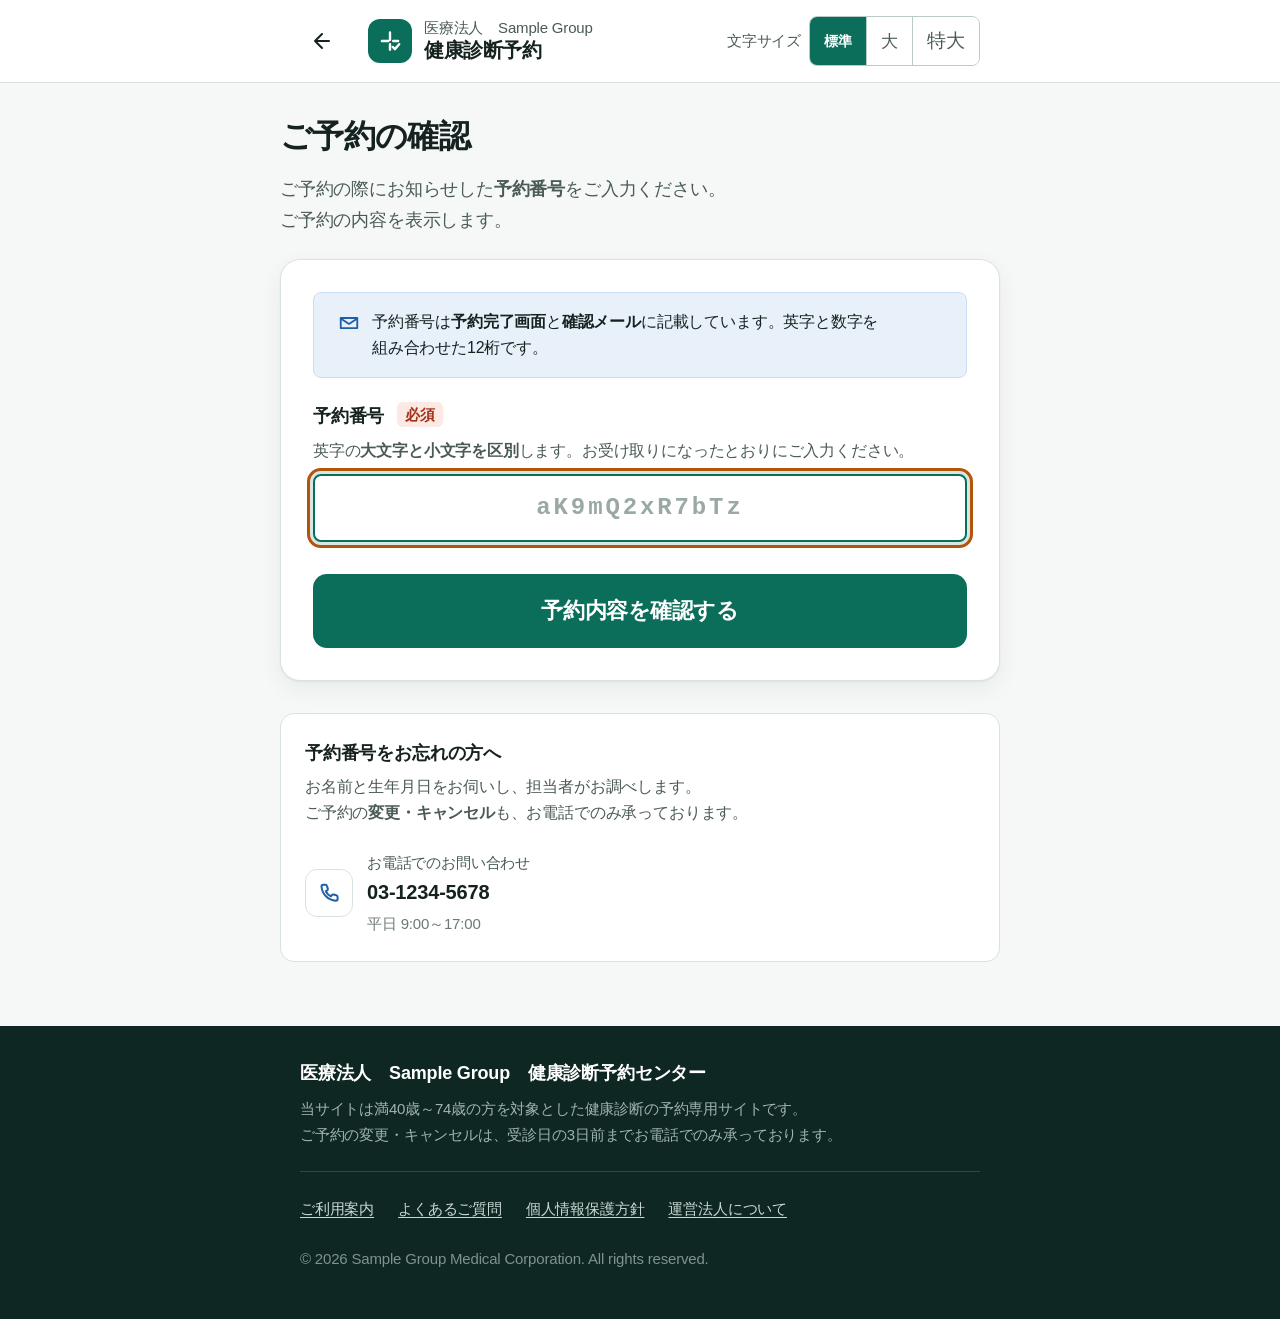
<file: frontend/lookup.html>
<!DOCTYPE html>
<html lang="ja">
<head>
  <meta charset="UTF-8">
  <meta name="viewport" content="width=device-width, initial-scale=1, viewport-fit=cover">
  <meta name="description" content="予約番号で健康診断のご予約内容を確認できます。ご予約の変更・キャンセルはお電話でのみ承ります。">
  <meta name="theme-color" content="#0B6E5B">
  <link rel="icon" type="image/svg+xml" href="assets/images/favicon.svg">
  <title>ご予約の確認｜健康診断予約</title>

  <link rel="stylesheet" href="assets/css/tokens.css">
  <link rel="stylesheet" href="assets/css/base.css">
  <link rel="stylesheet" href="assets/css/main.css">
  <link rel="stylesheet" href="assets/css/form.css">
  <link rel="stylesheet" href="assets/css/apply.css">
  <link rel="stylesheet" href="assets/css/lookup.css">
</head>
<body>

  <a class="skip-link" href="#main">本文へ移動</a>

  <!-- ======================================================================
       헤더
       ====================================================================== -->
  <header class="site-header">
    <div class="container site-header__inner">

      <div class="site-header__left">
        <a href="javascript:history.back()" class="btn-back" aria-label="前のページへ戻る" title="戻る">
          <svg width="24" height="24" viewBox="0 0 24 24" fill="none" stroke="currentColor" stroke-width="2" stroke-linecap="round" stroke-linejoin="round">
            <path d="M19 12H5M12 19l-7-7 7-7"/>
          </svg>
        </a>
        <a class="brand" href="./index.html">
          <span class="brand__mark" aria-hidden="true">
            <svg viewBox="0 0 24 24" fill="none" stroke="currentColor" stroke-width="2.2"
                 stroke-linecap="round" stroke-linejoin="round">
              <path d="M12 4v7M12 15v5M4.5 12h6M15 12h4.5"></path>
              <path d="M14.5 17.5l2 2 4-4.5"></path>
            </svg>
          </span>
          <span class="brand__text">
            <span class="brand__org">医療法人　Sample Group</span>
            <span class="brand__name">健康診断予約</span>
          </span>
        </a>
      </div>

      <div class="font-scale">
        <span class="font-scale__label" id="font-scale-label">文字サイズ</span>
        <div class="font-scale__group" role="group" aria-labelledby="font-scale-label">
          <button type="button" class="font-scale__btn"
                  data-scale="1" data-scale-label="標準" aria-pressed="true">標準</button>
          <button type="button" class="font-scale__btn"
                  data-scale="1.15" data-scale-label="大" aria-pressed="false">大</button>
          <button type="button" class="font-scale__btn"
                  data-scale="1.3" data-scale-label="特大" aria-pressed="false">特大</button>
        </div>
      </div>

      <p id="font-scale-status" class="sr-only" role="status" aria-live="polite"></p>

    </div>
  </header>

  <main id="main" class="page">
    <div class="container container--narrow">

      <!-- ==================================================================
           A. 예약번호 입력
           --------------------------------------------------------------
           받는 것은 **예약번호 하나뿐**이다. 생년월일이나 성함을 함께 묻지
           않는다. 예약번호는 무작위 12자·대소문자 구별이라 그 자체가 열쇠이며,
           성함·생년월일은 가족이라면 아는 값이라 열쇠가 되지 못한다.
           묻는 항목을 늘리면 고령 이용자의 실패만 늘어난다.
           ================================================================== -->
      <section id="step-input" aria-labelledby="page-title">

        <h1 class="page__title" id="page-title">ご予約の確認</h1>
        <p class="page__lead">
          ご予約の際にお知らせした<strong>予約番号</strong>をご入力ください。<br>
          ご予約の内容を表示します。
        </p>

        <div class="card">

          <p class="hint">
            <svg viewBox="0 0 24 24" fill="none" stroke="currentColor" stroke-width="2"
                 stroke-linecap="round" stroke-linejoin="round" aria-hidden="true">
              <path d="M3 6.5h18v11H3z"></path>
              <path d="M3 7l9 6 9-6"></path>
            </svg>
            <span>
              予約番号は<strong>予約完了画面</strong>と<strong>確認メール</strong>に記載しています。英字と数字を組み合わせた12桁です。
            </span>
          </p>

          <!-- 통신 실패 등 전역 오류 -->
          <p class="alert" id="global-alert" role="alert">
            <svg viewBox="0 0 24 24" fill="none" stroke="currentColor" stroke-width="2"
                 stroke-linecap="round" stroke-linejoin="round" aria-hidden="true">
              <circle cx="12" cy="12" r="9"></circle>
              <path d="M12 7.5v5M12 16h.01"></path>
            </svg>
            <span id="global-alert-text"></span>
          </p>

          <form id="lookup-form" novalidate>

            <div class="field field--first">
              <label class="field__label" for="res-no">
                予約番号 <span class="field__required">必須</span>
              </label>
              <p class="field__help">
                英字の<strong>大文字と小文字を区別</strong>します。お受け取りになったとおりにご入力ください。
              </p>
              <input class="input input--resno" id="res-no" name="reservation_no"
                     type="text" inputmode="text" maxlength="12"
                     autocomplete="off" autocapitalize="off"
                     autocorrect="off" spellcheck="false"
                     enterkeyhint="search" aria-invalid="false"
                     placeholder="aK9mQ2xR7bTz">
              <p class="field__error" id="err-res-no">
                <svg viewBox="0 0 24 24" fill="none" stroke="currentColor" stroke-width="2"
                     stroke-linecap="round" stroke-linejoin="round" aria-hidden="true">
                  <circle cx="12" cy="12" r="9"></circle>
                  <path d="M12 7.5v5M12 16h.01"></path>
                </svg>
                <span></span>
              </p>
              <p class="resno-count" id="resno-count" aria-live="polite"></p>
            </div>

            <div class="btn-row">
              <button class="btn btn--primary btn--lg" type="submit" id="submit-btn">
                <span class="btn__label">予約内容を確認する</span>
              </button>
            </div>

          </form>

        </div>

        <!-- 번호를 모르는 사람을 막다른 길에 두지 않는다 -->
        <div class="contact-box contact-box--plain">
          <p class="contact-box__title">予約番号をお忘れの方へ</p>
          <p class="contact-box__desc">
            お名前と生年月日をお伺いし、担当者がお調べします。<br>
            ご予約の<strong>変更・キャンセル</strong>も、<span class="keep">お電話でのみ</span>承っております。
          </p>
          <div class="contact-box__items">
            <div class="contact-box__item">
              <span class="contact-box__ico" aria-hidden="true">
                <svg viewBox="0 0 24 24" fill="none" stroke="currentColor" stroke-width="2"
                     stroke-linecap="round" stroke-linejoin="round">
                  <path d="M4.5 5.5c0-1 .8-1.8 1.8-1.8h2c.8 0 1.5.5 1.7 1.3l.8 2.6c.2.7 0 1.4-.6 1.8l-1.3 1a12.5 12.5 0 0 0 5 5l1-1.3c.4-.6 1.1-.8 1.8-.6l2.6.8c.8.2 1.3.9 1.3 1.7v2c0 1-.8 1.8-1.8 1.8A15.5 15.5 0 0 1 4.5 5.5z"></path>
                </svg>
              </span>
              <span>
                <span class="contact-box__k">お電話でのお問い合わせ</span>
                <strong class="contact-box__v" id="in-tel">03-1234-5678</strong>
                <span class="contact-box__hours" id="in-hours">平日 9:00～17:00</span>
              </span>
            </div>
          </div>
        </div>

      </section>

      <!-- ==================================================================
           B. 조회 결과 — 읽기 전용
           --------------------------------------------------------------
           고칠 수 있는 것은 하나도 없다. 입력 칸도 「수정」 링크도 두지 않는다.
           있지도 않은 기능을 찾게 만드는 것이 문의의 근원이다. (P-9)
           ================================================================== -->
      <section id="step-result" class="is-hidden" aria-labelledby="rs-title" tabindex="-1">

        <h1 class="page__title" id="rs-title">ご予約の内容</h1>
        <p class="page__lead" id="rs-lead"></p>

        <!-- 예약번호 + 상태 -->
        <div class="rs-head">
          <div class="rs-head__no">
            <span class="rs-head__label">予約番号</span>
            <strong class="rs-head__value" id="rs-no"></strong>
          </div>
          <span class="rs-status" id="rs-status"></span>
        </div>

        <!-- 휴진 안내. 검진일이 통째로 닫힌 예약에만 보인다.
             예약번호 바로 아래에 두는 이유는, 이 화면에서 가장 먼저
             알아야 할 것이 「그 날 오시면 안 된다」이기 때문이다. -->
             
             
        <div class="holiday-alarm is-hidden" id="rs-holiday" role="alert">
          <p class="holiday-alarm__title">
            <span class="holiday-alarm__mark" aria-hidden="true">!</span>
            この日は健診を実施しないことになりました
          </p>
          <p class="holiday-alarm__desc">
            担当者からお電話でご連絡し、新しい日程をご相談します。ご予約がなくなったわけではありませんので、ご安心ください。
          </p>
          <p class="holiday-alarm__tel">
            まだご連絡が届いていない場合は
            <a id="rs-holiday-tel" href="#"></a>
            <span id="rs-holiday-hours"></span>
          </p>
        </div>

        <!-- 검진 일시 · 장소 -->
        <section class="sumsec" aria-labelledby="rs-slot-heading">
          <div class="sumsec__head">
            <span class="sumsec__ico" aria-hidden="true">
              <svg viewBox="0 0 24 24" fill="none" stroke="currentColor" stroke-width="2"
                   stroke-linecap="round" stroke-linejoin="round">
                <path d="M4 21V9l8-5 8 5v12"></path>
                <path d="M9 21v-6h6v6"></path>
                <path d="M12 7v4M10 9h4"></path>
              </svg>
            </span>
            <h2 class="sumsec__title" id="rs-slot-heading">受診日時・会場</h2>
          </div>
          <dl class="datalist datalist--tight" id="rs-slot"></dl>
        </section>

        <!-- 신청 내용 -->
        <section class="sumsec" aria-labelledby="rs-person-heading">
          <div class="sumsec__head">
            <span class="sumsec__ico" aria-hidden="true">
              <svg viewBox="0 0 24 24" fill="none" stroke="currentColor" stroke-width="2"
                   stroke-linecap="round" stroke-linejoin="round">
                <circle cx="12" cy="8" r="4"></circle>
                <path d="M4 21c0-4 3.6-6.5 8-6.5s8 2.5 8 6.5"></path>
              </svg>
            </span>
            <h2 class="sumsec__title" id="rs-person-heading">お申し込み内容</h2>
          </div>
          <dl class="datalist datalist--tight" id="rs-person"></dl>
        </section>

        <!-- 옵션 검사 -->
        <section class="sumsec" aria-labelledby="rs-option-heading">
          <div class="sumsec__head">
            <span class="sumsec__ico" aria-hidden="true">
              <svg viewBox="0 0 24 24" fill="none" stroke="currentColor" stroke-width="2"
                   stroke-linecap="round" stroke-linejoin="round">
                <path d="M9 4h6l1 3h3v13H5V7h3z"></path>
                <path d="M9 12h6M9 16h4"></path>
              </svg>
            </span>
            <h2 class="sumsec__title" id="rs-option-heading">オプション検査</h2>
          </div>
          <div id="rs-option"></div>
        </section>

        <!-- ==============================================================
             변경 · 취소 안내
             「이 사이트에서는 못 한다」로 끝내지 않는다. 없는 기능을 찾게
             만드는 것 자체가 문의의 근원이다. 어디로 전화하면 되는지를
             번호와 함께 크게 보여 준다. (BR-10 / P-9)
             ============================================================== -->
        <div class="change-box">
          <p class="change-box__title">
            <svg viewBox="0 0 24 24" fill="none" stroke="currentColor" stroke-width="2.2"
                 stroke-linecap="round" stroke-linejoin="round" aria-hidden="true">
              <circle cx="12" cy="12" r="9"></circle>
              <path d="M12 11v5M12 8h.01"></path>
            </svg>
            <span>ご予約の変更・キャンセルを<span class="keep">ご希望の方へ</span></span>
          </p>
          <p class="change-box__desc" id="rs-change-notice"></p>

          <div class="change-box__tels">
            <div class="change-box__tel" id="rs-hospital-box">
              <span class="change-box__k">受診会場</span>
              <strong class="change-box__name" id="rs-hospital-name"></strong>
              <div class="change-box__addr" id="rs-hospital-address"></div>
              <a class="change-box__v" id="rs-hospital-tel" href="#"></a>
            </div>
            <div class="change-box__tel">
              <span class="change-box__k">予約センター</span>
              <strong class="change-box__name">健康診断予約センター</strong>
              <a class="change-box__v" id="rs-contact-tel" href="#"></a>
              <span class="change-box__hours" id="rs-contact-hours"></span>
            </div>
          </div>
        </div>

        <p class="rs-note" id="rs-viewable"></p>

        <div class="btn-row btn-row--inline">
          <button class="btn btn--primary" type="button" id="print-btn">
            <svg viewBox="0 0 24 24" fill="none" stroke="currentColor" stroke-width="2.2"
                 stroke-linecap="round" stroke-linejoin="round" aria-hidden="true">
              <path d="M7 9V4h10v5"></path>
              <path d="M5 9h14a2 2 0 012 2v5h-4v4H7v-4H3v-5a2 2 0 012-2z"></path>
            </svg>
            <span>この画面を印刷する</span>
          </button>
          <button class="btn btn--primary" type="button" id="email-btn">
            <svg viewBox="0 0 24 24" fill="none" stroke="currentColor" stroke-width="2.2"
                 stroke-linecap="round" stroke-linejoin="round" aria-hidden="true">
              <path d="M4 4h16c1.1 0 2 .9 2 2v12c0 1.1-.9 2-2 2H4c-1.1 0-2-.9-2-2V6c0-1.1.9-2 2-2z"></path>
              <polyline points="22,6 12,13 2,6"></polyline>
            </svg>
            <span><span class="nobr">メールで確認リンクを</span><span class="nobr">受け取る</span></span>
          </button>
        </div>

        <div id="email-error-msg" style="text-align: center; color: var(--color-danger); font-size: 14px; margin-top: 8px; display: none;">メールアドレスが登録されていない予約です。</div>

        <div class="btn-row btn-row--inline">
          <button class="btn btn--ghost" type="button" id="again-btn">
            別の予約番号で確認する
          </button>
          <a class="btn btn--ghost" href="./index.html">最初の画面へ</a>
        </div>

      </section>

      <p class="sr-only" id="live-status" role="status" aria-live="polite"></p>

    </div>
  </main>

  <footer class="site-footer">
    <div class="container">
      <p class="site-footer__name">医療法人　Sample Group　健康診断予約センター</p>
      <p class="site-footer__desc">
        当サイトは満40歳～74歳の方を対象とした健康診断の予約専用サイトです。<br>
        ご予約の変更・キャンセルは、受診日の3日前まで<span class="keep">お電話でのみ</span>承っております。
      </p>

      <nav class="site-footer__links" aria-label="サイト情報">
        <a href="index.html#steps-heading">ご利用案内</a>
        <a href="faq.html">よくあるご質問</a>
        <a href="privacy.html">個人情報保護方針</a>
        <a href="https://example.com/" target="_blank" rel="noopener noreferrer">運営法人について</a>
      </nav>

      <p class="site-footer__copy">© 2026 Sample Group Medical Corporation. All rights reserved.</p>
    </div>
  </footer>

  <script src="assets/js/site-auth.js"></script>
  <script src="assets/js/font-scale.js"></script>
  <script src="assets/js/keep-text.js"></script>
  <script src="assets/js/lookup.js"></script>
</body>
</html>
</file>
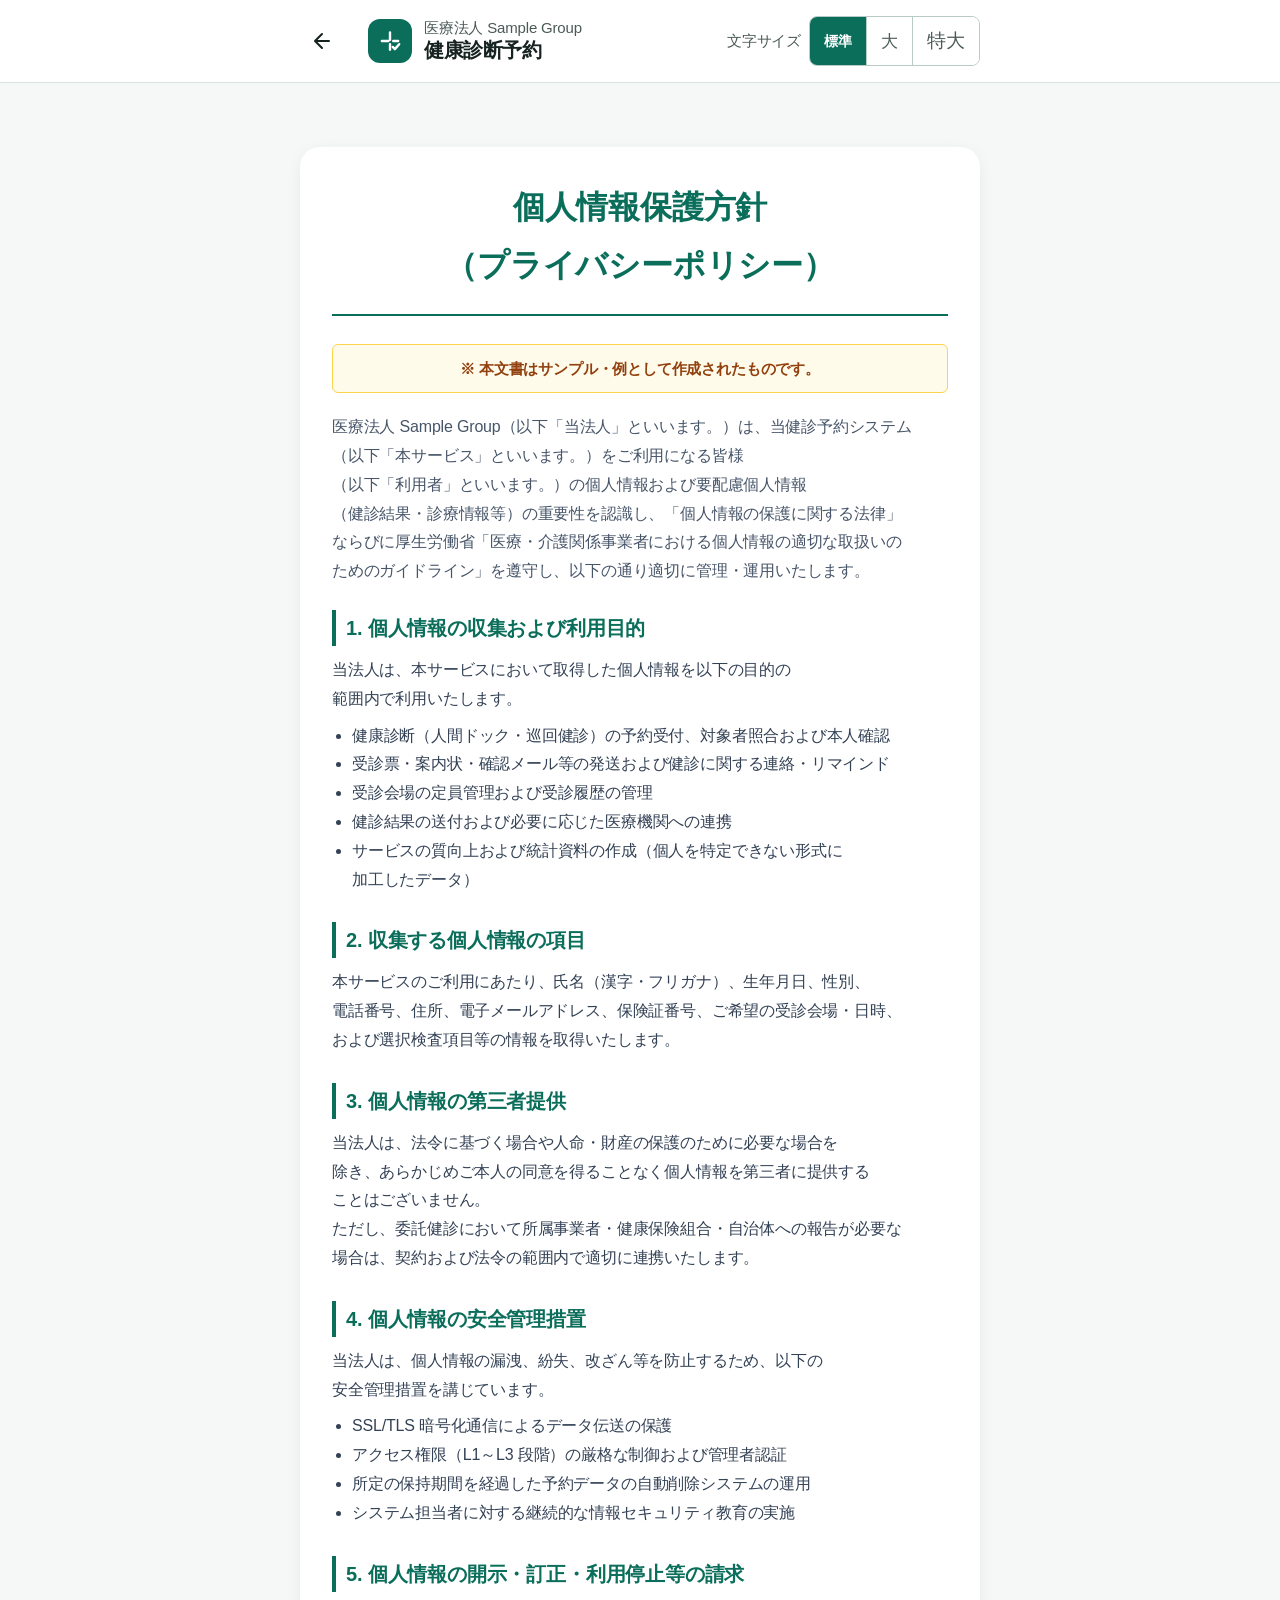
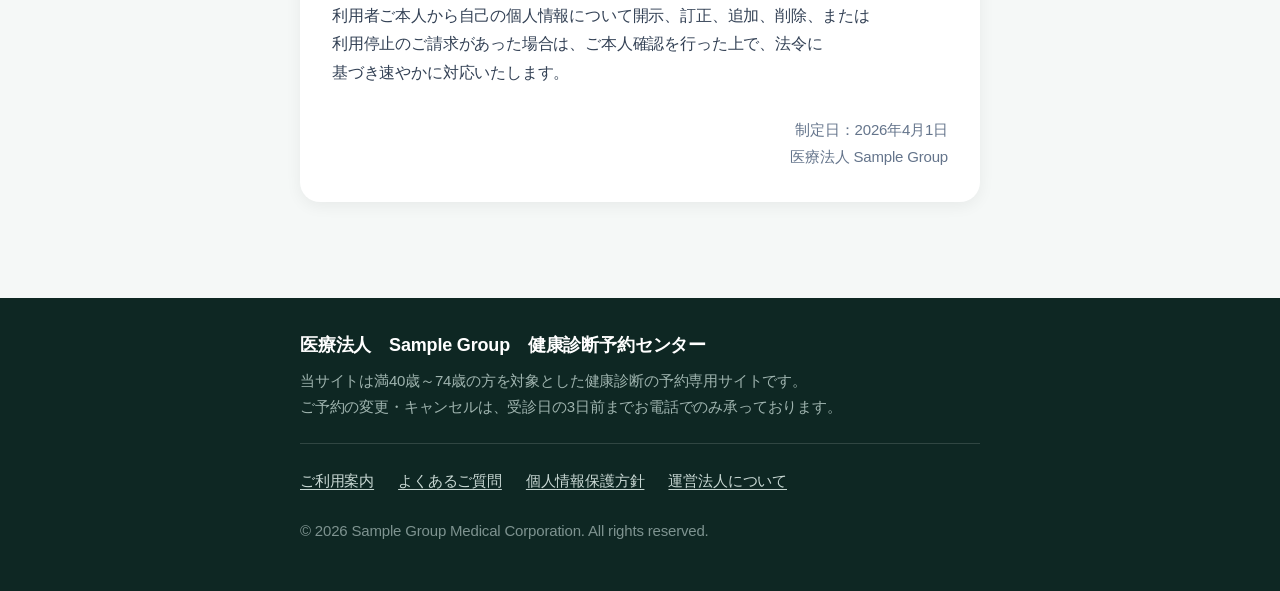
<file: frontend/privacy.html>
<!DOCTYPE html>
<html lang="ja">
<head>
  <meta charset="UTF-8">
  <meta name="viewport" content="width=device-width, initial-scale=1, viewport-fit=cover">
  <meta name="description" content="医療法人 Sample Group 健康診断予約システムの個人情報保護方針（プライバシーポリシー）です。">
  <meta name="theme-color" content="#0B6E5B">
  <link rel="icon" type="image/svg+xml" href="assets/images/favicon.svg">
  <title>個人情報保護方針 | 健康診断予約</title>

  <link rel="stylesheet" href="assets/css/tokens.css">
  <link rel="stylesheet" href="assets/css/base.css">
  <link rel="stylesheet" href="assets/css/main.css">
  <link rel="stylesheet" href="assets/css/form.css">
  <style>
    .privacy-card {
      background: #ffffff;
      border-radius: var(--radius-lg, 12px);
      padding: var(--sp-4, 24px);
      box-shadow: 0 4px 16px rgba(0, 0, 0, 0.06);
      margin-block: var(--sp-4, 24px);
      color: #1E293B;
      line-height: 1.8;
    }
    .privacy-header {
      text-align: center;
      margin-bottom: 28px;
      border-bottom: 2px solid #0B6E5B;
      padding-bottom: 20px;
    }
    .privacy-header h1 {
      /* 文字サイズ調整（--font-scale）に対応するためCSS変数を使用 */
         
      /* 좁은 화면 + 「特大」에서는 「（プライバシー」 한 덩어리도 한 줄에 못 들어가
         단어 중간에서 꺾인다. 화면 폭을 넘지 않는 크기로 줄인다. */
      font-size: min(var(--fs-h1), 9vw);
      color: #0B6E5B;
      font-weight: bold;
      margin: 0;
    }
    .privacy-section {
      margin-bottom: 28px;
    }
    .privacy-section h2 {
      font-size: var(--fs-lead);
      color: #0B6E5B;
      border-left: 4px solid #0B6E5B;
      padding-left: 10px;
      margin-bottom: 10px;
      font-weight: bold;
    }
    .privacy-section p, .privacy-section ul {
      font-size: var(--fs-small);
      color: #334155;
      margin-bottom: 8px;
    }
    .privacy-section ul {
      padding-left: 20px;
      list-style-type: disc;
    }
  </style>
</head>
<body>

  <a class="skip-link" href="#main">本文へ移動</a>

  <!-- ======================================================================
       헤더
       ====================================================================== -->
  <header class="site-header">
    <div class="container site-header__inner">

      <div class="site-header__left">
        <a href="javascript:history.back()" class="btn-back" aria-label="前のページへ戻る" title="戻る">
          <svg width="24" height="24" viewBox="0 0 24 24" fill="none" stroke="currentColor" stroke-width="2" stroke-linecap="round" stroke-linejoin="round">
            <path d="M19 12H5M12 19l-7-7 7-7"/>
          </svg>
        </a>
        <a class="brand" href="./index.html">
          <span class="brand__mark" aria-hidden="true">
            <svg viewBox="0 0 24 24" fill="none" stroke="currentColor" stroke-width="2.2"
                 stroke-linecap="round" stroke-linejoin="round">
              <path d="M12 4v7M12 15v5M4.5 12h6M15 12h4.5"></path>
              <path d="M14.5 17.5l2 2 4-4.5"></path>
            </svg>
          </span>
          <span class="brand__text">
            <span class="brand__org">医療法人 Sample Group</span>
            <span class="brand__name">健康診断予約</span>
          </span>
        </a>
      </div>

      <div class="font-scale">
        <span class="font-scale__label" id="font-scale-label">文字サイズ</span>
        <div class="font-scale__group" role="group" aria-labelledby="font-scale-label">
          <button type="button" class="font-scale__btn"
                  data-scale="1" data-scale-label="標準" aria-pressed="true">標準</button>
          <button type="button" class="font-scale__btn"
                  data-scale="1.15" data-scale-label="大" aria-pressed="false">大</button>
          <button type="button" class="font-scale__btn"
                  data-scale="1.3" data-scale-label="特大" aria-pressed="false">特大</button>
        </div>
      </div>

      <p id="font-scale-status" class="sr-only" role="status" aria-live="polite"></p>

    </div>
  </header>

  <main id="main" class="page">
    <div class="container container--narrow">

      <article class="privacy-card">
        
        <div class="privacy-header">
          <h1><span class="keep">個人情報</span><span class="keep">保護方針</span><br><span class="keep">（プライバシー</span><span class="keep">ポリシー）</span></h1>
        </div>

        <div style="background: #FFFBEB; border: 1px solid #FCD34D; color: #92400E; padding: 10px 16px; border-radius: 6px; font-size: var(--fs-caption); font-weight: bold; margin-bottom: 20px; text-align: center;">
          ※ 本文書はサンプル・例として作成されたものです。
        </div>

        <p style="font-size: var(--fs-small); color: #475569; margin-bottom: 24px;">
          医療法人 Sample Group（以下「当法人」といいます。）は、当健診予約システム（以下「本サービス」といいます。）をご利用になる皆様（以下「利用者」といいます。）の個人情報および要配慮個人情報（健診結果・診療情報等）の重要性を認識し、「個人情報の保護に関する法律」ならびに厚生労働省「医療・介護関係事業者における個人情報の適切な取扱いのためのガイドライン」を遵守し、以下の通り適切に管理・運用いたします。
        </p>

        <!-- 1. 利用目的 -->
        <section class="privacy-section">
          <h2>1. 個人情報の収集および利用目的</h2>
          <p>当法人は、本サービスにおいて取得した個人情報を以下の目的の範囲内で利用いたします。</p>
          <ul>
            <li>健康診断（人間ドック・巡回健診）の予約受付、対象者照合および本人確認</li>
            <li>受診票・案内状・確認メール等の発送および健診に関する連絡・リマインド</li>
            <li>受診会場の定員管理および受診履歴の管理</li>
            <li>健診結果の送付および必要に応じた医療機関への連携</li>
            <li>サービスの質向上および統計資料の作成（個人を特定できない形式に加工したデータ）</li>
          </ul>
        </section>

        <!-- 2. 収集する個人情報 -->
        <section class="privacy-section">
          <h2>2. 収集する個人情報の項目</h2>
          <p>
            本サービスのご利用にあたり、氏名（漢字・フリガナ）、<span class="keep">生年月日、</span>性別、電話番号、住所、電子メールアドレス、保険証番号、ご希望の受診会場・日時、および選択検査項目等の情報を取得いたします。
          </p>
        </section>

        <!-- 3. 第三者提供 -->
        <section class="privacy-section">
          <h2>3. 個人情報の第三者提供</h2>
          <p>
            当法人は、法令に基づく場合や人命・財産の保護のために必要な場合を除き、あらかじめご本人の同意を得ることなく個人情報を第三者に提供することはございません。<br>
            ただし、委託健診において所属事業者・健康保険組合・自治体への報告が必要な場合は、契約および法令の範囲内で適切に連携いたします。
          </p>
        </section>

        <!-- 4. 安全管理措置 -->
        <section class="privacy-section">
          <h2>4. 個人情報の安全管理措置</h2>
          <p>当法人は、個人情報の漏洩、紛失、改ざん等を防止するため、以下の安全管理措置を講じています。</p>
          <ul>
            <li>SSL/TLS 暗号化通信によるデータ伝送の保護</li>
            <li>アクセス権限（L1～L3 段階）の厳格な制御および管理者認証</li>
            <li>所定の保持期間を経過した予約データの自動削除システムの運用</li>
            <li>システム担当者に対する継続的な情報セキュリティ<span class="keep">教育の実施</span></li>
          </ul>
        </section>

        <!-- 5. 開示・訂正・利用停止 -->
        <section class="privacy-section">
          <h2>5. 個人情報の開示・訂正・利用停止等の請求</h2>
          <p>
            利用者ご本人から自己の個人情報について開示、訂正、追加、削除、または利用停止のご請求があった場合は、<span class="keep">ご本人確認</span>を行った上で、法令に基づき速やかに対応いたします。
          </p>
        </section>

        <div style="text-align: right; font-size: var(--fs-caption); color: #64748B; margin-top: 24px;">
          制定日：2026年4月1日<br>
          医療法人 Sample Group
        </div>

      </article>

    </div>
  </main>

  <footer class="site-footer">
    <div class="container">
      <p class="site-footer__name">医療法人　Sample Group　健康診断予約センター</p>
      <p class="site-footer__desc">
        当サイトは満40歳～74歳の方を対象とした健康診断の予約専用サイトです。<br>
        ご予約の変更・キャンセルは、受診日の3日前まで<span class="keep">お電話でのみ</span>承っております。
      </p>

      <nav class="site-footer__links" aria-label="サイト情報">
        <a href="index.html#steps-heading">ご利用案内</a>
        <a href="faq.html">よくあるご質問</a>
        <a href="privacy.html">個人情報保護方針</a>
        <a href="https://example.com/" target="_blank" rel="noopener noreferrer">運営法人について</a>
      </nav>

      <p class="site-footer__copy">© 2026 Sample Group Medical Corporation. All rights reserved.</p>
    </div>
  </footer>

  <script src="assets/js/site-auth.js"></script>
  <script src="assets/js/font-scale.js"></script>
  <script src="assets/js/keep-text.js"></script>
</body>
</html>
</file>
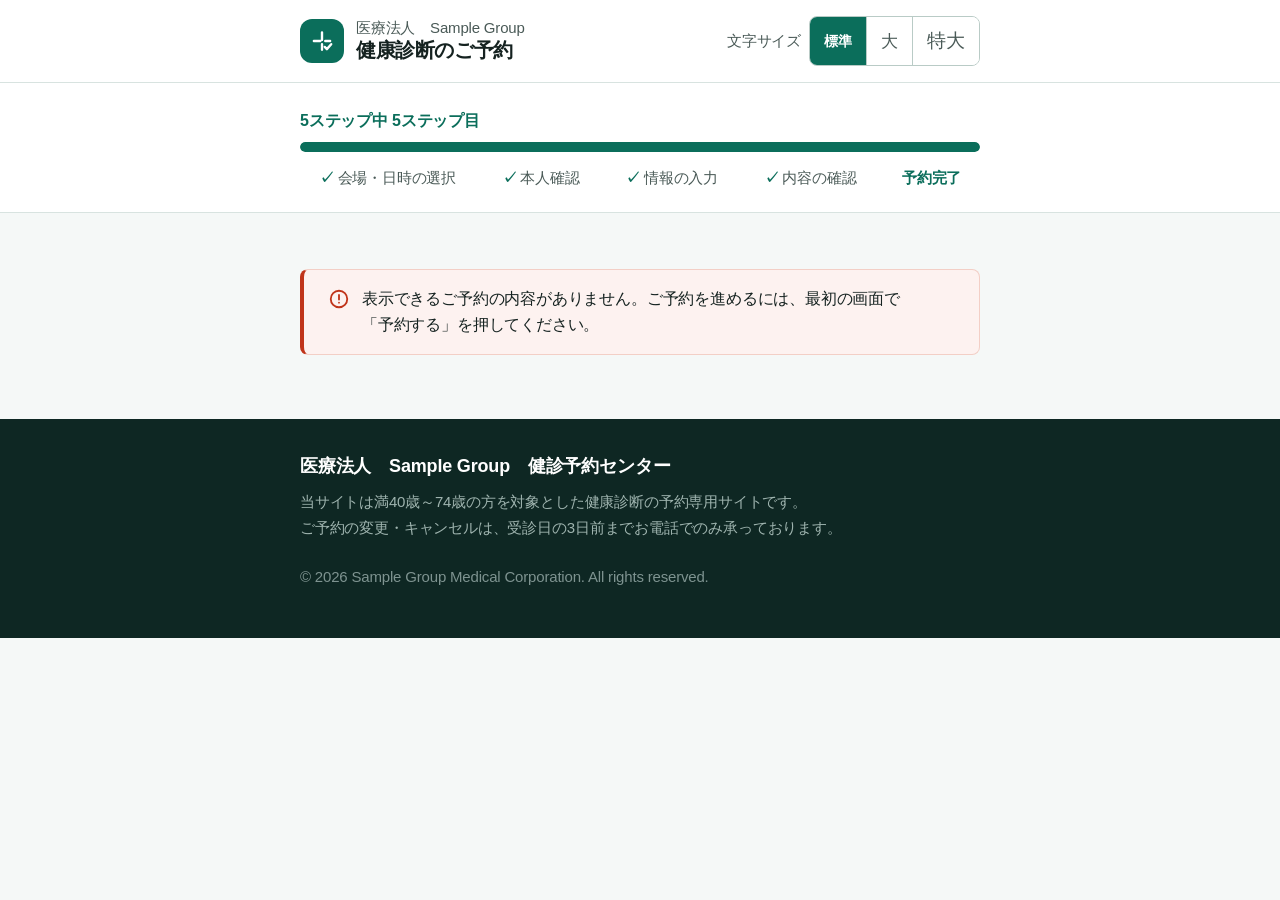
<file: frontend/reserve/complete.html>
<!DOCTYPE html>
<html lang="ja">

<head>
  <meta charset="UTF-8">
  <meta name="viewport" content="width=device-width, initial-scale=1, viewport-fit=cover">
  <meta name="description" content="健康診断のご予約が完了しました。予約番号をご確認のうえ、受診日まで大切に保管してください。">
  <meta name="theme-color" content="#0B6E5B">
  <link rel="icon" type="image/svg+xml" href="../assets/images/favicon.svg">
  <title>予約完了｜健康診断のご予約</title>

  <link rel="stylesheet" href="../assets/css/tokens.css?v=20260904">
  <link rel="stylesheet" href="../assets/css/base.css?v=20260928b">
  <link rel="stylesheet" href="../assets/css/main.css?v=20260916">
  <link rel="stylesheet" href="../assets/css/form.css?v=20260928d">
  <link rel="stylesheet" href="../assets/css/apply.css?v=20260928d">
  <link rel="stylesheet" href="../assets/css/complete.css?v=20260928c">
</head>

<body>

  <a class="skip-link" href="#main">本文へ移動</a>

  <!-- ======================================================================
       ヘッダー
       ====================================================================== -->
  <header class="site-header">
    <div class="container site-header__inner">

      <a class="brand" href="../index.html">
        <span class="brand__mark" aria-hidden="true">
          <svg viewBox="0 0 24 24" fill="none" stroke="currentColor" stroke-width="2.2" stroke-linecap="round"
            stroke-linejoin="round">
            <path d="M12 4v7M12 15v5M4.5 12h6M15 12h4.5"></path>
            <path d="M14.5 17.5l2 2 4-4.5"></path>
          </svg>
        </span>
        <span class="brand__text">
          <span class="brand__org">医療法人　Sample Group</span>
          <span class="brand__name">健康診断のご予約</span>
        </span>
      </a>

      <div class="font-scale">
        <span class="font-scale__label" id="font-scale-label">文字サイズ</span>
        <div class="font-scale__group" role="group" aria-labelledby="font-scale-label">
          <button type="button" class="font-scale__btn" data-scale="1" data-scale-label="標準"
            aria-pressed="true">標準</button>
          <button type="button" class="font-scale__btn" data-scale="1.15" data-scale-label="大"
            aria-pressed="false">大</button>
          <button type="button" class="font-scale__btn" data-scale="1.3" data-scale-label="特大"
            aria-pressed="false">特大</button>
        </div>
      </div>

      <p id="font-scale-status" class="sr-only" role="status" aria-live="polite"></p>

    </div>
  </header>

  <!-- ======================================================================
       進行状況表示 — ステップ 5 / 5（完了）
       ====================================================================== -->
  <div class="progress" data-step="done">
    <div class="container">
      <strong class="progress__count">5ステップ中 <span>5</span>ステップ目</strong>
      <div class="progress__bar" role="progressbar" aria-valuenow="5" aria-valuemin="1" aria-valuemax="5"
        aria-label="ご予約の進行状況">
        <div class="progress__fill" style="width: 100%"></div>
      </div>
      <ol class="progress__steps">
        <li class="progress__step is-done">会場・日時の選択</li>
        <li class="progress__step is-done">本人確認</li>
        <li class="progress__step is-done">情報の入力</li>
        <li class="progress__step is-done">内容の確認</li>
        <li class="progress__step" aria-current="step">予約完了</li>
      </ol>
    </div>
  </div>

  <main id="main" class="page">
    <div class="container">

      <!-- 予約未確定状態でのアクセス時の通知 -->
      <p class="alert" id="global-alert" role="alert">
        <svg viewBox="0 0 24 24" fill="none" stroke="currentColor" stroke-width="2" stroke-linecap="round"
          stroke-linejoin="round" aria-hidden="true">
          <circle cx="12" cy="12" r="9"></circle>
          <path d="M12 7.5v5M12 16h.01"></path>
        </svg>
        <span id="global-alert-text"></span>
      </p>

      <div id="done-body" class="is-hidden">

        <!-- ==============================================================
             ① 予約完了通知・予約番号表示（コピー・印刷機能）
             ============================================================== -->
        <section class="done" aria-labelledby="done-title">
          <span class="done__icon" aria-hidden="true">
            <svg viewBox="0 0 24 24" fill="none" stroke="currentColor" stroke-width="2.6" stroke-linecap="round"
              stroke-linejoin="round">
              <path d="M20 6L9 17l-5-5"></path>
            </svg>
          </span>
          <h1 class="done__title" id="done-title">ご予約が完了しました</h1>
          <p class="done__lead" id="done-lead"></p>

          <div class="resno">
            <span class="resno__label">予約番号</span>
            <strong class="resno__value" id="res-no">—</strong>
            <p class="resno__note">
              ご予約の内容を確認する際に必要です。
              <strong>この番号を必ずお控えいただくか、この画面を印刷してください。</strong>
            </p>
            <!-- 予約番号の英数字・大文字小文字区別に関する注記 -->
            <p class="resno__hint">
              英字の<strong>大文字と小文字を区別</strong>します。上に表示されているとおりにお書き写しください。
            </p>
          </div>

          <div class="done__tools">
            <button type="button" class="btn btn--primary" id="print-btn">
              <svg viewBox="0 0 24 24" fill="none" stroke="currentColor" stroke-width="2.2" stroke-linecap="round"
                stroke-linejoin="round" aria-hidden="true">
                <path d="M7 9V4h10v5"></path>
                <path d="M5 9h14a2 2 0 012 2v5h-4v4H7v-4H3v-5a2 2 0 012-2z"></path>
              </svg>
              <span>この画面を印刷する</span>
            </button>
            <button type="button" class="btn btn--ghost" id="copy-btn">
              <svg viewBox="0 0 24 24" fill="none" stroke="currentColor" stroke-width="2.2" stroke-linecap="round"
                stroke-linejoin="round" aria-hidden="true">
                <rect x="9" y="9" width="11" height="11" rx="2"></rect>
                <path d="M5 15V5a2 2 0 012-2h8"></path>
              </svg>
              <span>予約番号をコピー</span>
            </button>
          </div>
          <p class="done__copied" id="copy-result" role="status" aria-live="polite"></p>
        </section>

        <!-- ==============================================================
             ② 確認メール送信用のご案内（BR-11準拠）
             ============================================================== -->
        <div class="mail-warn" id="mail-warn">
          <svg viewBox="0 0 24 24" fill="none" stroke="currentColor" stroke-width="2" stroke-linecap="round"
            stroke-linejoin="round" aria-hidden="true">
            <path d="M3 6.5h18v11H3z"></path>
            <path d="M3 7l9 6 9-6"></path>
          </svg>
          <span class="mail-warn__text" id="mail-warn-text"></span>
        </div>

        <!-- ==============================================================
             ③ 健診日時・受診会場
             ============================================================== -->
        <section class="sumsec" aria-labelledby="sum-slot-heading">
          <div class="sumsec__head">
            <span class="sumsec__ico" aria-hidden="true">
              <svg viewBox="0 0 24 24" fill="none" stroke="currentColor" stroke-width="2" stroke-linecap="round"
                stroke-linejoin="round">
                <path d="M4 21V9l8-5 8 5v12"></path>
                <path d="M9 21v-6h6v6"></path>
                <path d="M12 7v4M10 9h4"></path>
              </svg>
            </span>
            <h2 class="sumsec__title" id="sum-slot-heading">受診日時・会場</h2>
          </div>
          <dl class="datalist datalist--tight" id="sum-slot"></dl>
        </section>

        <!-- ==============================================================
             ④ お申し込み内容
             ============================================================== -->
        <section class="sumsec" aria-labelledby="sum-person-heading">
          <div class="sumsec__head">
            <span class="sumsec__ico" aria-hidden="true">
              <svg viewBox="0 0 24 24" fill="none" stroke="currentColor" stroke-width="2" stroke-linecap="round"
                stroke-linejoin="round">
                <circle cx="12" cy="8.5" r="3.8"></circle>
                <path d="M4.5 20a7.5 7.5 0 0115 0"></path>
              </svg>
            </span>
            <h2 class="sumsec__title" id="sum-person-heading">お申し込み内容</h2>
          </div>
          <dl class="datalist datalist--tight" id="sum-person"></dl>
        </section>

        <!-- ==============================================================
             ⑤ オプション検査
             ============================================================== -->
        <section class="sumsec" aria-labelledby="sum-option-heading">
          <div class="sumsec__head">
            <span class="sumsec__ico" aria-hidden="true">
              <svg viewBox="0 0 24 24" fill="none" stroke="currentColor" stroke-width="2" stroke-linecap="round"
                stroke-linejoin="round">
                <path d="M5 6.5h14M5 12h14M5 17.5h9"></path>
              </svg>
            </span>
            <h2 class="sumsec__title" id="sum-option-heading">オプション検査</h2>
          </div>
          <div id="sum-option"></div>
        </section>

        <!-- ==============================================================
             ⑥ 当日の持ち物・受診前のご注意事項
             ============================================================== -->
        <section class="sumsec" aria-labelledby="bring-heading">
          <div class="sumsec__head">
            <span class="sumsec__ico" aria-hidden="true">
              <svg viewBox="0 0 24 24" fill="none" stroke="currentColor" stroke-width="2" stroke-linecap="round"
                stroke-linejoin="round">
                <rect x="3" y="7" width="18" height="13" rx="2"></rect>
                <path d="M9 7V5h6v2"></path>
              </svg>
            </span>
            <h2 class="sumsec__title" id="bring-heading">受診当日の持ち物</h2>
          </div>
          <ul class="bring" id="bring-list">
            <li class="bring__item">健康保険証</li>
            <li class="bring__item">予約番号がわかるもの<span class="keep">(この画面の印刷またはお控え)</span></li>
          </ul>
        </section>

        <!-- ==============================================================
             ⑦ ご予約の変更・キャンセルについて（お電話受付・BR-10準拠）
             ============================================================== -->
        <div class="notice notice--final">
          <svg viewBox="0 0 24 24" fill="none" stroke="currentColor" stroke-width="2" stroke-linecap="round"
            stroke-linejoin="round" aria-hidden="true">
            <circle cx="12" cy="12" r="9"></circle>
            <path d="M12 7.5v5M12 16h.01"></path>
          </svg>
          <p class="notice__text" id="cancel-note"></p>
        </div>

        <!-- ==============================================================
             ⑧ お問い合わせ窓口
             ============================================================== -->
        <div class="contact-box">
          <p class="contact-box__title">お問い合わせ先</p>
          <div class="contact-box__items">
            <p class="contact-box__item">
              <span class="contact-box__k">電話</span>
              <span class="contact-box__v" id="contact-tel">—</span>
            </p>
            <p class="contact-box__item">
              <span class="contact-box__k">メール</span>
              <span class="contact-box__v" id="contact-email">—</span>
            </p>
            <p class="contact-box__item">
              <span class="contact-box__k">受付時間</span>
              <span class="contact-box__v" id="contact-hours">—</span>
            </p>
          </div>
        </div>

        <div class="btn-row btn-row--inline done__home">
          <a class="btn btn--ghost" href="../index.html">最初の画面へ</a>
        </div>

      </div>

      <p class="sr-only" id="live-status" role="status" aria-live="polite"></p>

    </div>
  </main>

  <footer class="site-footer">
    <div class="container">
      <p class="site-footer__name">医療法人　Sample Group　健診予約センター</p>
      <p class="site-footer__desc">
        当サイトは満40歳～74歳の方を対象とした健康診断の予約専用サイトです。<br>
        ご予約の変更・キャンセルは、受診日の3日前まで<span class="keep">お電話でのみ</span>承っております。
      </p>

      <p class="site-footer__copy">© 2026 Sample Group Medical Corporation. All rights reserved.</p>
    </div>
  </footer>

  <script src="../assets/js/site-auth.js?v=20260928"></script>
  <script src="../assets/js/font-scale.js?v=20260904"></script>
  <script src="../assets/js/keep-text.js?v=20260928g"></script>
  <script src="../assets/js/flow.js?v=20260904"></script>
  <script src="../assets/js/complete.js?v=20260928b"></script>
</body>

</html>
</file>
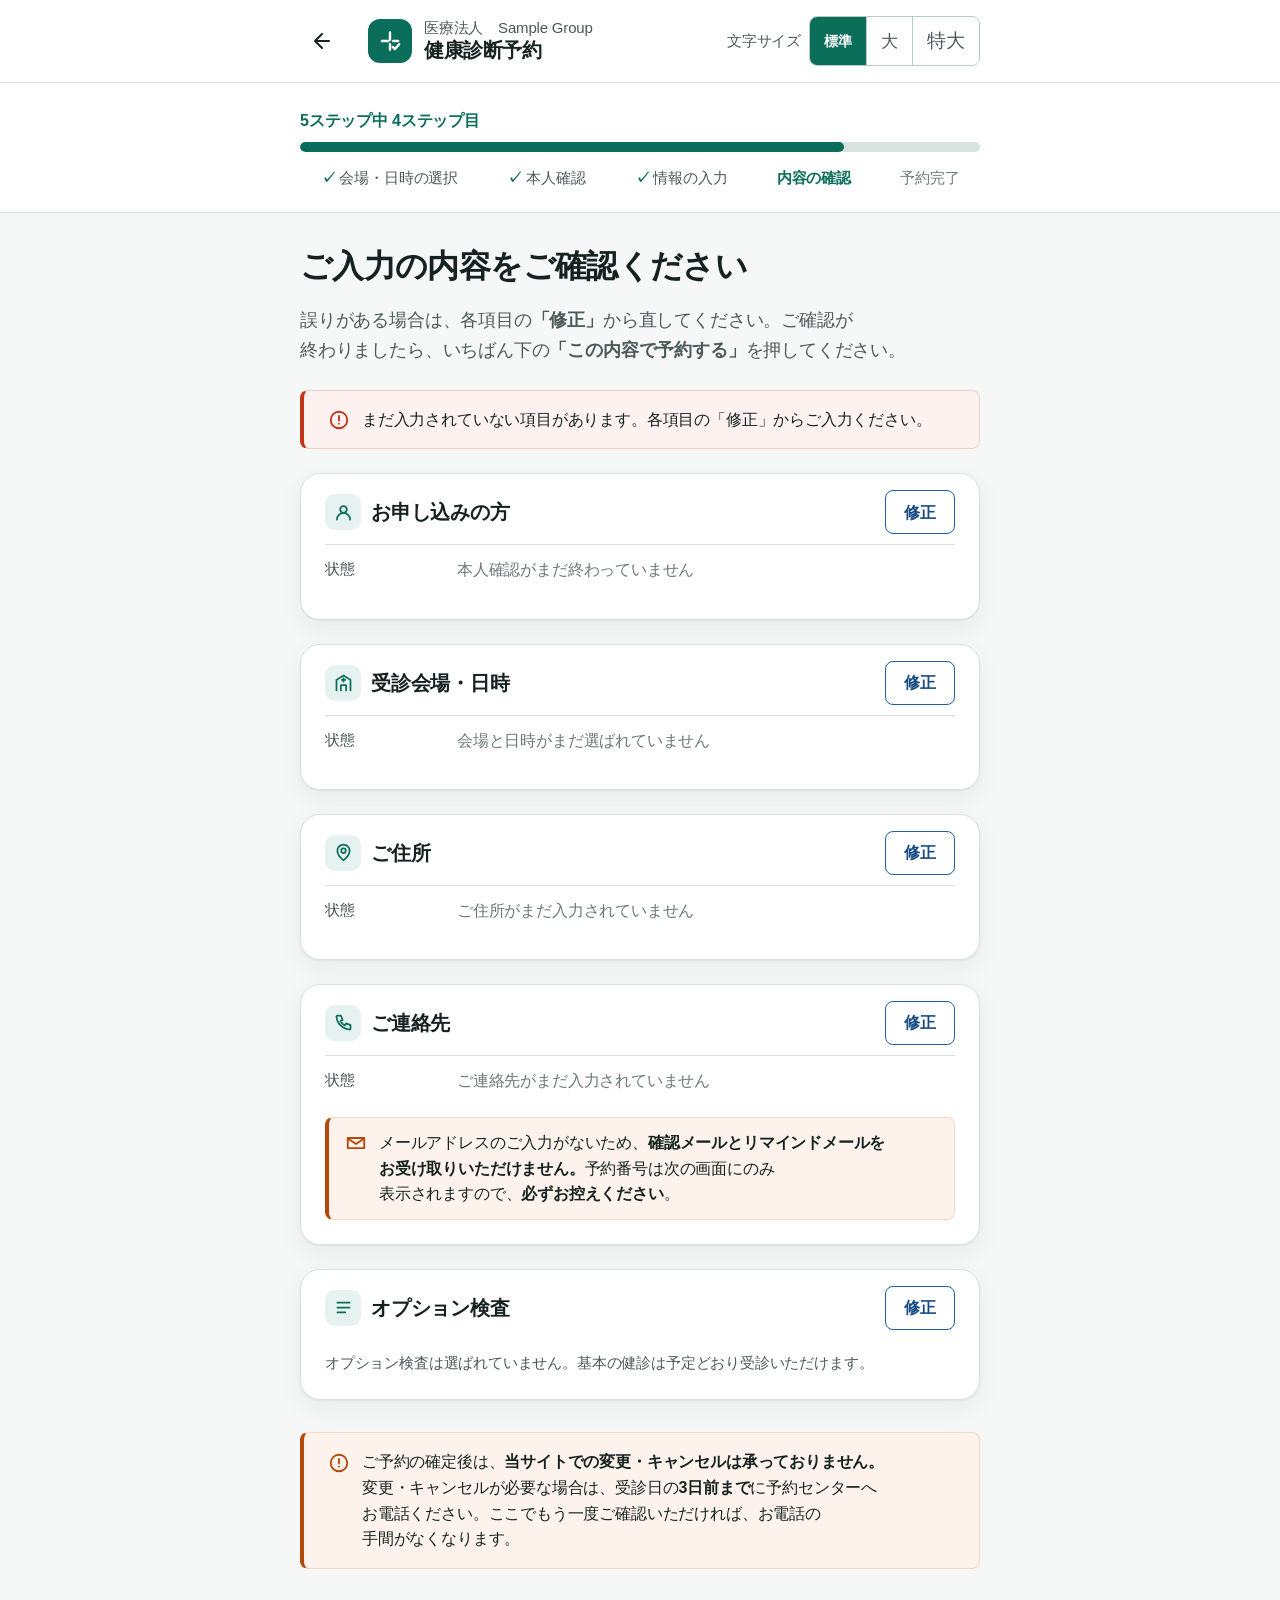
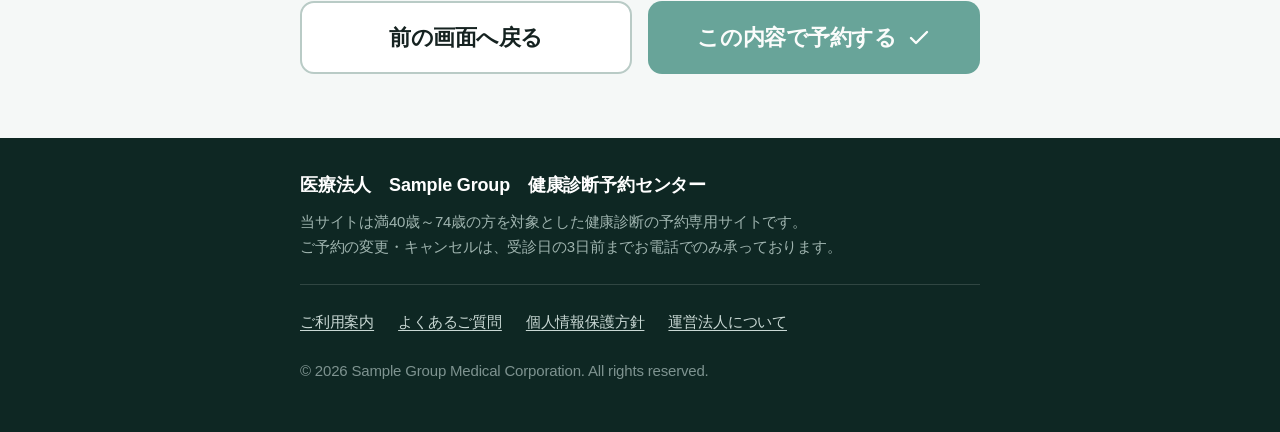
<file: frontend/reserve/confirm.html>
<!DOCTYPE html>
<html lang="ja">
<head>
  <meta charset="UTF-8">
  <meta name="viewport" content="width=device-width, initial-scale=1, viewport-fit=cover">
  <meta name="description" content="健康診断予約 4/5 — 入力内容の確認。ご予約の前にすべての内容をご確認いただき、必要な項目を修正できます。">
  <meta name="theme-color" content="#0B6E5B">
  <link rel="icon" type="image/svg+xml" href="../assets/images/favicon.svg">
  <title>入力内容の確認｜健康診断予約</title>

  <link rel="stylesheet" href="../assets/css/tokens.css">
  <link rel="stylesheet" href="../assets/css/base.css">
  <link rel="stylesheet" href="../assets/css/main.css">
  <link rel="stylesheet" href="../assets/css/form.css">
  <link rel="stylesheet" href="../assets/css/apply.css">
</head>
<body>

  <a class="skip-link" href="#main">本文へ移動</a>

  <!-- ======================================================================
       헤더
       ====================================================================== -->
  <header class="site-header">
    <div class="container site-header__inner">

      <div class="site-header__left">
        <a href="javascript:history.back()" class="btn-back" aria-label="前のページへ戻る" title="戻る">
          <svg width="24" height="24" viewBox="0 0 24 24" fill="none" stroke="currentColor" stroke-width="2" stroke-linecap="round" stroke-linejoin="round">
            <path d="M19 12H5M12 19l-7-7 7-7"/>
          </svg>
        </a>
        <a class="brand" href="../index.html">
          <span class="brand__mark" aria-hidden="true">
            <svg viewBox="0 0 24 24" fill="none" stroke="currentColor" stroke-width="2.2"
                 stroke-linecap="round" stroke-linejoin="round">
              <path d="M12 4v7M12 15v5M4.5 12h6M15 12h4.5"></path>
              <path d="M14.5 17.5l2 2 4-4.5"></path>
            </svg>
          </span>
          <span class="brand__text">
            <span class="brand__org">医療法人　Sample Group</span>
            <span class="brand__name">健康診断予約</span>
          </span>
        </a>
      </div>


      <div class="font-scale">
        <span class="font-scale__label" id="font-scale-label">文字サイズ</span>
        <div class="font-scale__group" role="group" aria-labelledby="font-scale-label">
          <button type="button" class="font-scale__btn"
                  data-scale="1" data-scale-label="標準" aria-pressed="true">標準</button>
          <button type="button" class="font-scale__btn"
                  data-scale="1.15" data-scale-label="大" aria-pressed="false">大</button>
          <button type="button" class="font-scale__btn"
                  data-scale="1.3" data-scale-label="特大" aria-pressed="false">特大</button>
        </div>
      </div>

      <p id="font-scale-status" class="sr-only" role="status" aria-live="polite"></p>

    </div>
  </header>

  <!-- ======================================================================
       진행 표시 — 5단계 중 4단계
       ====================================================================== -->
  <div class="progress" data-step="check">
    <div class="container">
      <strong class="progress__count">5ステップ中 <span>4</span>ステップ目</strong>
      <div class="progress__bar" role="progressbar"
           aria-valuenow="4" aria-valuemin="1" aria-valuemax="5"
           aria-label="ご予約の進行状況">
        <div class="progress__fill" style="width: 80%"></div>
      </div>
      <ol class="progress__steps">
        <li class="progress__step is-done">会場・日時の選択</li>
        <li class="progress__step is-done">本人確認</li>
        <li class="progress__step is-done">情報の入力</li>
        <li class="progress__step" aria-current="step">内容の確認</li>
        <li class="progress__step">予約完了</li>
      </ol>
    </div>
  </div>

  <main id="main" class="page">
    <div class="container">

      <h1 class="page__title">ご入力の内容をご確認ください</h1>
      <p class="page__lead">
        誤りがある場合は、各項目の<strong>「修正」</strong>から直してください。ご確認が終わりましたら、いちばん下の<strong><span class="keep">「この内容で予約する」</span></strong>を押してください。
      </p>

      <!-- 앞 단계 미완료 · 통신 실패 등 -->
      <p class="alert" id="global-alert" role="alert">
        <svg viewBox="0 0 24 24" fill="none" stroke="currentColor" stroke-width="2"
             stroke-linecap="round" stroke-linejoin="round" aria-hidden="true">
          <circle cx="12" cy="12" r="9"></circle>
          <path d="M12 7.5v5M12 16h.01"></path>
        </svg>
        <span id="global-alert-text"></span>
      </p>

      <!-- ==================================================================
           ① 신청하시는 분  → U-11 본인 확인
           ================================================================== -->
      <section class="sumsec" aria-labelledby="sum-person-heading">
        <div class="sumsec__head">
          <span class="sumsec__ico" aria-hidden="true">
            <svg viewBox="0 0 24 24" fill="none" stroke="currentColor" stroke-width="2"
                 stroke-linecap="round" stroke-linejoin="round">
              <circle cx="12" cy="8.5" r="3.8"></circle>
              <path d="M4.5 20a7.5 7.5 0 0115 0"></path>
            </svg>
          </span>
          <h2 class="sumsec__title" id="sum-person-heading">お申し込みの方</h2>
          <a class="sumsec__edit" href="verify.html">修正</a>
        </div>
        <dl class="datalist datalist--tight" id="sum-person"></dl>
      </section>

      <!-- ==================================================================
           ② 검진 회장 · 일시  → U-12
           ================================================================== -->
      <section class="sumsec" aria-labelledby="sum-slot-heading">
        <div class="sumsec__head">
          <span class="sumsec__ico" aria-hidden="true">
            <svg viewBox="0 0 24 24" fill="none" stroke="currentColor" stroke-width="2"
                 stroke-linecap="round" stroke-linejoin="round">
              <path d="M4 21V9l8-5 8 5v12"></path>
              <path d="M9 21v-6h6v6"></path>
              <path d="M12 7v4M10 9h4"></path>
            </svg>
          </span>
          <h2 class="sumsec__title" id="sum-slot-heading">受診会場・日時</h2>
          <a class="sumsec__edit" href="schedule.html">修正</a>
        </div>
        <dl class="datalist datalist--tight" id="sum-slot"></dl>
      </section>

      <!-- ==================================================================
           ③ 주소  → U-14 의 주소 구획
           ================================================================== -->
      <section class="sumsec" aria-labelledby="sum-address-heading">
        <div class="sumsec__head">
          <span class="sumsec__ico" aria-hidden="true">
            <svg viewBox="0 0 24 24" fill="none" stroke="currentColor" stroke-width="2"
                 stroke-linecap="round" stroke-linejoin="round">
              <path d="M12 21s7-5.6 7-11a7 7 0 10-14 0c0 5.4 7 11 7 11z"></path>
              <circle cx="12" cy="10" r="2.6"></circle>
            </svg>
          </span>
          <h2 class="sumsec__title" id="sum-address-heading">ご住所</h2>
          <a class="sumsec__edit" href="form.html#sec-address">修正</a>
        </div>
        <dl class="datalist datalist--tight" id="sum-address"></dl>
      </section>

      <!-- ==================================================================
           ④ 연락처  → U-14 의 연락처 구획
           ================================================================== -->
      <section class="sumsec" aria-labelledby="sum-contact-heading">
        <div class="sumsec__head">
          <span class="sumsec__ico" aria-hidden="true">
            <svg viewBox="0 0 24 24" fill="none" stroke="currentColor" stroke-width="2"
                 stroke-linecap="round" stroke-linejoin="round">
              <path d="M5 4h4l2 5-2.5 1.5a12 12 0 005 5L15 13l5 2v4a1 1 0 01-1 1A16 16 0 014 5a1 1 0 011-1z"></path>
            </svg>
          </span>
          <h2 class="sumsec__title" id="sum-contact-heading">ご連絡先</h2>
          <a class="sumsec__edit" href="form.html#sec-contact">修正</a>
        </div>
        <dl class="datalist datalist--tight" id="sum-contact"></dl>

        <!-- 이메일 미입력의 결과는 확정 직전에 한 번 더 알린다 (BR-11) -->
        <div class="mail-warn" id="mail-warn">
          <svg viewBox="0 0 24 24" fill="none" stroke="currentColor" stroke-width="2"
               stroke-linecap="round" stroke-linejoin="round" aria-hidden="true">
            <path d="M3 6.5h18v11H3z"></path>
            <path d="M3 7l9 6 9-6"></path>
          </svg>
          <span class="mail-warn__text" id="mail-warn-text"></span>
        </div>
      </section>

      <!-- ==================================================================
           ⑤ 옵션 검사  → U-14 의 옵션 구획
           ================================================================== -->
      <section class="sumsec" aria-labelledby="sum-option-heading">
        <div class="sumsec__head">
          <span class="sumsec__ico" aria-hidden="true">
            <svg viewBox="0 0 24 24" fill="none" stroke="currentColor" stroke-width="2"
                 stroke-linecap="round" stroke-linejoin="round">
              <path d="M5 6.5h14M5 12h14M5 17.5h9"></path>
            </svg>
          </span>
          <h2 class="sumsec__title" id="sum-option-heading">オプション検査</h2>
          <a class="sumsec__edit" href="form.html#sec-option">修正</a>
        </div>
        <div id="sum-option"></div>
      </section>

      <!-- ==================================================================
           확정 전 안내 — 웹에서 스스로 바꿀 수 없다는 사실 (BR-10)
           ================================================================== -->
      <div class="notice notice--final">
        <svg viewBox="0 0 24 24" fill="none" stroke="currentColor" stroke-width="2"
             stroke-linecap="round" stroke-linejoin="round" aria-hidden="true">
          <circle cx="12" cy="12" r="9"></circle>
          <path d="M12 7.5v5M12 16h.01"></path>
        </svg>
        <p class="notice__text">
          ご予約の確定後は、<strong>当サイトでの変更・キャンセルは承っておりません。</strong>変更・キャンセルが必要な場合は、受診日の<strong>3日前まで</strong>に予約センターへお電話ください。ここでもう一度ご確認いただければ、お電話の手間がなくなります。
        </p>
      </div>

      <div class="btn-row btn-row--inline">
        <button class="btn btn--primary" type="button" id="confirm-btn">
          <span>この内容で予約する</span>
          <svg viewBox="0 0 24 24" fill="none" stroke="currentColor" stroke-width="2.4"
               stroke-linecap="round" stroke-linejoin="round" aria-hidden="true">
            <path d="M20 6L9 17l-5-5"></path>
          </svg>
        </button>
        <a class="btn btn--ghost" href="form.html" data-flow-prev>前の画面へ戻る</a>
      </div>

      <p class="sr-only" id="live-status" role="status" aria-live="polite"></p>

    </div>
  </main>

  <footer class="site-footer">
    <div class="container">
      <p class="site-footer__name">医療法人　Sample Group　健康診断予約センター</p>
      <p class="site-footer__desc">
        当サイトは満40歳～74歳の方を対象とした健康診断の予約専用サイトです。<br>
        ご予約の変更・キャンセルは、受診日の3日前まで<span class="keep">お電話でのみ</span>承っております。
      </p>

      <nav class="site-footer__links" aria-label="サイト情報">
        <a href="../index.html#steps-heading">ご利用案内</a>
        <a href="../faq.html">よくあるご質問</a>
        <a href="../privacy.html">個人情報保護方針</a>
        <a href="https://example.com/" target="_blank" rel="noopener noreferrer">運営法人について</a>
      </nav>

      <p class="site-footer__copy">© 2026 Sample Group Medical Corporation. All rights reserved.</p>
    </div>
  </footer>

  <script src="../assets/js/site-auth.js"></script>
  <script src="../assets/js/font-scale.js"></script>
  <script src="../assets/js/keep-text.js"></script>
  <script src="../assets/js/flow.js"></script>
  <script src="../assets/js/confirm.js"></script>
</body>
</html>
</file>
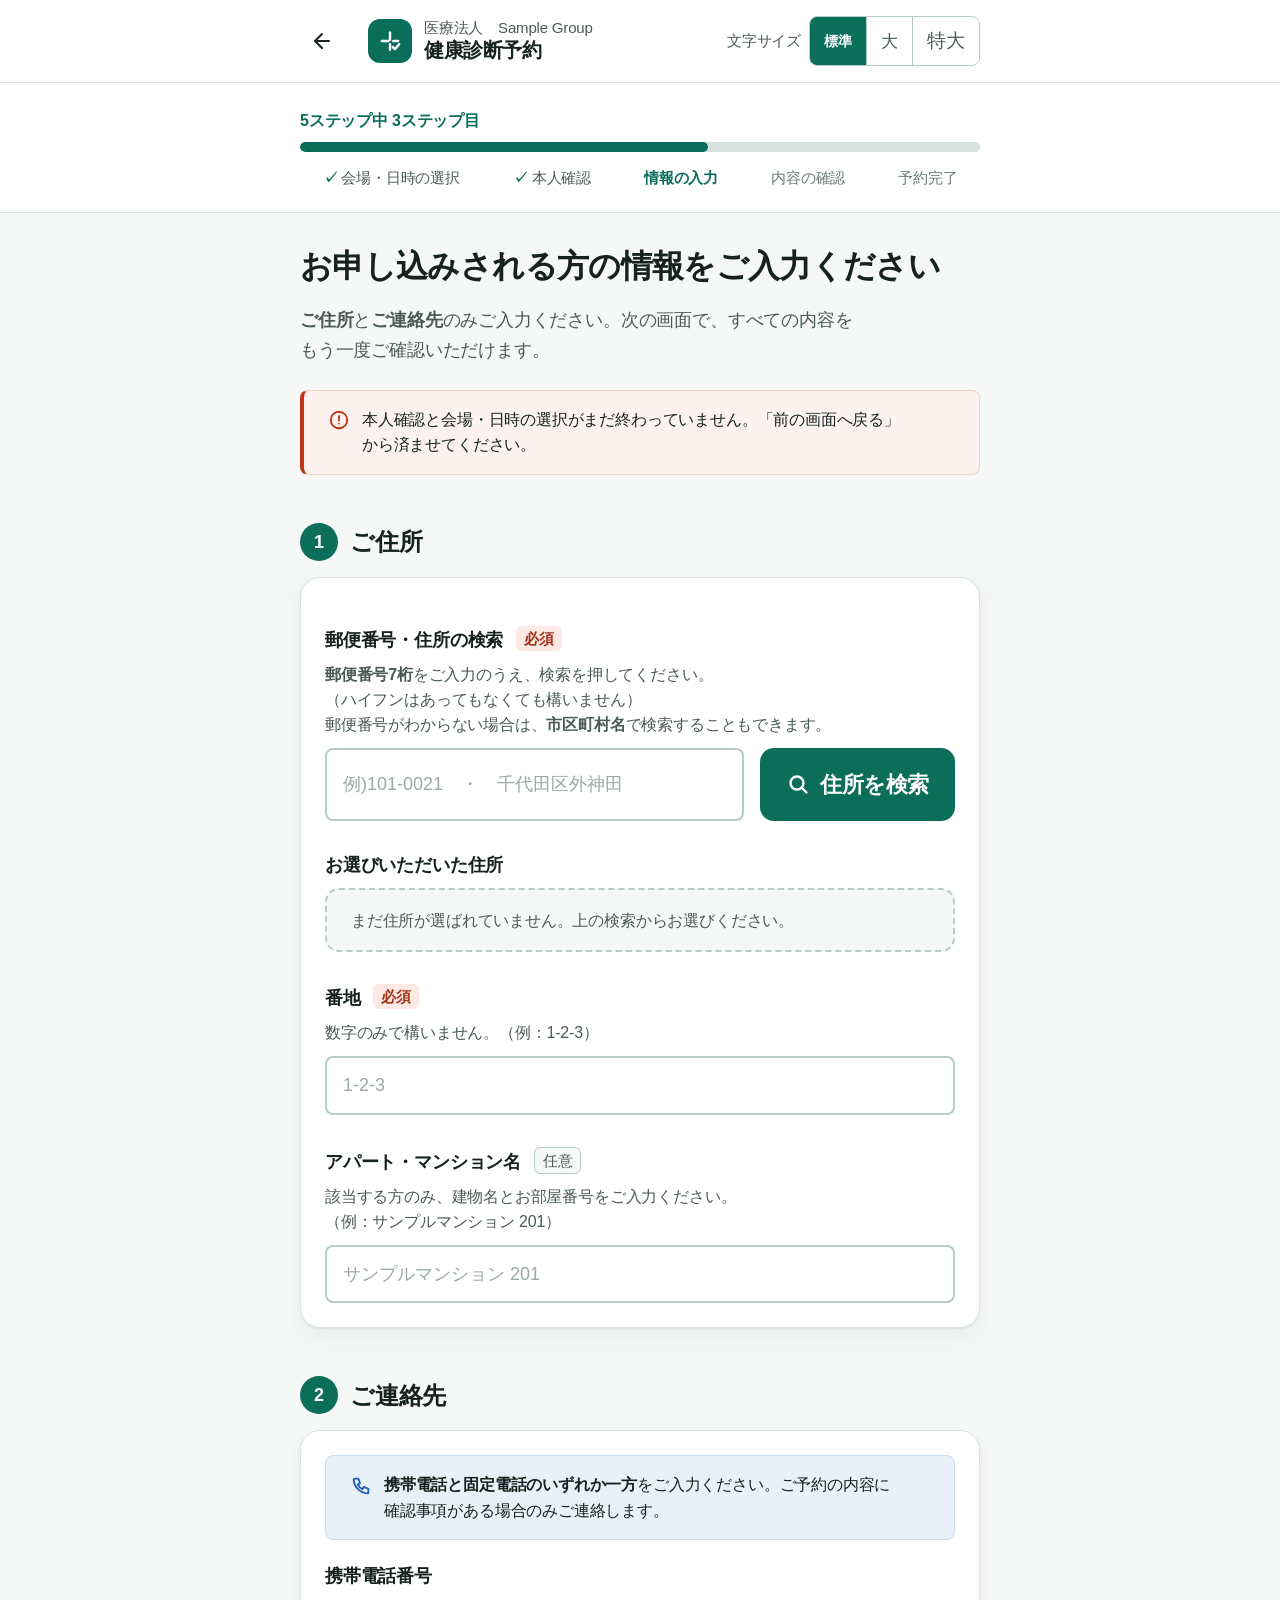
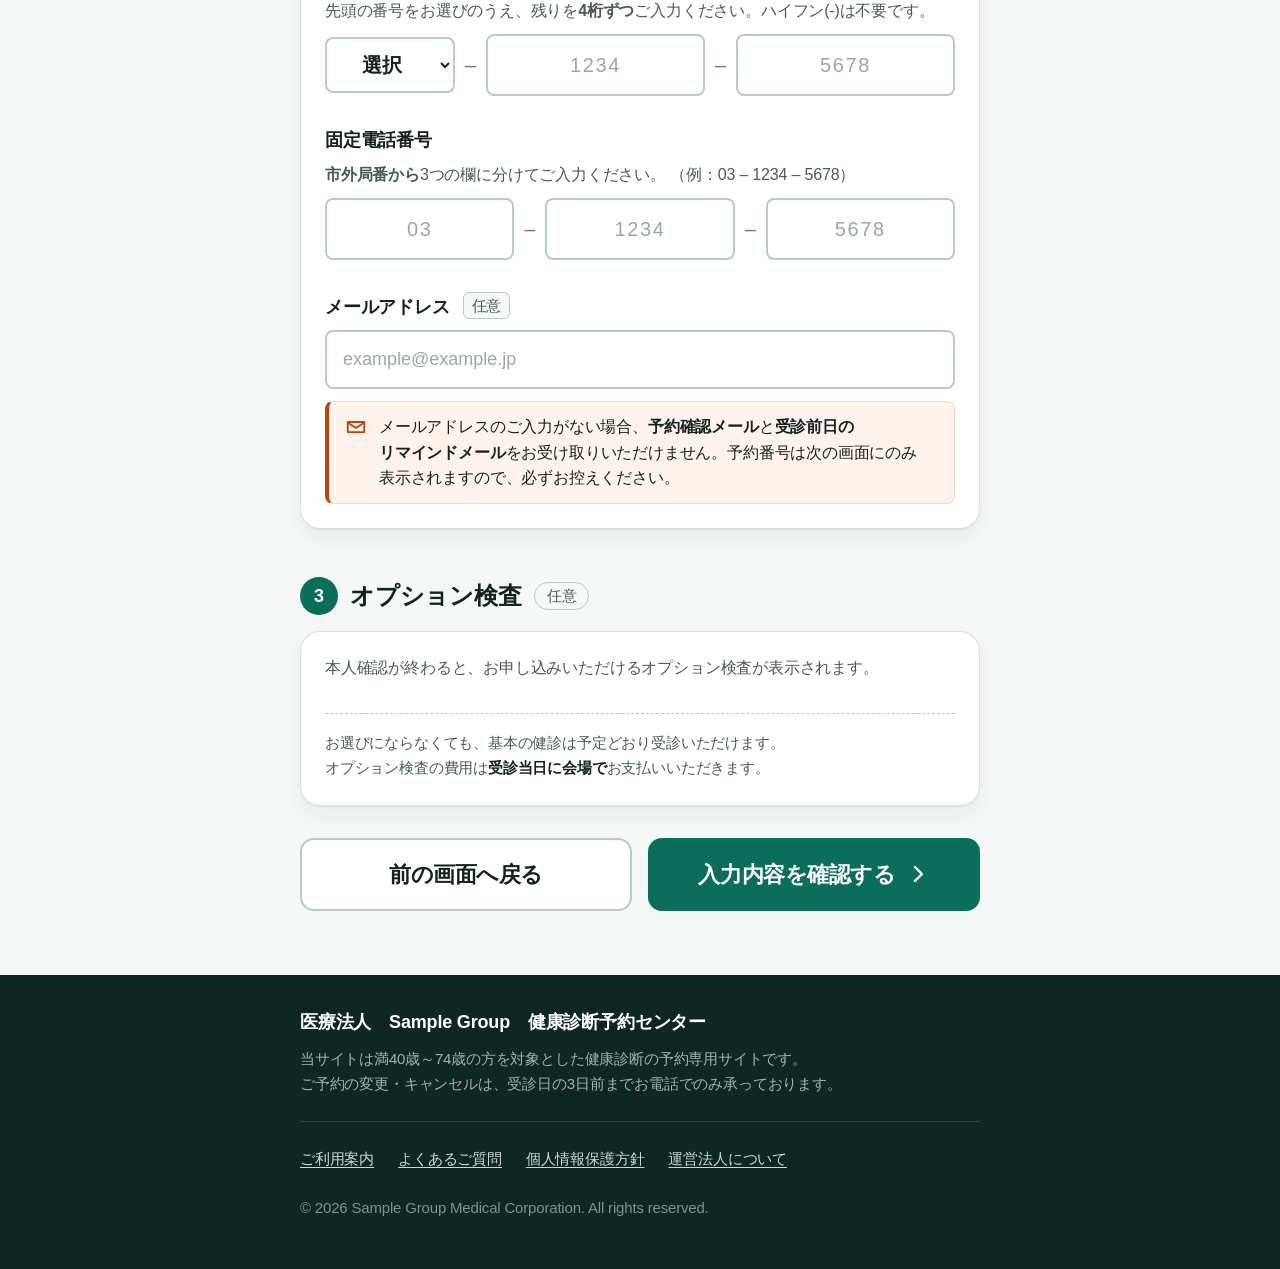
<file: frontend/reserve/form.html>
<!DOCTYPE html>
<html lang="ja">
<head>
  <meta charset="UTF-8">
  <meta name="viewport" content="width=device-width, initial-scale=1, viewport-fit=cover">
  <meta name="description" content="健康診断予約 3/5 — お申し込み情報の入力。ご住所・ご連絡先・オプション検査をご入力いただきます。">
  <meta name="theme-color" content="#0B6E5B">
  <link rel="icon" type="image/svg+xml" href="../assets/images/favicon.svg">
  <title>情報の入力｜健康診断予約</title>

  <link rel="stylesheet" href="../assets/css/tokens.css">
  <link rel="stylesheet" href="../assets/css/base.css">
  <link rel="stylesheet" href="../assets/css/main.css">
  <link rel="stylesheet" href="../assets/css/form.css">
  <link rel="stylesheet" href="../assets/css/apply.css">
</head>
<body>

  <a class="skip-link" href="#main">本文へ移動</a>

  <!-- ======================================================================
       헤더
       ====================================================================== -->
  <header class="site-header">
    <div class="container site-header__inner">

      <div class="site-header__left">
        <a href="javascript:history.back()" class="btn-back" aria-label="前のページへ戻る" title="戻る">
          <svg width="24" height="24" viewBox="0 0 24 24" fill="none" stroke="currentColor" stroke-width="2" stroke-linecap="round" stroke-linejoin="round">
            <path d="M19 12H5M12 19l-7-7 7-7"/>
          </svg>
        </a>
        <a class="brand" href="../index.html">
          <span class="brand__mark" aria-hidden="true">
            <svg viewBox="0 0 24 24" fill="none" stroke="currentColor" stroke-width="2.2"
                 stroke-linecap="round" stroke-linejoin="round">
              <path d="M12 4v7M12 15v5M4.5 12h6M15 12h4.5"></path>
              <path d="M14.5 17.5l2 2 4-4.5"></path>
            </svg>
          </span>
          <span class="brand__text">
            <span class="brand__org">医療法人　Sample Group</span>
            <span class="brand__name">健康診断予約</span>
          </span>
        </a>
      </div>


      <div class="font-scale">
        <span class="font-scale__label" id="font-scale-label">文字サイズ</span>
        <div class="font-scale__group" role="group" aria-labelledby="font-scale-label">
          <button type="button" class="font-scale__btn"
                  data-scale="1" data-scale-label="標準" aria-pressed="true">標準</button>
          <button type="button" class="font-scale__btn"
                  data-scale="1.15" data-scale-label="大" aria-pressed="false">大</button>
          <button type="button" class="font-scale__btn"
                  data-scale="1.3" data-scale-label="特大" aria-pressed="false">特大</button>
        </div>
      </div>

      <p id="font-scale-status" class="sr-only" role="status" aria-live="polite"></p>

    </div>
  </header>

  <!-- ======================================================================
       진행 표시 — 5단계 중 3단계
       ====================================================================== -->
  <div class="progress" data-step="info">
    <div class="container">
      <strong class="progress__count">5ステップ中 <span>3</span>ステップ目</strong>
      <div class="progress__bar" role="progressbar"
           aria-valuenow="3" aria-valuemin="1" aria-valuemax="5"
           aria-label="ご予約の進行状況">
        <div class="progress__fill" style="width: 60%"></div>
      </div>
      <ol class="progress__steps">
        <li class="progress__step is-done">会場・日時の選択</li>
        <li class="progress__step is-done">本人確認</li>
        <li class="progress__step" aria-current="step">情報の入力</li>
        <li class="progress__step">内容の確認</li>
        <li class="progress__step">予約完了</li>
      </ol>
    </div>
  </div>

  <main id="main" class="page">
    <div class="container">

      <h1 class="page__title">お申し込みされる方の情報をご入力ください</h1>
      <p class="page__lead">
        <strong>ご住所</strong>と<strong>ご連絡先</strong>のみご入力ください。次の画面で、すべての内容をもう一度ご確認いただけます。
      </p>

      <!-- 통신 실패 · 앞 단계 미완료 등 전역 안내 -->
      <p class="alert" id="global-alert" role="alert">
        <svg viewBox="0 0 24 24" fill="none" stroke="currentColor" stroke-width="2"
             stroke-linecap="round" stroke-linejoin="round" aria-hidden="true">
          <circle cx="12" cy="12" r="9"></circle>
          <path d="M12 7.5v5M12 16h.01"></path>
        </svg>
        <span id="global-alert-text"></span>
      </p>

      <!-- 개인정보 칸에 브라우저가 앞사람의 값을 채워 넣지 않게 한다.
           가족과 PC 를 함께 쓰는 이용자가 많다. -->
      <form id="apply-form" novalidate autocomplete="off">

        <!-- ==============================================================
             ① 주소
             ============================================================== -->
        <section class="formsec" id="sec-address" aria-labelledby="addr-heading">
          <h2 class="formsec__head" id="addr-heading">
            <span class="formsec__num">1</span>
            <span>ご住所</span>
          </h2>

          <div class="formsec__body">

            <!-- ==========================================================
                 주소는 **검색해서 고르게 한다.**
                 한자 주소와 우편번호를 손으로 적게 하면 반드시 틀리고,
                 틀린 주소는 안내문이 되돌아오는 것으로 끝난다.
                 이용자가 직접 적는 것은 번지와 건물명뿐이다.
                 ========================================================== -->
            <div class="field field--first">
              <span class="field__label" id="addr-search-label">
                郵便番号・住所の検索 <span class="field__required">必須</span>
              </span>
              <p class="field__help">
                <strong>郵便番号7桁</strong>をご入力のうえ、検索を押してください。
                <span class="keep">（ハイフンはあってもなくても構いません）</span><br>
                郵便番号がわからない場合は、<strong>市区町村名</strong>で検索することもできます。
              </p>

              <div class="addr-search">
                <label class="sr-only" for="addr-query">住所または郵便番号</label>
                <input class="input" id="addr-query" type="search"
                       enterkeyhint="search" autocomplete="off" maxlength="100"
                       aria-describedby="addr-search-label"
                       placeholder="例)101-0021　・　千代田区外神田">
                <button type="button" class="btn btn--primary addr-search__btn" id="addr-search-btn">
                  <svg viewBox="0 0 24 24" fill="none" stroke="currentColor" stroke-width="2.4"
                       stroke-linecap="round" stroke-linejoin="round" aria-hidden="true">
                    <circle cx="11" cy="11" r="6.5"></circle>
                    <path d="M16 16l4.5 4.5"></path>
                  </svg>
                  <span>住所を検索</span>
                </button>
              </div>

              <p class="addr-status" id="addr-status" role="status" aria-live="polite"></p>

              <!-- 검색 결과. 고르면 아래 칸이 채워지고 목록은 닫힌다. -->
              <ul class="addr-results is-hidden" id="addr-results"
                  aria-label="検索結果の住所一覧"></ul>

              <!-- 찾지 못했을 때.
                   **직접 입력 칸을 열어 주지 않는다.** 검색에 없는 주소를 손으로
                   적게 하면 우편번호와 주소가 어긋난 채 접수된다. 넣을 수 없는
                   것이 맞다. 다만 막다른 길로 두지 않기 위해 전화번호를 준다. -->
              <div class="addr-notfound is-hidden" id="addr-notfound"></div>
            </div>

            <!-- 고른 결과. 직접 고치지 못하게 하고 「다시 찾기」로만 바꾼다.
                 손으로 고치게 두면 우편번호와 주소가 어긋난 채 접수된다. -->
            <div class="field">
              <span class="field__label">お選びいただいた住所</span>

              <div class="addr-picked is-empty" id="addr-picked">
                <span class="addr-picked__empty" id="addr-empty">
                  まだ住所が選ばれていません。上の検索からお選びください。
                </span>

                <!-- 일본 주소 폼의 관례대로 도도부현 · 시구정촌 · 정역을
                     나누어 보여 준다. 한 줄로 붙여 두면 어디까지가 시구정촌인지
                     읽어 내야 하고, 자기 주소가 맞는지 확인하기 어렵다. -->
                <span class="addr-picked__body is-hidden" id="addr-body">
                  <span class="addr-picked__zip">
                    〒 <strong id="addr-zip-view"></strong>
                  </span>
                  <span class="addr-picked__parts">
                    <span class="addr-part">
                      <span class="addr-part__k">都道府県</span>
                      <strong class="addr-part__v" id="addr-pref"></strong>
                    </span>
                    <span class="addr-part">
                      <span class="addr-part__k">市区町村</span>
                      <strong class="addr-part__v" id="addr-city"></strong>
                    </span>
                    <span class="addr-part">
                      <span class="addr-part__k">町域</span>
                      <strong class="addr-part__v" id="addr-town"></strong>
                    </span>
                  </span>
                </span>

                <button type="button" class="addr-picked__reset is-hidden" id="addr-reset">
                  検索しなおす
                </button>
              </div>

              <!-- 서버로 보내는 실제 값. 화면에는 위 상자로만 보인다. -->
              <input type="hidden" id="postal1" name="postal1">
              <input type="hidden" id="postal2" name="postal2">
              <input type="hidden" id="address" name="address">

              <p class="field__error" id="err-postal">
                <svg viewBox="0 0 24 24" fill="none" stroke="currentColor" stroke-width="2"
                     stroke-linecap="round" stroke-linejoin="round" aria-hidden="true">
                  <circle cx="12" cy="12" r="9"></circle>
                  <path d="M12 7.5v5M12 16h.01"></path>
                </svg>
                <span></span>
              </p>
              <p class="field__error" id="err-address">
                <svg viewBox="0 0 24 24" fill="none" stroke="currentColor" stroke-width="2"
                     stroke-linecap="round" stroke-linejoin="round" aria-hidden="true">
                  <circle cx="12" cy="12" r="9"></circle>
                  <path d="M12 7.5v5M12 16h.01"></path>
                </svg>
                <span></span>
              </p>
            </div>

            <div class="field">
              <label class="field__label" for="address-detail">
                番地 <span class="field__required">必須</span>
              </label>
              <p class="field__help">数字のみで構いません。<span class="keep">（例：1-2-3）</span></p>
              <input class="input" id="address-detail" name="address_detail" type="text"
                     autocomplete="off" maxlength="60" placeholder="1-2-3">
              <p class="field__error" id="err-address-detail">
                <svg viewBox="0 0 24 24" fill="none" stroke="currentColor" stroke-width="2"
                     stroke-linecap="round" stroke-linejoin="round" aria-hidden="true">
                  <circle cx="12" cy="12" r="9"></circle>
                  <path d="M12 7.5v5M12 16h.01"></path>
                </svg>
                <span></span>
              </p>
            </div>

            <div class="field">
              <label class="field__label" for="building">
                アパート・マンション名 <span class="field__optional">任意</span>
              </label>
              <p class="field__help">
                該当する方のみ、建物名とお部屋番号をご入力ください。<span class="keep">（例：サンプルマンション 201）</span>
              </p>
              <input class="input" id="building" name="building" type="text"
                     maxlength="120" placeholder="サンプルマンション 201"
                       autocomplete="off">
            </div>

          </div>
        </section>

        <!-- ==============================================================
             ② 연락처
             ============================================================== -->
        <section class="formsec" id="sec-contact" aria-labelledby="contact-heading">
          <h2 class="formsec__head" id="contact-heading">
            <span class="formsec__num">2</span>
            <span>ご連絡先</span>
          </h2>

          <div class="formsec__body">

            <p class="hint">
              <svg viewBox="0 0 24 24" fill="none" stroke="currentColor" stroke-width="2"
                   stroke-linecap="round" stroke-linejoin="round" aria-hidden="true">
                <path d="M5 4h4l2 5-2.5 1.5a12 12 0 005 5L15 13l5 2v4a1 1 0 01-1 1A16 16 0 014 5a1 1 0 011-1z"></path>
              </svg>
              <span>
                <strong>携帯電話と固定電話のいずれか一方</strong>をご入力ください。ご予約の内容に確認事項がある場合のみご連絡します。
              </span>
            </p>

            <!-- ==========================================================
                 휴대전화 — 앞자리는 목록에서 고른다.

                 일본 휴대전화 번호의 앞 3자리는 090 / 080 / 070 세 가지뿐이다.
                 고를 수 있는 것이 셋뿐인데 손으로 치게 하면 오타만 생긴다.
                 뒤 두 칸은 각각 4자리로 고정이다.
                 ========================================================== -->
            <div class="field field--first">
              <span class="field__label" id="tel-mobile-label">
                携帯電話番号
              </span>
              <p class="field__help">
                先頭の番号をお選びのうえ、残りを<strong>4桁ずつ</strong>ご入力ください。<span class="keep">ハイフン(-)は不要です。</span>
              </p>
              <div class="input-group" role="group" aria-labelledby="tel-mobile-label">
                <label class="sr-only" for="tel-mobile">携帯電話の先頭番号</label>
                <select class="input select--tel" id="tel-mobile"
                        autocomplete="off">
                  <option value="">選択</option>
                  <option value="090">090</option>
                  <option value="080">080</option>
                  <option value="070">070</option>
                </select>
                <span class="input-group__sep" aria-hidden="true">–</span>
                <label class="sr-only" for="tel-mobile2">携帯電話の中間4桁</label>
                <input class="input input--code input--tel" id="tel-mobile2"
                       type="tel" inputmode="numeric" maxlength="4"
                       placeholder="1234"
                       autocomplete="off">
                <span class="input-group__sep" aria-hidden="true">–</span>
                <label class="sr-only" for="tel-mobile3">携帯電話の下4桁</label>
                <input class="input input--code input--tel" id="tel-mobile3"
                       type="tel" inputmode="numeric" maxlength="4"
                       placeholder="5678"
                       autocomplete="off">
              </div>
              <p class="field__error" id="err-tel-mobile">
                <svg viewBox="0 0 24 24" fill="none" stroke="currentColor" stroke-width="2"
                     stroke-linecap="round" stroke-linejoin="round" aria-hidden="true">
                  <circle cx="12" cy="12" r="9"></circle>
                  <path d="M12 7.5v5M12 16h.01"></path>
                </svg>
                <span></span>
              </p>
            </div>

            <!-- ==========================================================
                 유선전화 — 같은 3칸 형식이되 **목록으로 고르지 않는다.**

                 일본 고정전화는 시외국번이 2~5자리로 제각각이고 전국에 500개가
                 넘는다. 목록으로 만들면 그 안에서 자기 번호를 찾는 일이 더 어렵다.
                 다만 세 조각의 **합이 10자리**인 것은 공통이므로 그것으로 검증한다.

                     03  - 1234 - 5678      (2 + 4 + 4)
                     045 - 123  - 4567      (3 + 3 + 4)
                     0123- 45   - 6789      (4 + 2 + 4)
                 ========================================================== -->
            <div class="field">
              <span class="field__label" id="tel-home-label">
                固定電話番号
              </span>
              <p class="field__help">
                <strong>市外局番から</strong>3つの欄に分けてご入力ください。
                <span class="keep">（例：03 – 1234 – 5678）</span>
              </p>
              <div class="input-group" role="group" aria-labelledby="tel-home-label">
                <label class="sr-only" for="tel-home">固定電話の市外局番</label>
                <input class="input input--code input--tel" id="tel-home"
                       type="tel" inputmode="numeric" maxlength="5"
                       placeholder="03"
                       autocomplete="off">
                <span class="input-group__sep" aria-hidden="true">–</span>
                <label class="sr-only" for="tel-home2">固定電話の市内局番</label>
                <input class="input input--code input--tel" id="tel-home2"
                       type="tel" inputmode="numeric" maxlength="4"
                       placeholder="1234"
                       autocomplete="off">
                <span class="input-group__sep" aria-hidden="true">–</span>
                <label class="sr-only" for="tel-home3">固定電話の下4桁</label>
                <input class="input input--code input--tel" id="tel-home3"
                       type="tel" inputmode="numeric" maxlength="4"
                       placeholder="5678"
                       autocomplete="off">
              </div>
              <p class="field__error" id="err-tel-home">
                <svg viewBox="0 0 24 24" fill="none" stroke="currentColor" stroke-width="2"
                     stroke-linecap="round" stroke-linejoin="round" aria-hidden="true">
                  <circle cx="12" cy="12" r="9"></circle>
                  <path d="M12 7.5v5M12 16h.01"></path>
                </svg>
                <span></span>
              </p>
            </div>

            <div class="field">
              <label class="field__label" for="email">
                メールアドレス <span class="field__optional">任意</span>
              </label>
              <!-- 브라우저 자동완성을 끈다.

                   고령 이용자는 가족과 PC 를 함께 쓰는 일이 잦다. 자동완성이
                   켜져 있으면 **앞사람의 메일 주소**가 채워지고, 그대로 접수되면
                   예약번호가 담긴 확인 메일이 남에게 간다. 예약번호는 예약 조회의
                   열쇠이므로(U-20) 그것은 곧 예약 내용 전체가 새는 것이다.

                   비워 두면 「입력하지 않음」이다. 값이 저절로 들어가면 안 된다. -->

                   
                   
                   
                   

                   
              <input class="input" id="email" name="email" type="email"
                     inputmode="email" autocomplete="off" maxlength="255"
                     placeholder="example@example.jp">
              <p class="field__error" id="err-email">
                <svg viewBox="0 0 24 24" fill="none" stroke="currentColor" stroke-width="2"
                     stroke-linecap="round" stroke-linejoin="round" aria-hidden="true">
                  <circle cx="12" cy="12" r="9"></circle>
                  <path d="M12 7.5v5M12 16h.01"></path>
                </svg>
                <span></span>
              </p>

              <!-- 이메일은 임의지만, 미입력의 결과를 반드시 알려야 한다 (BR-11) -->
              <div class="mail-warn" id="mail-warn">
                <svg viewBox="0 0 24 24" fill="none" stroke="currentColor" stroke-width="2"
                     stroke-linecap="round" stroke-linejoin="round" aria-hidden="true">
                  <path d="M3 6.5h18v11H3z"></path>
                  <path d="M3 7l9 6 9-6"></path>
                </svg>
                <span class="mail-warn__text" id="mail-warn-text"></span>
              </div>
            </div>

          </div>
        </section>

        <!-- ==============================================================
             ③ 옵션 검사
             ============================================================== -->
        <section class="formsec" id="sec-option" aria-labelledby="option-heading">
          <h2 class="formsec__head" id="option-heading">
            <span class="formsec__num">3</span>
            <span>オプション検査</span>
            <span class="formsec__badge">任意</span>
          </h2>

          <div class="formsec__body">
            <p class="field__help" id="option-lead">
              お申し込みいただける検査を読み込んでいます…
            </p>

            <div class="optlist" id="option-list"></div>

            <p class="optnote">
              お選びにならなくても、基本の健診は予定どおり受診いただけます。<br>
              オプション検査の費用は<strong>受診当日に会場で</strong>お支払いいただきます。
            </p>
          </div>
        </section>

        <!-- 제출 전 오류 요약 — 어디를 고쳐야 하는지 한곳에 모아 준다 -->
        <div class="errsum" id="error-summary" role="alert" tabindex="-1">
          <strong class="errsum__title">未入力の項目があります</strong>
          <ul class="errsum__list" id="error-summary-list"></ul>
        </div>

        <div class="btn-row btn-row--inline">
          <button class="btn btn--primary" type="submit" id="submit-btn">
            <span>入力内容を確認する</span>
            <svg viewBox="0 0 24 24" fill="none" stroke="currentColor" stroke-width="2.4"
                 stroke-linecap="round" stroke-linejoin="round" aria-hidden="true">
              <path d="M9 5l7 7-7 7"></path>
            </svg>
          </button>
          <a class="btn btn--ghost" href="schedule.html" data-flow-prev>前の画面へ戻る</a>
        </div>

      </form>

      <p class="sr-only" id="live-status" role="status" aria-live="polite"></p>

    </div>
  </main>

  <footer class="site-footer">
    <div class="container">
      <p class="site-footer__name">医療法人　Sample Group　健康診断予約センター</p>
      <p class="site-footer__desc">
        当サイトは満40歳～74歳の方を対象とした健康診断の予約専用サイトです。<br>
        ご予約の変更・キャンセルは、受診日の3日前まで<span class="keep">お電話でのみ</span>承っております。
      </p>

      <nav class="site-footer__links" aria-label="サイト情報">
        <a href="../index.html#steps-heading">ご利用案内</a>
        <a href="../faq.html">よくあるご質問</a>
        <a href="../privacy.html">個人情報保護方針</a>
        <a href="https://example.com/" target="_blank" rel="noopener noreferrer">運営法人について</a>
      </nav>

      <p class="site-footer__copy">© 2026 Sample Group Medical Corporation. All rights reserved.</p>
    </div>
  </footer>

  <script src="../assets/js/site-auth.js"></script>
  <script src="../assets/js/font-scale.js"></script>
  <script src="../assets/js/keep-text.js"></script>
  <script src="../assets/js/flow.js"></script>
  <!-- apply.js 가 먼저 앞 단계의 입력값을 되살린 뒤,
       address-search.js 가 그 값을 「고른 주소」 상자에 그린다. 순서가 중요하다. -->
  <script src="../assets/js/apply.js"></script>
  <script src="../assets/js/address-search.js"></script>
</body>
</html>
</file>
<file: frontend/assets/css/tokens.css>
/* ==========================================================================
   tokens.css — 디자인 토큰
   건강검진 예약 시스템 / plan.md §12.2 준수
   --------------------------------------------------------------------------
   이 파일의 값은 전 화면이 공유한다.
   개별 화면 CSS에서 색·간격·폰트 크기를 하드코딩하지 말 것.
   ========================================================================== */

:root {
  /* ------------------------------------------------------------------
     접근성: 글자 크기 배율
     40~74세 타깃. font-scale.js 가 이 값 하나만 바꿔 전체를 비례 확대한다.
     ------------------------------------------------------------------ */
  --font-scale: 1;

  /* ------------------------------------------------------------------
     폰트 — 모든 화면을 Meiryo 우선으로 통일한다.
     사용자·관리자 어느 화면이든 이 토큰 하나만 보게 해, 화면마다
     제각각이던 font-family 를 없앤다. 웹폰트는 내려받지 않고
     Windows 의 Meiryo 를 최우선으로 쓴다.
     ------------------------------------------------------------------ */
  --font-base:
    "Meiryo", "メイリオ", "Meiryo UI",
    "Hiragino Kaku Gothic ProN", "Hiragino Sans",
    "BIZ UDPGothic",
    "Yu Gothic Medium", "Yu Gothic",
    "Noto Sans JP", "Noto Sans CJK JP",
    sans-serif;

  --font-mono:
    "Meiryo", "メイリオ", "Meiryo UI",
    "Hiragino Kaku Gothic ProN", "BIZ UDGothic",
    ui-monospace, SFMono-Regular, Consolas, monospace;

  /* ------------------------------------------------------------------
     타이포그래피 (rem × scale)
     기본 본문 18px — 일반 사이트(16px)보다 크게 잡는다.
     ------------------------------------------------------------------ */
  --fs-caption: calc(0.9375rem * var(--font-scale)); /* 15px */
  --fs-small:   calc(1rem      * var(--font-scale)); /* 16px */
  --fs-body:    calc(1.125rem  * var(--font-scale)); /* 18px */
  --fs-lead:    calc(1.25rem   * var(--font-scale)); /* 20px */
  --fs-btn:     calc(1.375rem  * var(--font-scale)); /* 22px */
  --fs-h2:      calc(1.5rem    * var(--font-scale)); /* 24px */
  --fs-h1:      calc(2rem      * var(--font-scale)); /* 32px */
  --fs-display: calc(2.5rem    * var(--font-scale)); /* 40px */

  --lh-tight: 1.35;
  --lh-base:  1.7;   /* 고령 이용자 가독성을 위해 넉넉하게 */

  --fw-normal: 400;
  --fw-medium: 500;
  --fw-bold:   700;

  /* ------------------------------------------------------------------
     컬러 — 의료·신뢰 톤
     본문 대비 4.5:1 이상, 주요 버튼 7:1 이상을 목표로 선정
     ------------------------------------------------------------------ */
  --c-primary:        #0B6E5B;  /* 딥 그린 : 주 버튼 */
  --c-primary-strong: #08533F;  /* hover / active */
  --c-primary-soft:   #E6F2EF;  /* 아이콘 배경 등 옅은 면 */

  --c-accent:         #1D5FA8;  /* 블루 : 보조 버튼 · 링크 */
  --c-accent-strong:  #164B85;
  --c-accent-soft:    #E8F0F9;

  --c-ink:      #152220;  /* 본문 텍스트 (배경 대비 약 14:1) */
  --c-ink-sub:  #4A5A57;  /* 보조 텍스트 (배경 대비 약 7:1) */
  --c-ink-weak: #6B7A77;  /* 최소한의 부가 정보 */

  --c-bg:       #F5F8F7;  /* 페이지 배경 */
  --c-surface:  #FFFFFF;  /* 카드 */
  --c-line:     #D8E3E0;  /* 구분선 */
  --c-line-strong: #B9CBC6;

  --c-warn:     #B54708;  /* 주의 안내 */
  --c-warn-soft:#FDF3EC;

  --c-focus:    #B4530A;  /* 포커스 링 : 배경·주색과 모두 구분되는 색 */

  /* ------------------------------------------------------------------
     간격 — 8px 그리드
     ------------------------------------------------------------------ */
  --sp-1: 8px;
  --sp-2: 16px;
  --sp-3: 24px;
  --sp-4: 32px;
  --sp-5: 48px;
  --sp-6: 64px;
  --sp-7: 88px;

  /* ------------------------------------------------------------------
     형태
     ------------------------------------------------------------------ */
  --radius-sm: 8px;
  --radius:    14px;
  --radius-lg: 20px;

  --tap-min: 88px;   /* 주요 액션 버튼 최소 높이 (터치 타깃 44px의 2배) */
  --tap-sub: 48px;   /* 보조 컨트롤 최소 높이 */

  --shadow-card: 0 1px 2px rgba(21, 34, 32, .06),
                 0 8px 24px rgba(21, 34, 32, .06);
  --shadow-lift: 0 2px 4px rgba(21, 34, 32, .08),
                 0 14px 32px rgba(21, 34, 32, .12);

  /* ------------------------------------------------------------------
     레이아웃
     ------------------------------------------------------------------ */
  --content-max: 720px;  /* PC 에서도 1열 유지 (기기 간 일관성 우선) */
  --gutter: 20px;

  /* ------------------------------------------------------------------
     모션 — 과도한 움직임 금지
     ------------------------------------------------------------------ */
  --ease: cubic-bezier(.2, .7, .3, 1);
  --dur:  160ms;
}


/* 모션 최소화 설정을 존중한다 (plan.md §12.4) */
@media (prefers-reduced-motion: reduce) {
  :root { --dur: 0ms; }
}
</file>
<file: frontend/assets/css/base.css>
/* ==========================================================================
   base.css — 리셋 및 기본 타이포그래피
   전 화면 공통. tokens.css 다음에 로드할 것.
   ========================================================================== */

*,
*::before,
*::after {
  box-sizing: border-box;
}

html,
body,
h1, h2, h3, h4,
p, ul, ol, li,
figure, blockquote, dl, dd {
  margin: 0;
  padding: 0;
}

html {
  /* 브라우저 기본 확대(200%)를 방해하지 않도록 폰트 크기를 px 로 고정하지 않는다 */
  -webkit-text-size-adjust: 100%;
  scroll-behavior: smooth;
}

@media (prefers-reduced-motion: reduce) {
  html { scroll-behavior: auto; }
}

body {
  min-height: 100vh;
  background-color: var(--c-bg);
  color: var(--c-ink);
  font-family: var(--font-base);
  font-size: var(--fs-body);
  font-weight: var(--fw-normal);
  line-height: var(--lh-base);
  letter-spacing: -0.01em;
  -webkit-font-smoothing: antialiased;
  text-rendering: optimizeLegibility;
  /* 일본어 줄바꿈을 글자 단위가 아닌 문절(文節) 단위로 — 「受 / 診」「くださ / い。」처럼
     단어 중간이나 한두 글자만 남기고 꺾이지 않게 한다.
     auto-phrase 를 모르는 브라우저는 선언을 무시하고 기본 줄바꿈으로 돌아간다. */
  word-break: auto-phrase;
  text-wrap: pretty;
}

ul, ol {
  list-style: none;
}

img, svg {
  display: block;
  max-width: 100%;
}

button {
  font: inherit;
  color: inherit;
  background: none;
  border: none;
  cursor: pointer;
}

a {
  color: var(--c-accent);
  /* 색만으로 링크를 구분하지 않는다 (plan.md §12.3) */
  text-decoration: underline;
  text-underline-offset: 3px;
}

a:hover {
  color: var(--c-accent-strong);
}

/* --------------------------------------------------------------------------
   포커스 링 — outline: none 금지. 키보드 이용자에게 반드시 보여야 한다.
   -------------------------------------------------------------------------- */
:focus-visible {
  outline: 3px solid var(--c-focus);
  outline-offset: 3px;
  border-radius: var(--radius-sm);
}

/* 결과 화면으로 포커스를 옮기는 자리에는 링을 그리지 않는다.

   予約照会や本人確認では、送信のあと結果の見出しへフォーカスを移している。
   読み上げ利用者に「表示が切り替わった」を伝えるためで、これは必要な処理だ。
   ただしキーボードで送信すると `:focus-visible` が成立し、**700px を超える
   結果全体が太いオレンジの枠で囲まれる。** 利用者にはエラー表示に見える。

   これらは `tabindex="-1"` で Tab では止まらない。リングを消しても
   キーボード操作の道しるべは失われない。読み上げ側の案内はそのまま残る。 */
[tabindex="-1"]:focus,
[tabindex="-1"]:focus-visible {
  outline: none;
}

/* 日本語は語の途中でも改行される。ボタンのように幅が限られる場所では
   「受け取る」が「受け」と「取る」に割れて読みにくくなる。切ってよい
   位置だけを `nobr` で区切り、その中では改行させない。 */
.nobr {
  white-space: nowrap;
}

/* 본문 속 「…」·（…）·전화번호처럼 한 덩어리로 읽혀야 하는 부분.
   `nobr` 와 달리 한 줄보다 길면 안에서 꺾이므로, 글자를 「特大」로 키운
   좁은 화면에서도 가로로 넘치지 않는다. */
.keep {
  display: inline-block;
  /* 「プライバシーポリシー」처럼 문절 하나가 한 줄보다 길면 어디서도 꺾을 수
     없어 넘친다. 그때만 글자 사이에서 꺾는다. */
  overflow-wrap: anywhere;
}

/* --------------------------------------------------------------------------
   유틸리티
   -------------------------------------------------------------------------- */

/* 스크린 리더 전용 텍스트 */
.sr-only {
  position: absolute;
  width: 1px;
  height: 1px;
  padding: 0;
  margin: -1px;
  overflow: hidden;
  clip: rect(0, 0, 0, 0);
  white-space: nowrap;
  border: 0;
}

/* 키보드 이용자를 위한 본문 바로가기 */
.skip-link {
  position: absolute;
  top: -100px;
  left: var(--gutter);
  z-index: 100;
  padding: var(--sp-2) var(--sp-3);
  background: var(--c-primary);
  color: #fff;
  font-weight: var(--fw-bold);
  text-decoration: none;
  border-radius: 0 0 var(--radius) var(--radius);
  transition: top var(--dur) var(--ease);
}

.skip-link:focus {
  top: 0;
  color: #fff;
}

.container {
  width: 100%;
  max-width: var(--content-max);
  margin-inline: auto;
  padding-inline: var(--gutter);
}
</file>
<file: frontend/assets/css/main.css>
/* ==========================================================================
   main.css — U-00 메인 페이지 전용 스타일
   plan.md §7.3 / §12 준수
   ========================================================================== */

/* ==========================================================================
   1. 헤더
   ========================================================================== */

/* 화면 위에 붙어 있는 것(헤더 + 진행 표시)만큼 스크롤 도착점을 내린다.

   「다음 단계로」처럼 특정 자리로 스크롤할 때, 그 자리는 화면 맨 위로 온다.
   그런데 맨 위는 헤더와 진행 표시가 덮고 있어서 정작 봐야 할 제목이
   가려진 채로 멈춘다. 고령 이용자에게는 「눌렀는데 아무 일도 안 일어났다」로
   보인다. 두 높이는 글자 크기에 따라 달라지므로 flow.js 가 재서 넘긴다.
   진행 표시가 없는 화면에서는 --progress-h 가 비어 0 이 된다. */
html {
  scroll-padding-top: calc(var(--header-h, 0px) + var(--progress-h, 0px) + 12px);
}

.site-header {
  background: var(--c-surface);
  border-bottom: 1px solid var(--c-line);
  position: sticky;
  top: 0;
  z-index: 1000;
}

.site-header__inner {
  display: flex;
  flex-wrap: wrap;
  align-items: center;
  justify-content: space-between;
  gap: var(--sp-2);
  padding-block: var(--sp-2);
}

.site-header__left {
  display: flex;
  align-items: center;
  gap: var(--sp-3);
}

.btn-back {
  display: flex;
  align-items: center;
  justify-content: center;
  width: 44px;
  height: 44px;
  border-radius: var(--radius-m);
  color: var(--c-ink);
  background: transparent;
  text-decoration: none;
  transition: background-color var(--t-fast);
}

.btn-back:hover {
  background-color: var(--c-surface-alt);
}


.brand {
  display: flex;
  align-items: center;
  gap: 12px;
  text-decoration: none;
  color: var(--c-ink);
}

.brand__mark {
  flex: none;
  width: 44px;
  height: 44px;
  display: grid;
  place-items: center;
  background: var(--c-primary);
  border-radius: 12px;
  color: #fff;
}

.brand__mark svg {
  width: 26px;
  height: 26px;
}

.brand__text {
  display: flex;
  flex-direction: column;
  line-height: 1.25;
}

.brand__org {
  font-size: var(--fs-caption);
  color: var(--c-ink-sub);
}

.brand__name {
  font-size: var(--fs-lead);
  font-weight: var(--fw-bold);
  letter-spacing: -0.02em;
}

/* --------------------------------------------------------------------------
   글자 크기 조절 (접근성) — plan.md §12.4 / 자체 피드백 P-2
   -------------------------------------------------------------------------- */

.font-scale {
  display: flex;
  align-items: center;
  gap: var(--sp-1);
}

.font-scale__label {
  font-size: var(--fs-caption);
  color: var(--c-ink-sub);
  white-space: nowrap;
}

.font-scale__group {
  display: flex;
  border: 1px solid var(--c-line-strong);
  border-radius: var(--radius-sm);
  overflow: hidden;
  background: var(--c-surface);
}

.font-scale__btn {
  min-height: var(--tap-sub);
  padding: 0 14px;
  font-size: var(--fs-caption);
  font-weight: var(--fw-medium);
  color: var(--c-ink-sub);
  background: var(--c-surface);
  border-right: 1px solid var(--c-line-strong);
  transition: background var(--dur) var(--ease), color var(--dur) var(--ease);
}

.font-scale__btn:last-child {
  border-right: none;
}

.font-scale__btn:hover {
  background: var(--c-primary-soft);
  color: var(--c-primary-strong);
}

.font-scale__btn[aria-pressed="true"] {
  background: var(--c-primary);
  color: #fff;
  font-weight: var(--fw-bold);
}

/* 각 버튼의 글자 크기로 결과를 미리 보여준다 */
.font-scale__btn[data-scale="1"] {
  font-size: calc(var(--fs-caption) * 0.95);
}

.font-scale__btn[data-scale="1.15"] {
  font-size: calc(var(--fs-caption) * 1.1);
}

.font-scale__btn[data-scale="1.3"] {
  font-size: calc(var(--fs-caption) * 1.25);
}

/* ==========================================================================
   2. 히어로
   ========================================================================== */

.hero {
  position: relative;
  padding-block: var(--sp-5) var(--sp-4);
  background:
    radial-gradient(120% 100% at 50% 0%, #FFFFFF 0%, var(--c-bg) 62%);
  text-align: center;
  overflow: hidden;
}

.hero__badge {
  display: inline-flex;
  align-items: center;
  gap: 8px;
  padding: 8px 16px;
  margin-bottom: var(--sp-3);
  background: var(--c-primary-soft);
  color: var(--c-primary-strong);
  font-size: var(--fs-small);
  font-weight: var(--fw-bold);
  border-radius: 999px;
}

.hero__badge svg {
  width: 18px;
  height: 18px;
  flex: none;
}

.hero__title {
  font-size: var(--fs-display);
  font-weight: var(--fw-bold);
  line-height: var(--lh-tight);
  letter-spacing: -0.03em;
  color: var(--c-ink);
}

.hero__title em {
  font-style: normal;
  color: var(--c-primary);
}

.hero__lead {
  margin-top: var(--sp-2);
  font-size: var(--fs-lead);
  color: var(--c-ink-sub);
  line-height: var(--lh-base);
  text-wrap: balance;
}

/* 대상 조건 — 잘못 온 사람이 끝까지 입력하지 않도록 최상단에서 알린다 (P-8) */
.hero__target {
  display: inline-flex;
  align-items: center;
  gap: 10px;
  margin-top: var(--sp-3);
  padding: 12px 20px;
  background: var(--c-surface);
  border: 1px solid var(--c-line);
  border-radius: 999px;
  font-size: var(--fs-small);
  color: var(--c-ink-sub);
}

.hero__target strong {
  color: var(--c-ink);
  font-weight: var(--fw-bold);
}

.hero__target svg {
  width: 20px;
  height: 20px;
  flex: none;
  color: var(--c-accent);
}

/* ==========================================================================
   3. 액션 버튼 3개 — 이 페이지의 핵심
   plan.md §7.3 : 액션 버튼은 정확히 3개. 그 외 CTA 추가 금지.
   ========================================================================== */

.actions {
  padding-block: var(--sp-2) var(--sp-5);
}

.actions__list {
  display: flex;
  flex-direction: column;
  gap: var(--sp-2);
  /* 16px 이상 — 오탭 방지 */
}

/* --- 2개 배치 ----------------------------------------------------------
   버튼이 둘뿐이므로 좁은 화면에서는 위아래로, 넓은 화면에서는 좌우로 둔다.
   좌우로 둘 때는 가로줄(아이콘 | 글자 | 화살표)을 세로로 다시 쌓는다.
   폭이 절반이 되는데 가로줄을 유지하면 글자가 눌려 두세 줄로 접힌다.
   ---------------------------------------------------------------------- */

@media (min-width: 760px) {
  .actions__list--duo {
    display: grid;
    grid-template-columns: 1fr 1fr;
    gap: var(--sp-3);
  }

  .actions__list--duo .action {
    flex-direction: column;
    align-items: center;
    justify-content: flex-start;
    gap: var(--sp-2);
    /* 두 칸의 높이를 맞춘다. 한쪽만 낮으면 덜 중요한 것처럼 보인다. */
    height: 100%;
    min-height: 260px;
    padding: var(--sp-4) var(--sp-3);
    text-align: center;
  }

  /* 아이콘을 키운다. 이 화면에서 가장 먼저 눈에 들어오는 것이 되어야 한다. */
  .actions__list--duo .action__icon {
    width: 88px;
    height: 88px;
    border-radius: 24px;
  }

  .actions__list--duo .action__icon svg {
    width: 46px;
    height: 46px;
  }

  .actions__list--duo .action__body {
    flex: 1 1 auto;
    display: flex;
    flex-direction: column;
    align-items: center;
    justify-content: center;
  }

  .actions__list--duo .action__label {
    font-size: var(--fs-h1);
    /* 32px */
  }

  .actions__list--duo .action__desc {
    margin-top: var(--sp-1);
    font-size: var(--fs-body);
  }

  /* 세로로 쌓았으므로 화살표도 아래를 향하게 한다.
     오른쪽을 가리키면 옆 칸을 가리키는 것처럼 보인다. */
  .actions__list--duo .action__arrow {
    transform: rotate(90deg);
  }

  .actions__list--duo .action:hover .action__arrow {
    transform: rotate(90deg) translateX(4px);
  }
}

.action {
  position: relative;
  display: flex;
  align-items: center;
  gap: var(--sp-2);
  min-height: var(--tap-min);
  /* 88px */
  padding: var(--sp-3) var(--sp-3);
  background: var(--c-surface);
  border: 2px solid var(--c-line);
  border-radius: var(--radius-lg);
  box-shadow: var(--shadow-card);
  text-decoration: none;
  color: var(--c-ink);
  transition:
    transform var(--dur) var(--ease),
    box-shadow var(--dur) var(--ease),
    border-color var(--dur) var(--ease),
    background-color var(--dur) var(--ease);
}

.action:hover {
  transform: translateY(-2px);
  box-shadow: var(--shadow-lift);
  border-color: var(--c-primary);
  color: var(--c-ink);
}

.action:active {
  transform: translateY(0);
  box-shadow: var(--shadow-card);
}

/* --- 아이콘 ------------------------------------------------------------ */

.action__icon {
  flex: none;
  width: 64px;
  height: 64px;
  display: grid;
  place-items: center;
  border-radius: 18px;
  background: var(--c-primary-soft);
  color: var(--c-primary);
}

.action__icon svg {
  width: 34px;
  height: 34px;
}

/* --- 텍스트 ------------------------------------------------------------ */

.action__body {
  flex: 1 1 auto;
  min-width: 0;
}

.action__label {
  display: block;
  font-size: var(--fs-btn);
  /* 22px */
  font-weight: var(--fw-bold);
  line-height: 1.35;
  letter-spacing: -0.02em;
}

.action__desc {
  display: block;
  margin-top: 4px;
  font-size: var(--fs-small);
  color: var(--c-ink-sub);
  line-height: 1.5;
}

/* --- 화살표 ------------------------------------------------------------ */

.action__arrow {
  flex: none;
  width: 28px;
  height: 28px;
  color: var(--c-ink-weak);
  transition: transform var(--dur) var(--ease), color var(--dur) var(--ease);
}

.action:hover .action__arrow {
  transform: translateX(4px);
  color: var(--c-primary);
}

/* --------------------------------------------------------------------------
   ① 예약 하기 — Primary
   -------------------------------------------------------------------------- */

.action--primary {
  background: var(--c-primary);
  border-color: var(--c-primary);
  color: #fff;
}

.action--primary:hover {
  background: var(--c-primary-strong);
  border-color: var(--c-primary-strong);
  color: #fff;
}

.action--primary .action__icon {
  background: rgba(255, 255, 255, .16);
  color: #fff;
}

.action--primary .action__desc {
  color: rgba(255, 255, 255, .88);
}

.action--primary .action__arrow {
  color: rgba(255, 255, 255, .8);
}

.action--primary:hover .action__arrow {
  color: #fff;
}

/* --------------------------------------------------------------------------
   ②③ 조회 계열 — Secondary (블루 계열로 「예약」과 성격을 구분)
   -------------------------------------------------------------------------- */

.action--secondary .action__icon {
  background: var(--c-accent-soft);
  color: var(--c-accent);
}

.action--secondary:hover {
  border-color: var(--c-accent);
}

.action--secondary:hover .action__arrow {
  color: var(--c-accent);
}

/* ==========================================================================
   4. 이용 안내 3스텝
   ========================================================================== */

/* --------------------------------------------------------------------------
   ③ 검진 대상 확인하기 — Outline (보조 흐름)
   -------------------------------------------------------------------------- */

.action--outline {
  background: transparent;
  border: 2px dashed var(--c-line-strong);
  box-shadow: none;
}

.action--outline .action__icon {
  background: var(--c-surface-alt);
  color: var(--c-ink-sub);
}

.action--outline:hover {
  background: var(--c-surface-alt);
  border-style: solid;
  border-color: var(--c-line-strong);
}

.action--outline:active {
  box-shadow: inset 0 2px 4px rgba(0, 0, 0, 0.05);
}

.section {
  padding-block: var(--sp-5);
}

.section--surface {
  background: var(--c-surface);
  border-block: 1px solid var(--c-line);
}

.section__title {
  font-size: var(--fs-h2);
  font-weight: var(--fw-bold);
  letter-spacing: -0.02em;
  text-align: center;
}

.section__sub {
  margin-top: var(--sp-1);
  font-size: var(--fs-small);
  color: var(--c-ink-sub);
  text-align: center;
}

.steps {
  display: flex;
  flex-direction: column;
  gap: var(--sp-2);
  margin-top: var(--sp-4);
}

.step {
  display: flex;
  align-items: flex-start;
  gap: var(--sp-2);
  padding: var(--sp-3);
  background: var(--c-bg);
  border: 1px solid var(--c-line);
  border-radius: var(--radius);
}

.step__num {
  flex: none;
  width: 44px;
  height: 44px;
  display: grid;
  place-items: center;
  background: var(--c-primary);
  color: #fff;
  font-size: var(--fs-lead);
  font-weight: var(--fw-bold);
  border-radius: 50%;
  line-height: 1;
}

.step__body {
  display: block;
  min-width: 0;
}

.step__title {
  display: block;
  font-size: var(--fs-body);
  font-weight: var(--fw-bold);
  line-height: 1.4;
}

.step__desc {
  display: block;
  margin-top: 4px;
  font-size: var(--fs-small);
  color: var(--c-ink-sub);
  line-height: 1.6;
}

/* 준비물 안내 */
.notice {
  display: flex;
  align-items: flex-start;
  gap: 12px;
  margin-top: var(--sp-3);
  padding: var(--sp-2) var(--sp-3);
  background: var(--c-warn-soft);
  border: 1px solid #F0D9C6;
  border-left: 4px solid var(--c-warn);
  border-radius: var(--radius-sm);
}

.notice svg {
  flex: none;
  width: 22px;
  height: 22px;
  margin-top: 3px;
  color: var(--c-warn);
}

.notice__text {
  font-size: var(--fs-small);
  color: var(--c-ink);
  line-height: 1.6;
}

.notice__text strong {
  font-weight: var(--fw-bold);
}

/* ==========================================================================
   5. 문의 안내 — 챗봇 없음. 전화 · 메일만 (plan.md §4.2)
   ========================================================================== */

.contact-list {
  display: flex;
  flex-direction: column;
  gap: var(--sp-2);
  margin-top: var(--sp-4);
}

.contact {
  display: flex;
  align-items: center;
  gap: var(--sp-2);
  padding: var(--sp-3);
  background: var(--c-surface);
  border: 1px solid var(--c-line);
  border-radius: var(--radius);
}

.contact__icon {
  flex: none;
  width: 52px;
  height: 52px;
  display: grid;
  place-items: center;
  background: var(--c-accent-soft);
  color: var(--c-accent);
  border-radius: 14px;
}

.contact__icon svg {
  width: 26px;
  height: 26px;
}

.contact__body {
  display: block;
  min-width: 0;
}

.contact__label {
  display: block;
  font-size: var(--fs-caption);
  color: var(--c-ink-sub);
}

.contact__value {
  display: block;
  font-size: var(--fs-lead);
  font-weight: var(--fw-bold);
  letter-spacing: -0.01em;
  color: var(--c-ink);

  /* メール・電話番号は途中で改行しない。
     以前は break-all で、幅が足りないと「kenshin@example.j / p」のように
     最後の1文字だけが下に落ち、住所として読めなかった。
     途中では切らず、狭いときは文字の方を少し小さくする。 */
  word-break: keep-all;
  overflow-wrap: normal;
  white-space: nowrap;
  max-width: 100%;
  overflow: hidden;
  text-overflow: ellipsis;
}

/* 狭い画面では一段小さく — 切れるより小さい方がよい。文字サイズ調整にも追従する。 */
@media (max-width: 420px) {
  .contact__value { font-size: var(--fs-body); }
}

/* 320px 같은 좁은 화면에서는 작게 줄여도 메일 주소가 들어가지 않는다.
   문의처가 「…」로 잘려 보이지 않는 것보다, 줄이 바뀌더라도 다 보이는 편이 낫다. */
@media (max-width: 360px) {
  .contact__value {
    white-space: normal;
    overflow: visible;
    overflow-wrap: anywhere;
    text-overflow: clip;
  }
}

.contact__hours {
  display: block;
  margin-top: 2px;
  font-size: var(--fs-caption);
  color: var(--c-ink-weak);
}

/* ==========================================================================
   6. 푸터
   ========================================================================== */

.site-footer {
  padding-block: var(--sp-4) var(--sp-5);
  background: #0E2723;
  color: #C9D8D4;
}

.site-footer__name {
  font-size: var(--fs-body);
  font-weight: var(--fw-bold);
  color: #fff;
}

.site-footer__desc {
  margin-top: var(--sp-1);
  font-size: var(--fs-caption);
  line-height: 1.7;
  color: #9FB4AF;
}

.site-footer__links {
  display: flex;
  flex-wrap: wrap;
  gap: var(--sp-1) var(--sp-3);
  margin-top: var(--sp-3);
  padding-top: var(--sp-3);
  border-top: 1px solid rgba(255, 255, 255, .14);
}

.site-footer__links a {
  color: #C9D8D4;
  font-size: var(--fs-caption);
}

.site-footer__links a:hover {
  color: #fff;
}

.site-footer__copy {
  margin-top: var(--sp-3);
  font-size: var(--fs-caption);
  color: #7E9390;
}

/* ==========================================================================
   7. 반응형 — plan.md §12.5
   PC 에서도 액션 버튼은 세로 1열을 유지한다.
   기기가 바뀌어도 같은 순서·같은 모양으로 보이는 것이 고령 이용자에게 더 중요하다.
   ========================================================================== */

/* --- 소형 스마트폰 (~ 400px) ------------------------------------------- */
@media (max-width: 400px) {
  :root {
    --gutter: 16px;
  }

  .action {
    gap: 14px;
    padding: var(--sp-2) 18px;
  }

  .action__icon {
    width: 54px;
    height: 54px;
    border-radius: 15px;
  }

  .action__icon svg {
    width: 28px;
    height: 28px;
  }

  .action__arrow {
    width: 22px;
    height: 22px;
  }
}

/* --- 헤더 세로 배치 (~ 560px) ------------------------------------------ */
@media (max-width: 768px) {
  .site-header__inner {
    flex-wrap: nowrap;
    gap: var(--sp-1);
    padding-block: var(--sp-1);
  }

  .site-header__left {
    gap: var(--sp-1);
  }

  .btn-back {
    /* 36px 은 터치 타깃으로 작다. 아이콘만 있는 버튼이라 더 그렇다. */
    width: 40px;
    height: 40px;
  }

  .btn-back svg {
    width: 20px;
    height: 20px;
  }

  .brand {
    gap: 8px;
  }

  .brand__mark {
    width: 32px;
    height: 32px;
    border-radius: 8px;
  }

  .brand__mark svg {
    width: 18px;
    height: 18px;
  }

  .brand__org {
    display: none;
  }

  .brand__name {
    font-size: var(--fs-body);
  }

  .font-scale {
    gap: 4px;
  }

  .font-scale__label {
    display: none;
  }

  .font-scale__btn {
    padding: 0 12px;
    font-size: 12px;
    /* 32px 은 손가락으로 누르기에 작다. 이 사이트의 이용자는 40~74세이고,
       글자 크기 버튼은 그중에서도 눈이 불편한 분이 먼저 누르는 버튼이다. */
    min-height: 40px;
  }
}

@media (max-width: 560px) {
  .site-header__inner {
    flex-direction: column;
    align-items: stretch;
  }

  .font-scale {
    justify-content: space-between;
  }

  .hero {
    padding-block: var(--sp-4) var(--sp-3);
  }

  .hero__title {
    font-size: calc(2rem * var(--font-scale));
    /* 40px → 32px */
  }
}

/* --- 태블릿 이상 (600px ~) --------------------------------------------- */
@media (min-width: 600px) {
  .hero {
    padding-block: var(--sp-6) var(--sp-5);
  }

  .action {
    padding: var(--sp-3) var(--sp-4);
  }
}

/* --- PC (900px ~) ------------------------------------------------------ */
@media (min-width: 900px) {
  .steps {
    flex-direction: row;
  }

  .step {
    flex: 1 1 0;
    flex-direction: column;
    align-items: flex-start;
  }

  .contact-list {
    flex-direction: row;
  }

  .contact {
    flex: 1 1 0;
  }
}

/* ==========================================================================
   7-b. 확인 모달
   --------------------------------------------------------------------------
   브라우저 기본 confirm() 을 쓰지 않는다. 글자가 작고 버튼 문구를 우리가
   정할 수 없어, 「확인」이 무엇을 확인하는 것인지 헷갈린다. 되돌릴 수 없는
   문 앞에서는 무엇이 일어나는지 다시 보여 주고, 버튼에는 행동을 그대로 적는다.

   원래 schedule.css 에 있었다. 예약 흐름의 세 화면(회장·일시 / 정보 입력 /
   정보 확인)이 모두 「메인 화면으로」 확인창을 쓰게 되면서, 한 화면 전용
   스타일시트에 둘 수 없게 되어 이리로 옮겼다. 세 화면 모두 main.css 를 읽는다.
   ========================================================================== */

.modal {
  position: fixed;
  inset: 0;
  z-index: 100;
  display: flex;
  align-items: center;
  justify-content: center;
  padding: var(--sp-3);
}

.modal.is-hidden { display: none; }

/* 모달이 열린 동안 뒤 화면이 같이 스크롤되면 어디를 보고 있었는지 잃는다. */
body.is-modal-open { overflow: hidden; }

.modal__backdrop {
  position: absolute;
  inset: 0;
  background: rgba(21, 34, 32, .55);
}

.modal__panel {
  position: relative;
  width: 100%;
  max-width: 520px;
  max-height: 100%;
  overflow-y: auto;
  padding: var(--sp-4) var(--sp-3);
  background: #FFFFFF;
  border-radius: var(--radius-lg);
  box-shadow: var(--shadow-lift);
}

.modal__title {
  margin: 0;
  font-size: var(--fs-h2);
  font-weight: var(--fw-bold);
  line-height: 1.35;
  color: var(--c-ink);
  text-align: center;
}

.modal__pick {
  margin: var(--sp-3) 0 0;
  padding: var(--sp-3);
  background: var(--c-primary-soft);
  border-radius: var(--radius);
}

.modal__row {
  display: flex;
  flex-direction: column;
  gap: 2px;
}

.modal__row + .modal__row { margin-top: var(--sp-2); }

.modal__row dt {
  font-size: var(--fs-small);
  font-weight: var(--fw-bold);
  color: var(--c-primary-strong);
}

.modal__row dd {
  margin: 0;
  font-size: var(--fs-lead);
  font-weight: var(--fw-bold);
  line-height: 1.4;
  color: var(--c-ink);
}

.modal__desc {
  margin: var(--sp-3) 0 0;
  font-size: var(--fs-small);
  line-height: var(--lh-base);
  color: var(--c-ink-sub);
}

.modal__actions {
  display: flex;
  flex-direction: column;
  gap: var(--sp-2);
  margin-top: var(--sp-3);
}

.modal__actions .btn { width: 100%; }

/* 좁은 화면에서도 두 버튼을 세로로 둔다. 나란히 두면 급히 누를 때
   되돌릴 수 없는 쪽을 잘못 누른다. */
@media (min-width: 700px) {
  .modal__panel { padding: var(--sp-4); }
}

/* ==========================================================================
   8. 인쇄 — 고령 이용자는 종이를 선호한다 (자체 피드백 P-4)
   ========================================================================== */

@media print {

  .font-scale,
  .theme-switch,
  .skip-link,
  .site-footer {
    display: none;
  }

  body {
    background: #fff;
  }

  .action {
    box-shadow: none;
    border-color: #999;
  }
}
</file>
<file: frontend/assets/css/form.css>
/* ==========================================================================
   form.css — 예약 흐름 공통 스타일 (진행 표시 · 입력 폼 · 결과 패널)
   plan.md §12.3 컴포넌트 규격 준수
   ========================================================================== */

/* ==========================================================================
   1. 진행 표시 — 「○단계 중 △단계」 (자체 피드백 P-1)
   고령 이용자가 「얼마나 남았는지」를 알 수 있어야 중도 이탈이 줄어든다.
   ========================================================================== */

.progress {
  padding-block: var(--sp-3);
  background: var(--c-surface);
  border-bottom: 1px solid var(--c-line);

  /* 헤더 바로 아래에 붙여 둔다.

     긴 화면(정보 입력)에서 아래로 내려가면 진행 표시가 화면 밖으로 사라져,
     「지금 몇 단계이고 얼마나 남았는지」를 확인하려면 위로 되돌아가야 했다.
     고령 이용자에게 그 왕복은 그대로 이탈로 이어진다.

     top 값을 px 로 못 박지 않는 이유
     --------------------------------
     이 사이트에는 글자 크기 조절(보통/크게/아주 크게)이 있어서 헤더 높이가
     이용자마다 다르고, 좁은 화면에서는 헤더가 두 줄로 접히기도 한다.
     그래서 헤더 높이를 실측해 --header-h 로 넘겨받는다. (flow.js)
     값이 아직 없을 때를 대비해 0px 을 기본으로 둔다. */
  position: sticky;
  top: var(--header-h, 0px);
  z-index: 900;
  /* .site-header(1000) 아래, 본문 위 */
}

.progress__count {
  display: block;
  margin-bottom: var(--sp-1);
  font-size: var(--fs-small);
  font-weight: var(--fw-bold);
  color: var(--c-primary);
}

.progress__bar {
  height: 10px;
  background: var(--c-line);
  border-radius: 999px;
  overflow: hidden;
}

.progress__fill {
  height: 100%;
  background: var(--c-primary);
  border-radius: 999px;
  transition: width var(--dur) var(--ease);
}

.progress__steps {
  display: flex;
  gap: var(--sp-1);
  margin-top: var(--sp-2);
}

/* `flex: 1 1 0` 으로 다섯 칸을 똑같이 나누면 가장 긴 「会場・日時の選択」만
   두 줄로 접혀 다른 단계와 높이가 어긋난다. 내용 너비를 기준(`auto`)으로
   나누고 줄바꿈을 막아 다섯 라벨이 모두 한 줄에 놓이게 한다. */
.progress__step {
  flex: 1 1 auto;
  font-size: var(--fs-caption);
  color: var(--c-ink-weak);
  text-align: center;
  line-height: 1.35;
  white-space: nowrap;
}

.progress__step[aria-current="step"] {
  color: var(--c-primary);
  font-weight: var(--fw-bold);
}

/* 지나온 단계. 「어디까지 왔는지」가 보여야 남은 단계를 가늠할 수 있다.
   빈자리 확인으로 들어온 경우 회장·일시 선택이 첫 단계가 되므로,
   본인 확인 화면에서 이미 끝난 단계가 하나 생긴다. (assets/js/flow.js) */
.progress__step.is-done {
  color: var(--c-ink-sub);
}

.progress__step.is-done::before {
  content: "✓";
  margin-right: 4px;
  color: var(--c-primary);
  font-weight: var(--fw-bold);
}

/* 태블릿 폭에서는 글자를 한 단계 줄여 한 줄을 유지한다 */
@media (max-width: 820px) {
  .progress__steps {
    gap: 2px;
  }

  .progress__step {
    font-size: 12px;
  }

  .progress__step.is-done::before {
    margin-right: 2px;
  }
}

/* 좁은 화면에서는 현재 단계 외의 라벨을 감춰 혼잡을 줄인다 */
@media (max-width: 560px) {
  .progress__steps {
    display: none;
  }
}

/* ==========================================================================
   2. 페이지 헤딩
   ========================================================================== */

.page {
  padding-block: var(--sp-4) var(--sp-6);
}

.page__title {
  font-size: var(--fs-h1);
  font-weight: var(--fw-bold);
  line-height: var(--lh-tight);
  letter-spacing: -0.02em;
}

.page__lead {
  margin-top: var(--sp-2);
  font-size: var(--fs-body);
  color: var(--c-ink-sub);
  line-height: var(--lh-base);
}

/* ==========================================================================
   3. 카드
   ========================================================================== */

.card {
  margin-top: var(--sp-3);
  padding: var(--sp-4) var(--sp-3);
  background: var(--c-surface);
  border: 1px solid var(--c-line);
  border-radius: var(--radius-lg);
  box-shadow: var(--shadow-card);
}

@media (min-width: 600px) {
  .card {
    padding: var(--sp-4);
  }
}

/* 준비물 등 사전 안내 */
.hint {
  display: flex;
  align-items: flex-start;
  gap: 12px;
  padding: var(--sp-2) var(--sp-3);
  background: var(--c-accent-soft);
  border: 1px solid #CBDDF1;
  border-radius: var(--radius-sm);
  font-size: var(--fs-small);
  line-height: 1.6;
}

.hint svg {
  flex: none;
  width: 22px;
  height: 22px;
  margin-top: 3px;
  color: var(--c-accent);
}

.hint strong {
  font-weight: var(--fw-bold);
}

/* ==========================================================================
   4. 입력 폼
   ========================================================================== */

.field {
  margin-top: var(--sp-4);
}

.field:first-of-type {
  margin-top: var(--sp-3);
}

/* 라벨은 반드시 필드 위에 둔다. 플레이스홀더를 라벨로 쓰지 않는다. */
.field__label {
  display: block;
  margin-bottom: 10px;
  font-size: var(--fs-body);
  font-weight: var(--fw-bold);
  line-height: 1.4;
}

.field__required {
  display: inline-block;
  margin-left: 8px;
  padding: 2px 8px;
  background: #FCE9E4;
  color: #A3341A;
  font-size: var(--fs-caption);
  font-weight: var(--fw-bold);
  border-radius: 6px;
  vertical-align: 2px;
}

.field__optional {
  display: inline-block;
  margin-left: 8px;
  padding: 2px 8px;
  background: var(--c-bg);
  border: 1px solid var(--c-line-strong);
  color: var(--c-ink-sub);
  font-size: var(--fs-caption);
  font-weight: var(--fw-medium);
  border-radius: 6px;
  vertical-align: 2px;
}

.field__help {
  margin-bottom: 10px;
  font-size: var(--fs-small);
  color: var(--c-ink-sub);
  line-height: 1.55;
}

.input {
  width: 100%;
  min-height: 56px;
  padding: 12px 16px;
  font: inherit;
  font-size: var(--fs-body);
  color: var(--c-ink);
  background: var(--c-surface);
  border: 2px solid var(--c-line-strong);
  border-radius: var(--radius-sm);
  transition: border-color var(--dur) var(--ease),
    box-shadow var(--dur) var(--ease);
}

.input::placeholder {
  color: #9AA9A6;
}

.input:hover {
  border-color: var(--c-ink-weak);
}

.input:focus {
  border-color: var(--c-primary);
  box-shadow: 0 0 0 3px rgba(11, 110, 91, .16);
}

select.input {
  cursor: pointer;
  /* 기본 화살표를 유지하되 텍스트와 겹치지 않도록 여백 확보 */
  padding-right: 12px;
}

.input[aria-invalid="true"] {
  border-color: #C0341A;
  background: #FFFBFA;
}

/* --- 여러 칸으로 나뉜 입력 (생년월일 · 보험증) ------------------------- */

.input-group {
  display: flex;
  align-items: center;
  gap: 10px;
  flex-wrap: wrap;
}

.input-group__item {
  display: flex;
  align-items: center;
  gap: 8px;
  flex: 1 1 0;
  min-width: 0;
}

.input-group__unit {
  flex: none;
  font-size: var(--fs-body);
  color: var(--c-ink-sub);
}

.input-group__sep {
  flex: none;
  font-size: var(--fs-lead);
  color: var(--c-ink-weak);
}

.input--year {
  min-width: 92px;
}

.input--code {
  text-align: center;
  letter-spacing: 0.08em;
}

@media (max-width: 400px) {
  .input-group {
    gap: 6px;
  }

  .input-group__item {
    gap: 4px;
  }

  .input {
    padding-inline: 10px;
  }
}

/* --- 성 / 이름 2칸 배치 ------------------------------------------------- */

.name-grid {
  display: grid;
  grid-template-columns: 1fr 1fr;
  gap: var(--sp-2);
}

.name-grid__cell {
  display: block;
  min-width: 0;
}

/* 어느 칸이 성이고 어느 칸이 이름인지 항상 보이게 둔다.
   플레이스홀더만으로는 입력을 시작한 순간 사라져 헷갈린다. */
.name-grid__label {
  display: block;
  margin-bottom: 6px;
  font-size: var(--fs-small);
  font-weight: var(--fw-medium);
  color: var(--c-ink-sub);
}

/* 좁은 화면에서는 세로로 쌓는다 */
@media (max-width: 430px) {
  .name-grid {
    grid-template-columns: 1fr;
    gap: var(--sp-2);
  }
}

/* --- 택1 선택 (성별 등) -------------------------------------------------
   라디오 버튼 자체는 고령 이용자에게 너무 작다.
   실제 <input type="radio"> 는 접근성을 위해 남겨 두고(키보드·스크린 리더),
   시각적으로는 넉넉한 카드를 누르게 한다.
   ------------------------------------------------------------------------ */

.choice-group {
  display: grid;
  grid-template-columns: 1fr 1fr;
  gap: var(--sp-2);
}

@media (max-width: 380px) {
  .choice-group {
    grid-template-columns: 1fr;
  }
}

.choice {
  display: block;
  cursor: pointer;
}

/* 화면에서 감추되 포커스는 살아 있게 한다 */
.choice input {
  position: absolute;
  width: 1px;
  height: 1px;
  padding: 0;
  margin: -1px;
  overflow: hidden;
  clip: rect(0, 0, 0, 0);
  white-space: nowrap;
  border: 0;
}

.choice__box {
  display: flex;
  align-items: center;
  justify-content: center;
  gap: 12px;
  min-height: 72px;
  padding: 14px 16px;
  background: var(--c-surface);
  border: 2px solid var(--c-line-strong);
  border-radius: var(--radius);
  transition: border-color var(--dur) var(--ease),
    background-color var(--dur) var(--ease);
}

.choice:hover .choice__box {
  border-color: var(--c-primary);
  background: var(--c-primary-soft);
}

.choice__dot {
  flex: none;
  width: 26px;
  height: 26px;
  border: 2px solid var(--c-line-strong);
  border-radius: 50%;
  background: var(--c-surface);
  transition: border-color var(--dur) var(--ease),
    box-shadow var(--dur) var(--ease);
}

.choice__text {
  font-size: var(--fs-btn);
  font-weight: var(--fw-bold);
  letter-spacing: -0.01em;
}

/* 선택 상태 — 색 외에 원 안의 점으로도 구분한다 */
.choice input:checked+.choice__box {
  border-color: var(--c-primary);
  background: var(--c-primary-soft);
}

.choice input:checked+.choice__box .choice__dot {
  border-color: var(--c-primary);
  box-shadow: inset 0 0 0 6px var(--c-primary);
}

.choice input:focus-visible+.choice__box {
  outline: 3px solid var(--c-focus);
  outline-offset: 3px;
}

.choice input[aria-invalid="true"]+.choice__box {
  border-color: #C0341A;
  background: #FFFBFA;
}

/* --- 후리가나 입력 안내 ------------------------------------------------- */

.kana-guide {
  display: flex;
  flex-direction: column;
  gap: 8px;
  margin-bottom: var(--sp-2);
  padding: 14px var(--sp-2);
  background: var(--c-bg);
  border: 1px solid var(--c-line);
  border-radius: var(--radius-sm);
  font-size: var(--fs-small);
  line-height: 1.55;
}

.kana-guide__row {
  display: flex;
  align-items: flex-start;
  gap: 10px;
}

/* 색만으로 구분하지 않도록 ○ / × 기호를 함께 쓴다 */
.kana-guide__ok,
.kana-guide__ng {
  flex: none;
  width: 22px;
  height: 22px;
  display: grid;
  place-items: center;
  border-radius: 50%;
  font-size: var(--fs-caption);
  font-weight: var(--fw-bold);
  line-height: 1;
}

.kana-guide__ok {
  background: var(--c-primary-soft);
  color: var(--c-primary-strong);
}

.kana-guide__ng {
  background: #FDECE6;
  color: #A3341A;
}

.kana-guide b {
  font-weight: var(--fw-bold);
  color: var(--c-primary-strong);
}

.kana-guide__note {
  padding-top: 8px;
  border-top: 1px dashed var(--c-line-strong);
  font-size: var(--fs-caption);
  color: var(--c-ink-sub);
}

/* 후리가나 입력란은 일본어 폰트를 우선한다 */
#last-name-kana,
#first-name-kana {
  font-family: var(--font-base);
  letter-spacing: 0.04em;
}

/* 자동 변환 안내 */
.field__note {
  display: none;
  margin-top: 10px;
  padding: 8px 12px;
  background: var(--c-primary-soft);
  border-radius: var(--radius-sm);
  font-size: var(--fs-small);
  color: var(--c-primary-strong);
  line-height: 1.5;
}

.field__note.is-visible {
  display: block;
}

/* --- 오류 메시지 -------------------------------------------------------
   「무엇이 잘못됐는지」가 아니라 「어떻게 고치면 되는지」를 쓴다. (P-7)
   ------------------------------------------------------------------------ */

.field__error {
  display: none;
  align-items: flex-start;
  gap: 8px;
  margin-top: 10px;
  font-size: var(--fs-small);
  font-weight: var(--fw-medium);
  color: #A3341A;
  line-height: 1.5;
}

.field__error.is-visible {
  display: flex;
}

.field__error svg {
  flex: none;
  width: 20px;
  height: 20px;
  margin-top: 1px;
}

/* ==========================================================================
   5. 버튼
   ========================================================================== */

.btn {
  display: inline-flex;
  align-items: center;
  justify-content: center;
  gap: 10px;
  width: 100%;
  min-height: 72px;
  padding: 16px 24px;
  font-size: var(--fs-btn);
  font-weight: var(--fw-bold);
  letter-spacing: -0.02em;
  text-align: center;
  text-decoration: none;
  /* 「特大」에서 두 줄이 되면 「最初の画面へ / 戻る」처럼 끝말만 떨어지지 않게
     두 줄 길이를 고르게 나눈다. 버튼은 flex 라 안쪽 글자를 span 으로 묶으면
     글자 덩어리가 따로 배치되므로, 묶지 말고 이 속성으로 처리한다. */
  text-wrap: balance;
  border-radius: var(--radius);
  border: 2px solid transparent;
  transition: background-color var(--dur) var(--ease),
    border-color var(--dur) var(--ease),
    transform var(--dur) var(--ease);
}

.btn svg {
  flex: none;
  width: 24px;
  height: 24px;
}

.btn:active {
  transform: translateY(1px);
}

.btn--primary {
  background: var(--c-primary);
  color: #fff;
}

.btn--primary:hover {
  background: var(--c-primary-strong);
  color: #fff;
}

.btn--ghost {
  background: var(--c-surface);
  border-color: var(--c-line-strong);
  color: var(--c-ink);
}

.btn--ghost:hover {
  border-color: var(--c-ink-sub);
  background: var(--c-bg);
  color: var(--c-ink);
}

.btn[disabled],
.btn.is-loading {
  opacity: .6;
  cursor: not-allowed;
  pointer-events: none;
}

.btn-row {
  display: flex;
  flex-direction: column;
  gap: var(--sp-2);
  margin-top: var(--sp-4);
}

@media (min-width: 600px) {
  .btn-row--inline {
    flex-direction: row-reverse;
    /* 주 버튼을 오른쪽에 */
  }

  .btn-row--inline .btn {
    flex: 1 1 0;
  }
}

/* 로딩 스피너 */
.spinner {
  width: 22px;
  height: 22px;
  border: 3px solid rgba(255, 255, 255, .4);
  border-top-color: #fff;
  border-radius: 50%;
  animation: spin .7s linear infinite;
}

@keyframes spin {
  to {
    transform: rotate(360deg);
  }
}

@media (prefers-reduced-motion: reduce) {
  .spinner {
    animation-duration: 2s;
  }
}

/* ==========================================================================
   6. 결과 패널 (검진 대상자 아님 / 이미 예약 있음 / 확인 완료)
   ========================================================================== */

.result {
  padding: var(--sp-4) var(--sp-3);
  background: var(--c-surface);
  border: 1px solid var(--c-line);
  border-top: 6px solid var(--c-ink-weak);
  border-radius: var(--radius-lg);
  box-shadow: var(--shadow-card);
}

@media (min-width: 600px) {
  .result {
    padding: var(--sp-5) var(--sp-4);
  }
}

.result__icon {
  width: 72px;
  height: 72px;
  display: grid;
  place-items: center;
  margin-inline: auto;
  border-radius: 50%;
}

.result__icon svg {
  width: 40px;
  height: 40px;
}

.result__title {
  margin-top: var(--sp-3);
  font-size: var(--fs-h2);
  font-weight: var(--fw-bold);
  line-height: var(--lh-tight);
  text-align: center;
}

.result__message {
  margin-top: var(--sp-2);
  font-size: var(--fs-body);
  color: var(--c-ink-sub);
  line-height: var(--lh-base);
  text-align: center;
  /* 본인 확인 안내문이 서버에서 줄바꿈을 담아 온다. */
  white-space: pre-line;
}

/* --- 색상 변형 --------------------------------------------------------- */

.result--info {
  border-top-color: var(--c-accent);
}

.result--info .result__icon {
  background: var(--c-accent-soft);
  color: var(--c-accent);
}

.result--warn {
  border-top-color: var(--c-warn);
}

.result--warn .result__icon {
  background: var(--c-warn-soft);
  color: var(--c-warn);
}

.result--ok {
  border-top-color: var(--c-primary);
}

.result--ok .result__icon {
  background: var(--c-primary-soft);
  color: var(--c-primary);
}

/* --- 정보 나열 --------------------------------------------------------- */

.datalist {
  margin-top: var(--sp-4);
  border-top: 1px solid var(--c-line);
}

.datalist__row {
  display: flex;
  flex-wrap: wrap;
  gap: 4px var(--sp-2);
  padding-block: 14px;
  border-bottom: 1px solid var(--c-line);
}

.datalist__key {
  flex: 0 0 auto;
  min-width: 128px;
  font-size: var(--fs-small);
  color: var(--c-ink-sub);
}

.datalist__val {
  flex: 1 1 auto;
  font-size: var(--fs-body);
  font-weight: var(--fw-bold);
  /* break-all 은 이름·주소까지 글자 단위로 끊는다. 줄바꿈은 본문(base.css)의
     문절 단위를 따르고, 긴 메일 주소처럼 끊을 곳이 없을 때만 글자 사이에서 끊는다. */
  overflow-wrap: anywhere;
}

/* 예약번호 강조 — 최다 문의(「예약 내용을 잊었다」) 대응 (P-4) */
.callout-no {
  margin-top: var(--sp-3);
  padding: var(--sp-3);
  background: var(--c-primary-soft);
  border: 2px dashed var(--c-primary);
  border-radius: var(--radius);
  text-align: center;
}

.callout-no__label {
  display: block;
  font-size: var(--fs-small);
  color: var(--c-primary-strong);
  font-weight: var(--fw-bold);
}

.callout-no__value {
  display: block;
  margin-top: 6px;
  /* 영문 대소문자 + 숫자가 섞인 무작위 12자다. 본문 서체는 글자 폭이
     제각각이라 옮겨 적을 때 자리를 놓친다. 고정폭 서체로 띄운다. */
  font-family: var(--font-mono);
  /* 고정폭 12자다. 좁은 화면에서 줄이 넘어가지 않도록 display(40px)에서 낮췄다. */
  /* 12자가 한 줄에 들어가야 옮겨 적기 쉽다. 좁은 화면 +「大・特大」에서는
     「DPsLwoYAJl / Bq」처럼 두 줄로 갈라지므로 화면 폭에 맞춰 상한을 둔다. */
  font-size: min(var(--fs-h1), 8vw);
  font-weight: var(--fw-bold);
  letter-spacing: 0.06em;
  color: var(--c-primary-strong);
  line-height: 1.25;
  word-break: break-all;
}

/* --- 문의처 안내 ------------------------------------------------------- */

.contact-box {
  margin-top: var(--sp-4);
  padding: var(--sp-3);
  background: var(--c-bg);
  border: 1px solid var(--c-line);
  border-radius: var(--radius);
}

.contact-box__title {
  font-size: var(--fs-body);
  font-weight: var(--fw-bold);
}

.contact-box__desc {
  margin-top: 6px;
  font-size: var(--fs-small);
  color: var(--c-ink-sub);
  line-height: 1.6;
}

/* 원인 안내 목록 (서버가 내려준 hints) */
.hint-list {
  margin-top: 10px;
  display: flex;
  flex-direction: column;
  gap: 8px;
}

.hint-list li {
  position: relative;
  padding-left: 18px;
  font-size: var(--fs-small);
  color: var(--c-ink-sub);
  line-height: 1.6;
}

.hint-list li::before {
  content: "·";
  position: absolute;
  left: 4px;
  font-weight: var(--fw-bold);
  color: var(--c-ink-weak);
}

.contact-box__items {
  display: flex;
  flex-direction: column;
  gap: var(--sp-2);
  margin-top: var(--sp-3);
}

.contact-box__item {
  display: flex;
  align-items: center;
  gap: 14px;
}

.contact-box__ico {
  flex: none;
  width: 48px;
  height: 48px;
  display: grid;
  place-items: center;
  background: var(--c-surface);
  border: 1px solid var(--c-line);
  border-radius: 12px;
  color: var(--c-accent);
}

.contact-box__ico svg {
  width: 24px;
  height: 24px;
}

.contact-box__k {
  display: block;
  font-size: var(--fs-caption);
  color: var(--c-ink-sub);
}

.contact-box__v {
  display: block;
  /* 아이콘 옆 좁은 칸이라, 좁은 화면 +「特大」에서는 전화번호조차
     「03-1234- / 5678」로 꺾인다. 화면 폭에 맞춰 상한을 둔다. */
  font-size: min(var(--fs-lead), 6vw);
  font-weight: var(--fw-bold);
  overflow-wrap: anywhere;
}

.contact-box__hours {
  display: block;
  margin-top: 2px;
  font-size: var(--fs-caption);
  color: var(--c-ink-weak);
}

/* ==========================================================================
   7. 전역 오류 (통신 실패 등)
   ========================================================================== */

.alert {
  display: none;
  align-items: flex-start;
  gap: 12px;
  margin-top: var(--sp-3);
  padding: var(--sp-2) var(--sp-3);
  background: #FDF2F0;
  border: 1px solid #F3CFC6;
  border-left: 4px solid #C0341A;
  border-radius: var(--radius-sm);
  font-size: var(--fs-small);
  line-height: 1.6;
  color: var(--c-ink);
}

.alert.is-visible {
  display: flex;
}

.alert svg {
  flex: none;
  width: 22px;
  height: 22px;
  margin-top: 2px;
  color: #C0341A;
}

/* ==========================================================================
   8. 유틸
   ========================================================================== */

.is-hidden {
  display: none !important;
}

/* ==========================================================================
   선택해 둔 검진 일시 (U-30 → 본인 확인)
   --------------------------------------------------------------------------
   빈자리 확인에서 일시를 먼저 고르고 본인 확인으로 넘어온 경우에만 보인다.
   여기서 다시 보여 주지 않으면, 본인 확인을 입력하는 동안 「내가 고른 시간이
   아직 살아 있나」를 알 수 없어 뒤로가기를 눌러 확인하러 간다.
   그러면 입력하던 값이 날아가고 그것이 그대로 문의가 된다.
   ========================================================================== */

.held {
  display: flex;
  gap: var(--sp-2);
  align-items: flex-start;
  margin-top: var(--sp-3);
  padding: var(--sp-3);
  background: var(--c-primary-soft);
  border: 2px solid var(--c-primary);
  border-radius: var(--radius);
}

.held__ico {
  flex: 0 0 auto;
  display: inline-flex;
  color: var(--c-primary-strong);
}

.held__ico svg {
  width: 26px;
  height: 26px;
}

.held__body {
  flex: 1 1 auto;
  min-width: 0;
  display: flex;
  flex-direction: column;
  gap: 2px;
}

.held__label {
  font-size: var(--fs-small);
  font-weight: var(--fw-bold);
  color: var(--c-primary-strong);
}

.held__hospital,
.held__when {
  font-size: var(--fs-lead);
  font-weight: var(--fw-bold);
  line-height: 1.35;
  color: var(--c-ink);
}

.held__note {
  margin-top: 4px;
  font-size: var(--fs-small);
  line-height: var(--lh-base);
  color: var(--c-ink-sub);
}

/* 「변경」은 눈에 띄되 주 동작(본인 확인 입력)을 이기지 않아야 한다.
   고령 이용자 기준 터치 영역을 확보한다. */
.held__change {
  flex: 0 0 auto;
  display: inline-flex;
  align-items: center;
  min-height: 44px;
  padding: 0 var(--sp-2);
  font-size: var(--fs-small);
  font-weight: var(--fw-bold);
  color: var(--c-primary-strong);
  text-decoration: underline;
}

@media (max-width: 480px) {
  .held {
    flex-wrap: wrap;
  }

  .held__change {
    margin-left: auto;
  }
}

/* ==========================================================================
   안내 목록 — 「이제 무엇을 하면 되는지」
   --------------------------------------------------------------------------
   더 이상 화면에서 할 수 있는 일이 없는 이용자에게 보여 주는 목록이다.
   (이미 예약이 있는 경우 등) 여기서 안내가 부족하면 그대로 전화가 되므로,
   본문과 같은 크기로 넉넉히 띄운다. 「부가 정보」처럼 작게 쓰지 않는다.
   ========================================================================== */

.guide-list {
  margin-top: var(--sp-3);
  padding: var(--sp-3);
  background: var(--c-bg);
  border: 1px solid var(--c-line);
  border-radius: var(--radius);
  text-align: left;
}

.guide-list__item {
  position: relative;
  padding-left: 26px;
  font-size: var(--fs-body);
  line-height: var(--lh-base);
  color: var(--c-ink);
}

.guide-list__item+.guide-list__item {
  margin-top: var(--sp-2);
}

/* 체크 표시. 「막혔다」가 아니라 「이렇게 하시면 됩니다」로 읽히게 한다. */
.guide-list__item::before {
  content: "";
  position: absolute;
  left: 4px;
  top: 0.55em;
  width: 8px;
  height: 8px;
  border-radius: 50%;
  background: var(--c-primary);
}

/* 휴대전화 3분할 칸.
   우편번호 칸(.input--postal)과 같은 폭 규칙을 쓰되, 4자리가 들어가므로
   조금 더 넓게 잡는다. 세 칸이 좁은 화면에서도 한 줄에 들어가야 한다 —
   줄이 넘어가면 「-」 구분자가 어느 칸 사이인지 알 수 없어진다. */
.input--tel {
  flex: 1 1 0;
  min-width: 0;
  font-size: var(--fs-lead);
}

@media (max-width: 420px) {
  .input--tel {
    font-size: var(--fs-body);
  }
}

/* 휴대전화 앞자리 목록.
   고를 수 있는 것이 090/080/070 셋뿐이라 목록으로 둔다.
   옆 칸(4자리 입력)과 높이·글자 크기를 맞춘다. */
.select--tel {
  flex: 0 0 auto;
  width: 6.5em;
  min-height: 56px;
  padding: 12px 8px;
  font-size: var(--fs-lead);
  font-weight: var(--fw-bold);
  text-align: center;
  cursor: pointer;
}

@media (max-width: 420px) {
  .select--tel {
    width: 5.6em;
    font-size: var(--fs-body);
    padding-inline: 4px;
  }
}


/* ==========================================================================
   생년월일 되묻기

   오류(field__error)와 색을 달리한다. 이것은 「틀렸다」가 아니라
   「확인해 달라」이기 때문이다. 빨간색을 쓰면 거절당한 느낌이 남는다.
   ========================================================================== */

.birth-check {
  display: flex;
  gap: var(--sp-2);
  margin-top: var(--sp-2);
  padding: var(--sp-3);
  background: #FDF6E3;
  border: 1px solid #E8D3A6;
  border-radius: var(--radius);
}

.birth-check.is-hidden {
  display: none;
}

.birth-check>svg {
  flex: none;
  width: 24px;
  height: 24px;
  margin-top: 2px;
  color: #8A5A00;
}

.birth-check__title {
  display: block;
  margin-bottom: var(--sp-1);
  font-size: var(--fs-body);
  font-weight: var(--fw-bold);
  color: #6B4600;
}

.birth-check__line {
  margin: 0 0 6px;
  font-size: var(--fs-small);
  line-height: var(--lh-base);
  color: var(--c-ink);
}

.birth-check__line:last-child {
  margin-bottom: 0;
}

.birth-check__line strong {
  font-weight: var(--fw-bold);
}
</file>
<file: frontend/assets/css/apply.css>
/* ==========================================================================
   apply.css — U-14 신청자 정보 입력
   plan.md BR-05 / BR-11 / BR-13 / §12
   --------------------------------------------------------------------------
   이 화면에서 새로 받는 것은 주소 · 연락처 · 옵션 검사뿐이다.
   성명 · 성별 · 생년월일 · 보험증은 U-11 에서, 회장 · 일시는 U-12 에서
   이미 확정되었으므로 읽기 전용으로 보여 주기만 한다.
   이미 입력한 것을 또 묻는 화면은 그 자리에서 이탈을 만든다.
   ========================================================================== */

/* ==========================================================================
   1. 확인 화면(U-16)의 항목 묶음
   각 묶음에 「수정」을 달아 그 값을 입력했던 자리로 되돌려 보낸다.
   ========================================================================== */

.sumsec {
  margin-top: var(--sp-3);
  padding: var(--sp-2) var(--sp-3) var(--sp-3);
  background: var(--c-surface);
  border: 1px solid var(--c-line);
  border-radius: var(--radius-lg);
  box-shadow: var(--shadow-card);
}

@media (max-width: 560px) {
  .sumsec { padding: var(--sp-2); }
}

.sumsec__head {
  display: flex;
  align-items: center;
  gap: 10px;
  padding-bottom: 10px;
}

.sumsec__ico {
  flex: none;
  width: 36px;
  height: 36px;
  display: grid;
  place-items: center;
  background: var(--c-primary-soft);
  border-radius: 10px;
  color: var(--c-primary);
}

.sumsec__ico svg { width: 21px; height: 21px; }

.sumsec__title {
  flex: 1 1 auto;
  min-width: 0;
  /* 아이콘과 「修正」 버튼 사이의 좁은 칸이다. 좁은 화면 +「特大」에서
     「オプション検 / 査」처럼 한 글자만 떨어지지 않게 화면 폭에 맞춰 상한을 둔다. */
  font-size: min(var(--fs-lead), 5.5vw);
  font-weight: var(--fw-bold);
  line-height: 1.3;
}

/* 「수정」은 눈에 띄되 주 동선(예약 확정)보다 약하게 둔다.
   터치 타깃 44px 은 지킨다. */
.sumsec__edit {
  flex: none;
  min-height: 44px;
  display: inline-flex;
  align-items: center;
  padding: 0 18px;
  background: var(--c-surface);
  border: 1.5px solid var(--c-accent);
  border-radius: var(--radius-sm);
  color: var(--c-accent-strong);
  font-size: var(--fs-small);
  font-weight: var(--fw-bold);
  text-decoration: none;
}

.sumsec__edit:hover {
  background: var(--c-accent-soft);
  color: var(--c-accent-strong);
}

.sumsec__none {
  margin-top: 10px;
  font-size: var(--fs-caption);
  color: var(--c-ink-sub);
  line-height: 1.7;
}

/* form.css 의 .datalist 를 확인 화면에서 조금 촘촘하게 쓴다 */
.datalist--tight {
  margin-top: 0;
}

.datalist--tight .datalist__row {
  padding-block: 11px;
}

.datalist--tight .datalist__row:last-child { border-bottom: none; }

.datalist--tight .datalist__key {
  min-width: 116px;
  font-size: var(--fs-caption);
}

.datalist--tight .datalist__val {
  font-size: var(--fs-small);
}

/* 비어 있는 항목은 지우지 않고 「입력하지 않으셨습니다」로 남긴다.
   줄을 없애 버리면 「입력했는데 안 보인다」와 구별되지 않는다. */
.datalist__val--empty {
  color: var(--c-ink-weak);
  font-weight: var(--fw-normal);
}

/* 선택한 옵션 검사 */
.optpick {
  display: flex;
  flex-direction: column;
  gap: 8px;
  margin-top: 10px;
}

.optpick__item {
  display: flex;
  align-items: center;
  gap: 10px;
  padding: 10px 14px;
  background: var(--c-primary-soft);
  border-radius: var(--radius-sm);
}

.optpick__check {
  flex: none;
  width: 24px;
  height: 24px;
  display: grid;
  place-items: center;
  background: var(--c-primary);
  border-radius: 6px;
  color: #fff;
}

.optpick__check svg { width: 15px; height: 15px; }

.optpick__name {
  font-size: var(--fs-small);
  font-weight: var(--fw-bold);
}

/* 확정 직전 안내 — main.css 의 .notice 를 그대로 쓰되 위 여백만 넓힌다 */
.notice--final {
  margin-top: var(--sp-4);
}

/* ==========================================================================
   2. 입력 구획 — 1 주소 / 2 연락처 / 3 옵션 검사
   ========================================================================== */

.formsec {
  margin-top: var(--sp-5);
}

/* U-16 「수정」으로 돌아온 구획을 잠깐 강조한다.
   주소만 열리면 「눌렀는데 어디를 고치라는 건지」를 다시 찾아야 한다.
   오류 표시로 오해되지 않도록 주색을 쓰고 잠시 뒤 거둔다. */
.formsec.is-target .formsec__body {
  border-color: var(--c-primary);
  box-shadow: 0 0 0 3px rgba(11, 110, 91, .16), var(--shadow-card);
}

.formsec__head {
  display: flex;
  align-items: center;
  gap: 12px;
  margin-bottom: var(--sp-2);
  font-size: var(--fs-h2);
  font-weight: var(--fw-bold);
  line-height: 1.3;
}

.formsec__num {
  flex: none;
  width: 38px;
  height: 38px;
  display: grid;
  place-items: center;
  background: var(--c-primary);
  color: #fff;
  font-size: var(--fs-body);
  font-weight: var(--fw-bold);
  line-height: 1;
  border-radius: 50%;
}

.formsec__badge {
  padding: 3px 12px;
  background: var(--c-bg);
  border: 1px solid var(--c-line-strong);
  color: var(--c-ink-sub);
  font-size: var(--fs-caption);
  font-weight: var(--fw-medium);
  border-radius: 999px;
}

.formsec__body {
  padding: var(--sp-3);
  background: var(--c-surface);
  border: 1px solid var(--c-line);
  border-radius: var(--radius-lg);
  box-shadow: var(--shadow-card);
}

@media (max-width: 560px) {
  .formsec__body { padding: var(--sp-2); }
}

/* form.css 의 .field:first-of-type 은 폼 전체 기준이라 구획마다 어긋난다 */
.field--first { margin-top: 0; }

/* 우편번호 — 3자리 / 4자리로 나눠 받는다.
   7자리를 한 칸에 받으면 하이픈을 넣을지 말지부터 헷갈린다. */
.input--postal {
  flex: 0 0 auto;
  width: 7.5em;
  max-width: 100%;
  font-size: var(--fs-lead);
}

/* ==========================================================================
   3. 이메일 미입력 경고
   임의 항목이지만 미입력의 결과를 반드시 알려야 한다. (BR-11)
   확인 메일·리마인드 메일을 못 받으면 그대로 문의 전화가 된다.
   ========================================================================== */

.mail-warn {
  display: flex;
  align-items: flex-start;
  gap: 12px;
  margin-top: 12px;
  padding: 12px var(--sp-2);
  border-radius: var(--radius-sm);
  font-size: var(--fs-small);
  line-height: 1.6;
  background: var(--c-warn-soft);
  border: 1px solid #F0D9C6;
  border-left: 4px solid var(--c-warn);
  color: var(--c-ink);
}

.mail-warn svg {
  flex: none;
  width: 22px;
  height: 22px;
  margin-top: 2px;
  color: var(--c-warn);
}

.mail-warn strong { font-weight: var(--fw-bold); }

/* 입력이 채워지면 안심 톤으로 바꾼다 */
.mail-warn.is-ok {
  background: var(--c-primary-soft);
  border-color: #BFDDD5;
  border-left-color: var(--c-primary);
}

.mail-warn.is-ok svg { color: var(--c-primary); }

/* ==========================================================================
   4. 옵션 검사
   ========================================================================== */

.optlist {
  display: grid;
  gap: 10px;
  margin-top: var(--sp-2);
}

.opt {
  display: block;
  cursor: pointer;
}

/* 체크박스 자체는 고령 이용자에게 너무 작다.
   접근성을 위해 실제 input 은 남기고 넓은 카드를 누르게 한다. */
.opt input {
  position: absolute;
  width: 1px;
  height: 1px;
  padding: 0;
  margin: -1px;
  overflow: hidden;
  clip: rect(0, 0, 0, 0);
  white-space: nowrap;
  border: 0;
}

.opt__box {
  display: flex;
  align-items: flex-start;
  gap: 14px;
  padding: 14px var(--sp-2);
  background: var(--c-surface);
  border: 2px solid var(--c-line);
  border-radius: var(--radius);
  transition: border-color var(--dur) var(--ease),
              background-color var(--dur) var(--ease);
}

.opt:hover .opt__box {
  border-color: var(--c-primary);
  background: var(--c-primary-soft);
}

/* 선택 상태를 색 외에 체크 표시로도 알린다 */
.opt__check {
  flex: none;
  width: 28px;
  height: 28px;
  margin-top: 2px;
  display: grid;
  place-items: center;
  background: var(--c-surface);
  border: 2px solid var(--c-line-strong);
  border-radius: 7px;
  color: transparent;
}

.opt__check svg { width: 17px; height: 17px; }

.opt input:checked + .opt__box {
  border-color: var(--c-primary);
  background: var(--c-primary-soft);
}

.opt input:checked + .opt__box .opt__check {
  background: var(--c-primary);
  border-color: var(--c-primary);
  color: #fff;
}

.opt input:focus-visible + .opt__box {
  outline: 3px solid var(--c-focus);
  outline-offset: 3px;
}

.opt__body {
  flex: 1 1 auto;
  min-width: 0;
}

.opt__name {
  display: block;
  font-size: var(--fs-body);
  font-weight: var(--fw-bold);
  line-height: 1.4;
}

.opt__desc {
  display: block;
  margin-top: 4px;
  font-size: var(--fs-caption);
  color: var(--c-ink-sub);
  line-height: 1.6;
}

/* 금식 등 당일 준비가 필요한 검사는 고르기 전에 알려야 한다 */
.opt__note {
  display: flex;
  align-items: flex-start;
  gap: 6px;
  margin-top: 8px;
  padding: 6px 10px;
  background: var(--c-warn-soft);
  border-radius: 6px;
  font-size: var(--fs-caption);
  font-weight: var(--fw-medium);
  color: #8A4A12;
  line-height: 1.5;
}

.optnote {
  margin-top: var(--sp-2);
  padding-top: var(--sp-2);
  border-top: 1px dashed var(--c-line-strong);
  font-size: var(--fs-caption);
  color: var(--c-ink-sub);
  line-height: 1.7;
}

.optnote strong { color: var(--c-ink); font-weight: var(--fw-bold); }

/* ==========================================================================
   5. 오류 요약
   항목별 메시지만 두면 화면 밖의 오류를 못 찾는다.
   무엇을 고쳐야 하는지 한곳에 모아 주고, 누르면 그 칸으로 데려간다. (P-7)
   ========================================================================== */

.errsum {
  display: none;
  margin-top: var(--sp-4);
  padding: var(--sp-3);
  background: #FDF2F0;
  border: 1px solid #F3CFC6;
  border-left: 4px solid #C0341A;
  border-radius: var(--radius-sm);
}

.errsum.is-visible { display: block; }

.errsum:focus-visible {
  outline: 3px solid var(--c-focus);
  outline-offset: 3px;
}

.errsum__title {
  display: block;
  margin-bottom: 10px;
  font-size: var(--fs-body);
  font-weight: var(--fw-bold);
  color: #A3341A;
}

.errsum__list {
  display: flex;
  flex-direction: column;
  gap: 8px;
}

.errsum__list a {
  color: #A3341A;
  font-size: var(--fs-small);
  font-weight: var(--fw-medium);
}

/* ==========================================================================
   주소 검색 (U-14)
   --------------------------------------------------------------------------
   우편번호와 한자 주소를 손으로 적게 하지 않는다. 검색해서 고르게 하고,
   고른 값은 손으로 고칠 수 없게 한다. 고칠 수 있게 두면 우편번호와 주소가
   어긋난 채 접수되고, 그것을 걸러 낼 방법이 없다.
   ========================================================================== */

.addr-search {
  display: flex;
  flex-direction: column;
  gap: var(--sp-2);
}

.addr-search__btn {
  min-height: 56px;
}

/* 넓은 화면에서는 입력 칸과 버튼을 한 줄에 둔다.
   `.btn` 은 기본이 `width: 100%` 라 그대로 두면 버튼이 줄을 다 먹고
   입력 칸이 한 글자 폭으로 찌그러진다. 여기서 폭 규칙을 되돌린다. */
@media (min-width: 560px) {
  .addr-search {
    flex-direction: row;
    align-items: stretch;
  }

  .addr-search .input {
    flex: 1 1 auto;
    min-width: 0;      /* flex 자식의 기본 min-width: auto 를 풀어 준다 */
    width: auto;
  }

  .addr-search__btn {
    flex: 0 0 auto;
    width: auto;
    min-width: 168px;
  }
}

/* --- 상태 안내 ----------------------------------------------------------
   「찾는 중」·「n건 찾았습니다」·「없습니다」를 같은 자리에 띄운다.
   결과가 어디에 나타났는지 눈으로 좇지 않아도 되게 한다.
   ------------------------------------------------------------------------ */

.addr-status {
  margin-top: var(--sp-2);
  font-size: var(--fs-small);
  line-height: var(--lh-base);
  color: var(--c-ink-sub);
}

.addr-status:empty { margin-top: 0; }

.addr-status--ok   { color: var(--c-primary-strong); font-weight: var(--fw-bold); }
.addr-status--warn { color: var(--c-warn); font-weight: var(--fw-bold); }

/* --- 검색 결과 목록 ----------------------------------------------------- */

.addr-results {
  margin-top: var(--sp-2);
  border: 2px solid var(--c-line-strong);
  border-radius: var(--radius);
  overflow: hidden;
  /* 결과가 많아도 화면을 다 밀어내지 않게 한다. 안에서만 스크롤한다. */
  max-height: 340px;
  overflow-y: auto;
  background: var(--c-surface);
}

.addr-results.is-hidden { display: none; }

.addr-result {
  display: flex;
  flex-direction: column;
  gap: 2px;
  width: 100%;
  /* 고령 이용자 기준 터치 영역. 목록에서 오탭이 가장 잦다. */
  min-height: 64px;
  padding: 12px var(--sp-3);
  background: transparent;
  border: 0;
  border-bottom: 1px solid var(--c-line);
  font: inherit;
  text-align: left;
  cursor: pointer;
}

.addr-results li:last-child .addr-result { border-bottom: 0; }

.addr-result:hover,
.addr-result:focus-visible {
  background: var(--c-primary-soft);
}

.addr-result__zip {
  font-size: var(--fs-small);
  font-weight: var(--fw-bold);
  color: var(--c-primary-strong);
  font-family: var(--font-mono);
}

.addr-result__text {
  font-size: var(--fs-body);
  line-height: 1.45;
  color: var(--c-ink);
}

/* --- 고른 주소 ----------------------------------------------------------- */

.addr-picked {
  display: flex;
  align-items: center;
  gap: var(--sp-2);
  min-height: 64px;
  padding: var(--sp-2) var(--sp-3);
  background: var(--c-primary-soft);
  border: 2px solid var(--c-primary);
  border-radius: var(--radius);
}

/* 아직 고르지 않은 상태는 강조하지 않는다. 오류처럼 보이면 안 된다. */
.addr-picked.is-empty {
  background: var(--c-bg);
  border-color: var(--c-line-strong);
  border-style: dashed;
}

.addr-picked__empty {
  font-size: var(--fs-small);
  color: var(--c-ink-sub);
}

.addr-picked__body {
  flex: 1 1 auto;
  min-width: 0;
  display: flex;
  flex-direction: column;
  gap: 2px;
}

.addr-picked__body.is-hidden { display: none; }

.addr-picked__zip {
  font-size: var(--fs-small);
  font-weight: var(--fw-bold);
  color: var(--c-primary-strong);
}

.addr-picked__zip strong {
  font-family: var(--font-mono);
  letter-spacing: 0.04em;
}

.addr-picked__text {
  font-size: var(--fs-lead);
  font-weight: var(--fw-bold);
  line-height: 1.35;
  color: var(--c-ink);
  overflow-wrap: anywhere;
}

.addr-picked__reset {
  flex: none;
  min-height: 44px;
  padding: 0 var(--sp-2);
  background: var(--c-surface);
  border: 2px solid var(--c-primary);
  border-radius: var(--radius-sm);
  font: inherit;
  font-size: var(--fs-small);
  font-weight: var(--fw-bold);
  color: var(--c-primary-strong);
  cursor: pointer;
}

.addr-picked__reset.is-hidden { display: none; }

.addr-picked__reset:hover { background: var(--c-primary-soft); }

@media (max-width: 480px) {
  .addr-picked { flex-wrap: wrap; }
  .addr-picked__reset { margin-left: auto; }
}

/* 오타 도메인 제안 버튼.
   「gmail.co 를 치셨는데 gmail.com 아니십니까?」를 눌러서 고칠 수 있게 한다.
   막지 않고 되묻는 자리이므로 오류색(빨강)을 쓰지 않는다. */
.mail-fix {
  display: inline;
  padding: 2px 6px;
  margin: 0 2px;
  background: var(--c-surface);
  border: 2px solid var(--c-primary);
  border-radius: var(--radius-sm);
  font: inherit;
  font-weight: var(--fw-bold);
  color: var(--c-primary-strong);
  cursor: pointer;
}

.mail-fix:hover { background: var(--c-primary-soft); }

/* --- 주소를 찾지 못했을 때 ----------------------------------------------
   **직접 입력 칸을 열어 주지 않는다.** 검색에 없는 주소를 손으로 적게 하면
   우편번호와 주소가 어긋난 채 접수되고, 그것을 걸러 낼 방법이 없다.
   넣을 수 없는 것이 맞다 — 데이터를 지키는 장치다.

   다만 막다른 길로 두지도 않는다. 여기서 더 할 수 있는 일이 없는 사람에게
   전화번호를 그 자리에서 보여 준다. 안내가 없으면 화면을 떠나거나
   아무 주소나 넣으려 든다. (plan.md P-9)
   ------------------------------------------------------------------------ */

.addr-notfound {
  margin-top: var(--sp-2);
  padding: var(--sp-3);
  background: var(--c-warn-soft);
  border: 2px solid var(--c-warn);
  border-radius: var(--radius);
}

.addr-notfound.is-hidden { display: none; }

.addr-notfound__tips {
  font-size: var(--fs-small);
  line-height: var(--lh-base);
  color: var(--c-ink);
}

.addr-notfound__help {
  margin-top: var(--sp-2);
  font-size: var(--fs-small);
  font-weight: var(--fw-bold);
  line-height: var(--lh-base);
  color: var(--c-ink);
}

/* 여기까지 온 사람에게는 전화가 유일한 길이다. 가장 크게 둔다. */
.addr-notfound__tel {
  display: inline-flex;
  align-items: center;
  min-height: 44px;
  margin-top: 4px;
  font-size: var(--fs-h2);
  font-weight: var(--fw-bold);
  color: var(--c-primary-strong);
  text-decoration: none;
}

.addr-notfound__tel:hover { text-decoration: underline; }

.addr-notfound__hours {
  display: block;
  font-size: var(--fs-caption);
  color: var(--c-ink-sub);
}

/* 고른 주소를 도도부현 · 시·구·정·촌 · 정역으로 나누어 보여 준다.
   일본 주소 폼의 관례이며, 한 줄로 붙여 두면 어디까지가 시구정촌인지
   이용자가 읽어 내야 해서 자기 주소가 맞는지 확인하기 어렵다. */
.addr-picked__parts {
  display: flex;
  flex-direction: column;
  gap: 2px;
  margin-top: 2px;
}

.addr-part {
  display: flex;
  align-items: baseline;
  gap: var(--sp-2);
}

.addr-part.is-hidden { display: none; }

.addr-part__k {
  flex: 0 0 auto;
  width: 84px;
  font-size: var(--fs-caption);
  color: var(--c-ink-sub);
}

.addr-part__v {
  flex: 1 1 auto;
  min-width: 0;
  font-size: var(--fs-lead);
  font-weight: var(--fw-bold);
  line-height: 1.35;
  color: var(--c-ink);
  overflow-wrap: anywhere;
}

@media (max-width: 420px) {
  .addr-part { flex-direction: column; gap: 0; }
  .addr-part__k { width: auto; }
}
</file>
<file: frontend/assets/css/lookup.css>
/* ==========================================================================
   lookup.css — 예약 확인 (U-20)
   --------------------------------------------------------------------------
   이 화면은 **읽기 전용**이다. 입력 칸은 예약번호 하나뿐이고,
   결과에는 고칠 수 있는 것이 하나도 없다.

   그래서 화면의 무게 중심을 둘에 둔다.
     ① 예약번호를 정확히 넣게 하는 것 (12자 · 대소문자 구별)
     ② 바꾸고 싶은 사람에게 **전화번호를 크게** 보여 주는 것
   ========================================================================== */

/* 읽기 위한 화면이므로 폭을 좁혀 한 줄을 짧게 한다.
   긴 줄은 고령 이용자가 다음 줄 첫머리를 찾기 어렵다. */
.container--narrow {
  max-width: 760px;
}

/* ==========================================================================
   1. 예약번호 입력
   ========================================================================== */

/* 12자를 옮겨 적는 칸이다. 고정폭 서체로 자리를 세기 쉽게 한다.
   대소문자가 섞여 있어 본문 서체로는 `l`·`I`·`1` 을 구별하기 어렵다. */
.input--resno {
  font-family: var(--font-mono);
  font-size: var(--fs-h2);
  font-weight: var(--fw-bold);
  letter-spacing: 0.12em;
  text-align: center;
}

/* 남은 글자 수. 세는 일을 이용자에게 시키지 않는다. */
.resno-count {
  margin-top: 8px;
  font-size: var(--fs-small);
  color: var(--c-ink-sub);
  text-align: center;
}

.resno-count:empty { margin-top: 0; }

.resno-count.is-ok {
  color: var(--c-primary-strong);
  font-weight: var(--fw-bold);
}

.btn--lg {
  min-height: 68px;
  font-size: var(--fs-btn);
}

/* 오류 안내 안의 해결 방법 목록.
   「못 찾았습니다」로 끝내면 그대로 전화가 된다. 무엇을 확인하면 되는지 붙인다. */
.alert__hints {
  margin-top: 8px;
  padding-left: 18px;
  list-style: disc;
}

.alert__hints li { margin-top: 4px; }

/* 입력 화면 아래의 문의 안내는 오류가 아니므로 테두리를 옅게 둔다 */
.contact-box--plain {
  background: var(--c-surface);
}

/* ==========================================================================
   2. 결과 머리 — 예약번호 + 상태
   ========================================================================== */

.rs-head {
  display: flex;
  flex-wrap: wrap;
  align-items: center;
  justify-content: space-between;
  gap: var(--sp-2);
  margin-top: var(--sp-3);
  padding: var(--sp-3);
  background: var(--c-primary-soft);
  border: 2px solid var(--c-primary);
  border-radius: var(--radius-lg);
}

.rs-head__no {
  display: flex;
  flex-direction: column;
  gap: 2px;
  min-width: 0;
}

.rs-head__label {
  font-size: var(--fs-small);
  font-weight: var(--fw-bold);
  color: var(--c-primary-strong);
}

.rs-head__value {
  font-family: var(--font-mono);
  /* 12자가 한 줄에 들어가야 옮겨 적기 쉽다. 좁은 화면 +「大・特大」에서는
     「DPsLwoYAJl / Bq」처럼 두 줄로 갈라지므로 화면 폭에 맞춰 상한을 둔다. */
  font-size: min(var(--fs-h1), 8vw);
  font-weight: var(--fw-bold);
  letter-spacing: 0.06em;
  line-height: 1.2;
  color: var(--c-primary-strong);
  word-break: break-all;
}

/* 상태 배지. 색만으로 구별하지 않도록 글자를 반드시 함께 쓴다. */
.rs-status {
  flex: none;
  padding: 8px 18px;
  border-radius: 999px;
  font-size: var(--fs-body);
  font-weight: var(--fw-bold);
  white-space: nowrap;
}

.rs-status--confirmed {
  background: var(--c-primary);
  color: #FFFFFF;
}

.rs-status--pending {
  background: var(--c-warn-soft);
  border: 2px solid var(--c-warn);
  color: var(--c-warn);
}

.rs-status--cancelled {
  background: #FDF2F0;
  border: 2px solid #C0341A;
  color: #C0341A;
}

/* 휴진 — 취소와 같은 빨강을 쓴다. 새 색을 들이면 이용자가 「이건 또
   무슨 상태인가」를 한 번 더 생각해야 한다. 뜻은 배지 글자로 가른다. */
.rs-status--holiday {
  background: #FDF2F0;
  border: 2px solid #C0341A;
  color: #C0341A;
}

/* ==========================================================================
   2-1. 휴진 안내
   ========================================================================== */

.holiday-alarm {
  margin-top: var(--sp-2);
  padding: var(--sp-3);
  background: #FDF2F0;
  border: 2px solid #C0341A;
  border-radius: var(--radius);
}

.holiday-alarm__title {
  display: flex;
  align-items: center;
  gap: 10px;
  margin: 0 0 var(--sp-1);
  font-size: var(--fs-lead);
  font-weight: var(--fw-bold);
  color: #C0341A;
}

/* 글자만으로도 읽히지만, 훑어보는 눈에 걸리도록 표시를 하나 둔다. */
.holiday-alarm__mark {
  flex: none;
  width: 30px;
  height: 30px;
  border-radius: 999px;
  background: #C0341A;
  color: #FFFFFF;
  display: inline-flex;
  align-items: center;
  justify-content: center;
  font-size: var(--fs-body);
  font-weight: var(--fw-bold);
}

.holiday-alarm__desc {
  margin: 0;
  font-size: var(--fs-body);
  color: var(--c-ink);
}

.holiday-alarm__tel {
  margin: var(--sp-2) 0 0;
  padding-top: var(--sp-2);
  border-top: 1px solid #F0CFC9;
  font-size: var(--fs-small);
  color: var(--c-ink-sub);
}

.holiday-alarm__tel a {
  font-size: var(--fs-lead);
  font-weight: var(--fw-bold);
  color: var(--c-accent-strong);
  margin: 0 8px;
}

/* 표 안에서 지나간 날짜. 지우지 않고 그어 둔다. */
.datalist s {
  color: #8A4034;
  font-weight: var(--fw-normal);
}

.holiday-tag {
  font-style: normal;
  font-weight: var(--fw-bold);
  color: #C0341A;
  margin-left: 8px;
}

/* ==========================================================================
   3. 변경 · 취소 안내
   --------------------------------------------------------------------------
   이 화면에서 가장 중요한 부분이다. 이용자가 조회 화면에 온 이유의 절반은
   「바꾸고 싶어서」이며, 그 길이 전화뿐이기 때문이다.
   「할 수 없습니다」로 끝내면 그 문장이 그대로 문의 전화가 된다. (P-9)
   ========================================================================== */

.change-box {
  margin-top: var(--sp-4);
  padding: var(--sp-3);
  background: var(--c-warn-soft);
  border: 2px solid var(--c-warn);
  border-radius: var(--radius-lg);
}

.change-box__title {
  display: flex;
  align-items: center;
  gap: 10px;
  font-size: var(--fs-lead);
  font-weight: var(--fw-bold);
  color: var(--c-ink);
}

.change-box__title svg {
  flex: none;
  width: 26px;
  height: 26px;
  color: var(--c-warn);
}

.change-box__desc {
  margin-top: 10px;
  font-size: var(--fs-body);
  line-height: var(--lh-base);
  color: var(--c-ink);
}

.change-box__tels {
  display: grid;
  /* `1fr` 은 내용의 최소 폭 아래로 줄지 않아, 좁은 화면 +「特大」에서
     칸이 화면 밖으로 몇 px 밀려났다. minmax(0, …) 로 칸 안에서 줄바꿈시킨다. */
  grid-template-columns: minmax(0, 1fr);
  gap: var(--sp-2);
  margin-top: var(--sp-3);
}

@media (min-width: 620px) {
  .change-box__tels { grid-template-columns: repeat(2, minmax(0, 1fr)); }
}

.change-box__tel {
  display: flex;
  flex-direction: column;
  gap: 2px;
  padding: var(--sp-2) var(--sp-3);
  background: var(--c-surface);
  border-radius: var(--radius);
}

.change-box__k {
  font-size: var(--fs-caption);
  font-weight: var(--fw-bold);
  color: var(--c-ink-sub);
}

.change-box__name {
  font-size: var(--fs-small);
  font-weight: var(--fw-bold);
  line-height: 1.35;
}

/* 전화번호는 눌러서 걸 수 있다. 이 화면의 목적지가 전화이므로 가장 크게 둔다. */
.change-box__v {
  display: inline-flex;
  align-items: center;
  min-height: 44px;
  /* 360px 폭 +「特大」에서는 번호가 칸 밖으로 넘쳤다. 화면 폭으로 상한을 둔다. */
  font-size: min(var(--fs-h2), 7vw);
  font-weight: var(--fw-bold);
  color: var(--c-primary-strong);
  letter-spacing: 0.02em;
  text-decoration: none;
}

a.change-box__v:hover { text-decoration: underline; }

/* 会場の住所。

   この欄で利用者が探すのは **どこへ行けばよいか** である。右の予約センター
   では電話番号がその答えなので大きく置いた。左の会場では住所がそれにあたる
   ので、同じ大きさ・太さ・色で置く。左右で答えの見え方をそろえる。

   ※ 以前は `#rs-hospital-addr` という書き方だったが、HTML 側の id は
     `rs-hospital-address` で **一度も当たっていなかった**。実際の見た目は
     HTML の style 属性（14px・灰色）が決めていた。id を実物に合わせ、
     style 属性は外す。 */
.change-box__addr {
  margin-top: 4px;
  font-size: var(--fs-h2);
  font-weight: var(--fw-bold);
  color: var(--c-primary-strong);
  letter-spacing: 0.02em;
  line-height: 1.35;
}

.change-box__hours {
  font-size: var(--fs-caption);
  color: var(--c-ink-sub);
}

/* 조회 가능 기한 안내 */
.rs-note {
  margin-top: var(--sp-3);
  font-size: var(--fs-small);
  line-height: var(--lh-base);
  color: var(--c-ink-sub);
}

.rs-note:empty { margin-top: 0; }

/* ==========================================================================
   4. 인쇄
   --------------------------------------------------------------------------
   고령 이용자는 종이를 선호한다. 인쇄한 것이 「검진일에 들고 갈 종이」가
   되도록 조작용 요소를 뺀다. 변경·취소 안내는 **남긴다** — 종이만 보고
   전화를 걸 수 있어야 한다.
   ========================================================================== */

@media print {
  .site-header,
  .site-footer,
  .skip-link,
  .btn-row,
  #step-input {
    display: none !important;
  }

  .page { padding: 0; }

  .rs-head,
  .change-box,
  .sumsec {
    border-color: #000;
    background: transparent;
    box-shadow: none;
  }

  .rs-status {
    border: 1.5px solid #000;
    background: transparent;
    color: #000;
  }

  .change-box__v { color: #000; }
}


/* ==========================================================================
   6. 結果画面のボタン列
   ==========================================================================
   ここに並ぶのは「印刷する」「メールで受け取る」「別の番号で確認する」
   —— どれも**主役ではない**。主役は上に表示し終えた予約内容そのものだ。

   `.btn` は申し込みの「予約する」に合わせた寸法(22px・最低72px)で、
   予約を先へ進める一手のために大きく置いてある。同じ重さをこの列に
   与えると、読み終えた画面の下で四つの塊が主張してしまう。

   指で押せる大きさ(56px)は保ったまま、文字と余白だけ落とす。
   高齢の利用者を想定した文字サイズ変更(標準/大/特大)は
   `--fs-*` を通しているので、ここでもそのまま効く。
   ========================================================================== */

#step-result .btn-row .btn {
  min-height: 56px;
  padding: 12px 20px;
  font-size: var(--fs-body);
  border-radius: 12px;
}

#step-result .btn-row .btn svg {
  width: 20px;
  height: 20px;
}

/* 二段のボタン列は**ひとつのまとまり**である。上段が「この予約をどうするか」、
   下段が「この画面から出る」で、役割は違うが同じ場面の選択肢だ。
   段のあいだを本文と同じ 32px 空けると二つの塊に見え、
   下段が別の話題のように読める。列の中の 16px に近づけて締める。 */
#step-result .btn-row + .btn-row,
#step-result #email-error-msg + .btn-row {
  margin-top: 12px;
}
</file>
<file: frontend/assets/css/complete.css>
/* ==========================================================================
   complete.css — 예약 5단계 : 예약 완료 (U-17)
   --------------------------------------------------------------------------
   이 화면의 목적은 하나다. **예약번호를 이용자 손에 남기는 것.**
   「예약 내용을 잊어버렸다」가 가장 흔한 문의이며, 그 문의는
   여기서 번호를 챙기지 못한 사람이 만든다. (plan.md 자체 피드백 P-4)

   그래서 예약번호를 화면 폭 가득 띄우고, 인쇄와 복사를 그 자리에 둔다.
   인쇄 시에는 헤더·푸터·버튼을 빼고 A4 한 장에 담기게 한다.
   ========================================================================== */

/* --- 완료 카드 ---------------------------------------------------------- */

.done {
  margin-top: var(--sp-3);
  padding: var(--sp-4) var(--sp-3);
  background: var(--c-surface);
  border: 2px solid var(--c-primary);
  border-radius: var(--radius-lg);
  box-shadow: var(--shadow-card);
  text-align: center;
}

.done__icon {
  display: inline-flex;
  align-items: center;
  justify-content: center;
  width: 72px;
  height: 72px;
  border-radius: 50%;
  background: var(--c-primary);
  color: #fff;
}

.done__icon svg {
  width: 40px;
  height: 40px;
}

.done__title {
  margin-top: var(--sp-2);
  font-size: var(--fs-h1);
  font-weight: var(--fw-bold);
  color: var(--c-ink);
  line-height: var(--lh-tight);
}

.done__lead {
  margin-top: var(--sp-1);
  font-size: var(--fs-body);
  color: var(--c-ink-sub);
  line-height: var(--lh-base);
}

/* --- 예약번호 ----------------------------------------------------------- */

.resno {
  margin-top: var(--sp-3);
  padding: var(--sp-3) var(--sp-2);
  background: var(--c-primary-soft);
  border: 2px dashed var(--c-primary);
  border-radius: var(--radius);
}

.resno__label {
  display: block;
  font-size: var(--fs-body);
  font-weight: var(--fw-bold);
  color: var(--c-primary-strong);
}

.resno__value {
  display: block;
  margin-top: var(--sp-1);
  /* 예약번호는 영문 대소문자와 숫자가 섞인 무작위 12자다.
     본문 서체는 글자 폭이 제각각이라 어디까지 읽었는지 놓치기 쉽다.
     한 글자씩 또박또박 짚을 수 있도록 고정폭 서체로 띄운다. */
  font-family: var(--font-mono);
  /* 12자를 옮겨 적을 때 자릿수를 세기 쉽도록 자간을 벌린다.
     500px 안팎 폭 +「特大」에서도 한 줄에 들도록 화면 폭으로 상한을 둔다. */
  font-size: min(calc(2.25rem * var(--font-scale)), 7vw);
  font-weight: var(--fw-bold);
  letter-spacing: 0.1em;
  line-height: 1.2;
  color: var(--c-primary-strong);
  word-break: break-all;
}

.resno__note {
  margin-top: var(--sp-2);
  font-size: var(--fs-small);
  color: var(--c-ink-sub);
  line-height: var(--lh-base);
}

.resno__hint {
  margin-top: var(--sp-1);
  font-size: var(--fs-small);
  color: var(--c-ink-sub);
  line-height: var(--lh-base);
}

/* --- 인쇄 · 복사 -------------------------------------------------------- */

.done__tools {
  display: flex;
  flex-direction: column;
  gap: var(--sp-2);
  margin-top: var(--sp-3);
}

.done__tools .btn {
  width: 100%;
}

.done__copied {
  margin-top: var(--sp-1);
  min-height: 1.6em;
  font-size: var(--fs-small);
  font-weight: var(--fw-bold);
  color: var(--c-primary-strong);
}

.done__home {
  margin-top: var(--sp-4);
}

/* --- 준비물 목록 -------------------------------------------------------- */

.bring {
  list-style: none;
  margin: 0;
  padding: 0;
}

.bring__item {
  position: relative;
  padding: 6px 0 6px 28px;
  font-size: var(--fs-body);
  color: var(--c-ink);
  line-height: var(--lh-base);
}

.bring__item::before {
  content: "";
  position: absolute;
  left: 6px;
  top: 0.95em;
  width: 8px;
  height: 8px;
  border-radius: 50%;
  background: var(--c-primary);
}

.bring__item--note {
  color: var(--c-warn);
}

.bring__item--note::before {
  background: var(--c-warn);
}

/* --- 좁은 화면 ----------------------------------------------------------- */

/* 예약번호 12자를 **한 줄에** 담기 위한 조정이다.
   줄이 넘어가면 `break-all` 이 아무 데서나 끊고, 옮겨 적는 사람은
   끊긴 자리에 하이픈이나 공백이 있는 줄 안다. 그러면 조회에서 틀린다.
   좁은 화면 + 「아주 크게」(x1.3) 조합에서도 한 줄이 유지되도록 낮춘다. */
@media (max-width: 480px) {
  .resno__value {
    /* 360px 폭 +「特大」에서는 이 크기로도 넘쳐 「…YAJl / Bq」가 되었다 */
    font-size: min(calc(1.625rem * var(--font-scale)), 7vw);
    letter-spacing: 0.04em;
  }
}

/* --- 태블릿 이상 --------------------------------------------------------- */

@media (min-width: 600px) {
  .done__tools {
    flex-direction: row;
    justify-content: center;
  }

  .done__tools .btn {
    width: auto;
    min-width: 240px;
  }
}

/* ==========================================================================
   인쇄
   --------------------------------------------------------------------------
   고령 이용자는 종이를 선호한다. 인쇄 버튼을 눌렀을 때 나오는 것이
   「검진일에 들고 갈 종이」가 되어야 하므로, 화면 조작용 요소를 전부 뺀다.
   ========================================================================== */

@media print {
  .site-header,
  .site-footer,
  .progress,
  .skip-link,
  .done__tools,
  .done__copied,
  .done__home,
  .alert {
    display: none !important;
  }

  body {
    background: #fff;
  }

  .page {
    padding: 0;
  }

  .container {
    max-width: none;
    padding: 0;
  }

  .done,
  .sumsec,
  .notice,
  .contact-box,
  .mail-warn {
    /* 항목이 페이지 경계에서 잘리면 무엇이 빠졌는지 알 수 없다 */
    break-inside: avoid;
    box-shadow: none;
  }

  .done {
    padding: 12px;
    border-width: 1px;
  }

  .done__icon {
    display: none;
  }

  .resno__value {
    font-size: 32pt;
  }
}
</file>
